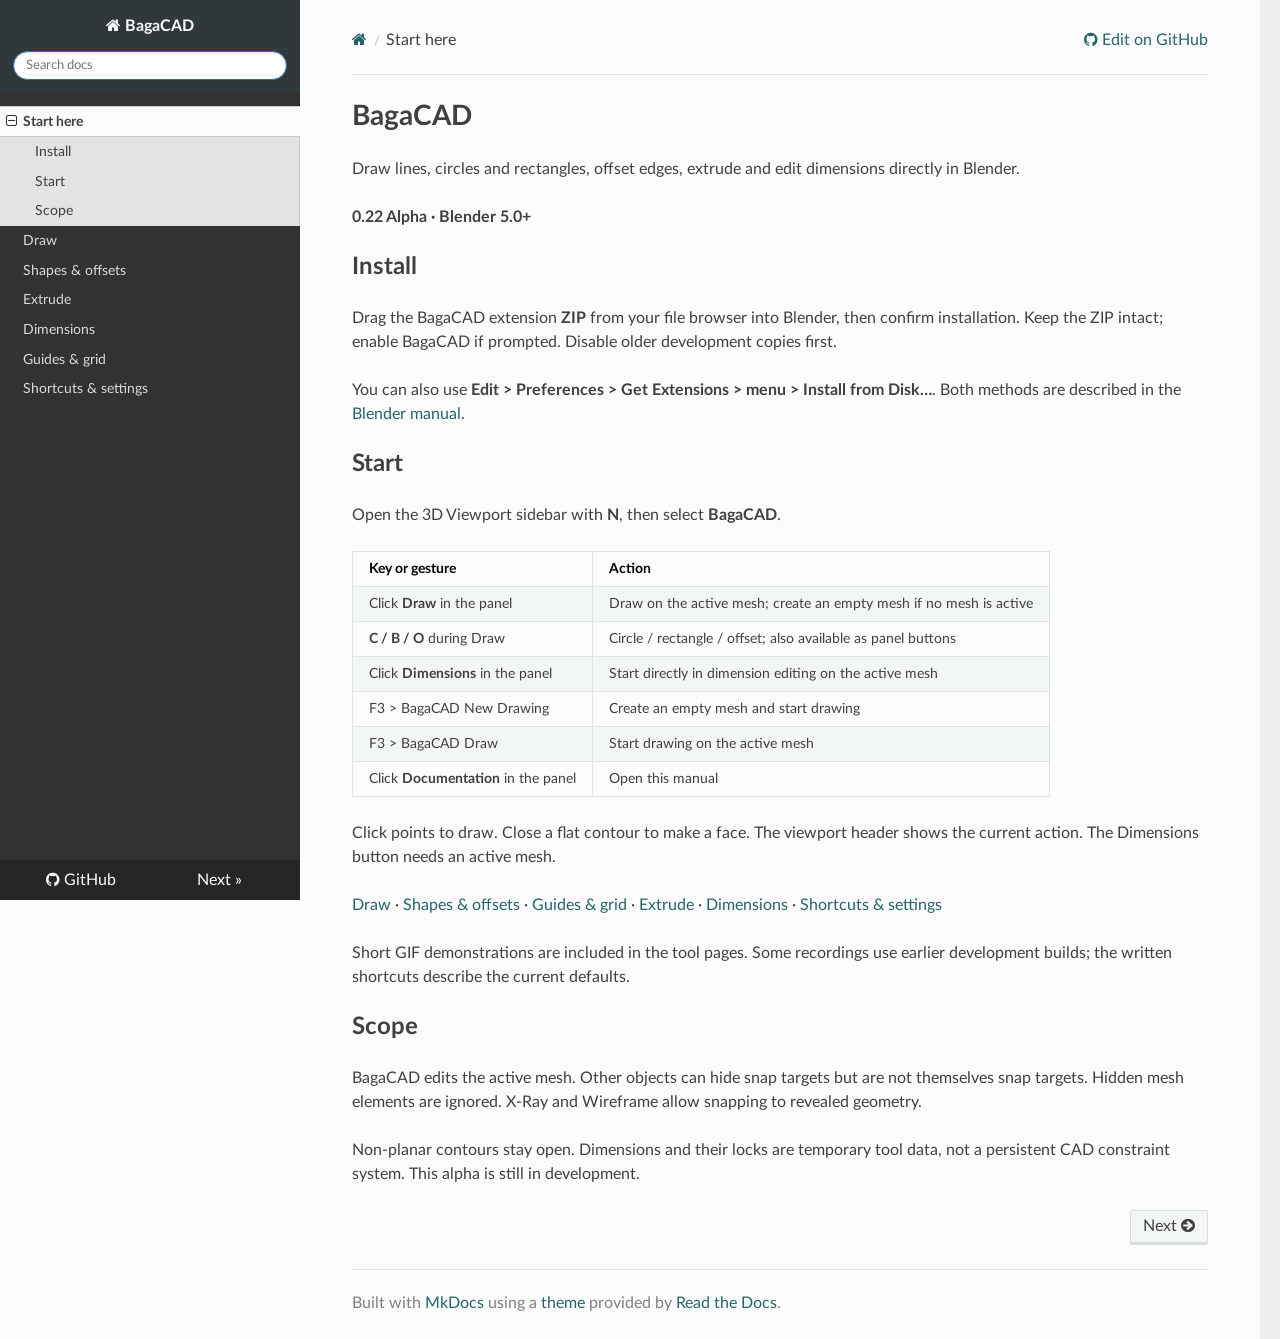
<file: index.html>
<!DOCTYPE html>
<html class="writer-html5" lang="en" >
<head>
    <meta charset="utf-8" />
    <meta http-equiv="X-UA-Compatible" content="IE=edge" />
    <meta name="viewport" content="width=device-width, initial-scale=1.0" /><meta name="description" content="Quick documentation for BagaCAD, a direct drawing tool for Blender." /><link rel="canonical" href="https://antbaga.github.io/BagaCAD_Documentation/" />
      <link rel="shortcut icon" href="img/favicon.ico" />
    <title>BagaCAD</title>
    <link rel="stylesheet" href="css/theme.css" />
    <link rel="stylesheet" href="css/theme_extra.css" />
        <link href="stylesheets/extra.css" rel="stylesheet" />
    
      <script>
        // Current page data
        var mkdocs_page_name = "Start here";
        var mkdocs_page_input_path = "index.md";
        var mkdocs_page_url = "/BagaCAD_Documentation/";
      </script>
    
    <!--[if lt IE 9]>
      <script src="js/html5shiv.min.js"></script>
    <![endif]--> 
</head>

<body class="wy-body-for-nav" role="document">

  <div class="wy-grid-for-nav">
    <nav data-toggle="wy-nav-shift" class="wy-nav-side stickynav">
    <div class="wy-side-scroll">
      <div class="wy-side-nav-search">
          <a href="." class="icon icon-home"> BagaCAD
        </a><div role="search">
  <form id ="rtd-search-form" class="wy-form" action="./search.html" method="get">
      <input type="text" name="q" placeholder="Search docs" aria-label="Search docs" title="Type search term here" />
  </form>
</div>
      </div>

      <div class="wy-menu wy-menu-vertical" data-spy="affix" role="navigation" aria-label="Navigation menu">
              <ul class="current">
                <li class="toctree-l1 current"><a class="reference internal current" href="#">Start here</a>
    <ul class="current">
    <li class="toctree-l2"><a class="reference internal" href="#install">Install</a>
    </li>
    <li class="toctree-l2"><a class="reference internal" href="#start">Start</a>
    </li>
    <li class="toctree-l2"><a class="reference internal" href="#scope">Scope</a>
    </li>
    </ul>
                </li>
              </ul>
              <ul>
                <li class="toctree-l1"><a class="reference internal" href="draw/">Draw</a>
                </li>
              </ul>
              <ul>
                <li class="toctree-l1"><a class="reference internal" href="shapes/">Shapes & offsets</a>
                </li>
              </ul>
              <ul>
                <li class="toctree-l1"><a class="reference internal" href="extrude/">Extrude</a>
                </li>
              </ul>
              <ul>
                <li class="toctree-l1"><a class="reference internal" href="dimensions/">Dimensions</a>
                </li>
              </ul>
              <ul>
                <li class="toctree-l1"><a class="reference internal" href="guides-grid/">Guides & grid</a>
                </li>
              </ul>
              <ul>
                <li class="toctree-l1"><a class="reference internal" href="shortcuts/">Shortcuts & settings</a>
                </li>
              </ul>
      </div>
    </div>
    </nav>

    <section data-toggle="wy-nav-shift" class="wy-nav-content-wrap">
      <nav class="wy-nav-top" role="navigation" aria-label="Mobile navigation menu">
          <i data-toggle="wy-nav-top" class="fa fa-bars"></i>
          <a href=".">BagaCAD</a>
        
      </nav>
      <div class="wy-nav-content">
        <div class="rst-content"><div role="navigation" aria-label="breadcrumbs navigation">
  <ul class="wy-breadcrumbs">
    <li><a href="." class="icon icon-home" aria-label="Docs"></a></li>
      <li class="breadcrumb-item active">Start here</li>
    <li class="wy-breadcrumbs-aside">
          <a href="https://github.com/antbaga/BagaCAD_Documentation/edit/main/docs/index.md" class="icon icon-github"> Edit on GitHub</a>
    </li>
  </ul>
  <hr/>
</div>
          <div role="main" class="document" itemscope="itemscope" itemtype="http://schema.org/Article">
            <div class="section" itemprop="articleBody">
              
                <h1 id="bagacad">BagaCAD</h1>
<p>Draw lines, circles and rectangles, offset edges, extrude and edit dimensions directly in Blender.</p>
<p><strong>0.22 Alpha · Blender 5.0+</strong></p>
<h2 id="install">Install</h2>
<p>Drag the BagaCAD extension <strong>ZIP</strong> from your file browser into Blender, then confirm installation. Keep the ZIP intact; enable BagaCAD if prompted. Disable older development copies first.</p>
<p>You can also use <strong>Edit &gt; Preferences &gt; Get Extensions &gt; menu &gt; Install from Disk…</strong>. Both methods are described in the <a href="https://docs.blender.org/manual/en/5.0/editors/preferences/extensions.html">Blender manual</a>.</p>
<h2 id="start">Start</h2>
<p>Open the 3D Viewport sidebar with <strong>N</strong>, then select <strong>BagaCAD</strong>.</p>
<table>
<thead>
<tr>
<th>Key or gesture</th>
<th>Action</th>
</tr>
</thead>
<tbody>
<tr>
<td>Click <strong>Draw</strong> in the panel</td>
<td>Draw on the active mesh; create an empty mesh if no mesh is active</td>
</tr>
<tr>
<td><strong>C / B / O</strong> during Draw</td>
<td>Circle / rectangle / offset; also available as panel buttons</td>
</tr>
<tr>
<td>Click <strong>Dimensions</strong> in the panel</td>
<td>Start directly in dimension editing on the active mesh</td>
</tr>
<tr>
<td>F3 &gt; BagaCAD New Drawing</td>
<td>Create an empty mesh and start drawing</td>
</tr>
<tr>
<td>F3 &gt; BagaCAD Draw</td>
<td>Start drawing on the active mesh</td>
</tr>
<tr>
<td>Click <strong>Documentation</strong> in the panel</td>
<td>Open this manual</td>
</tr>
</tbody>
</table>
<p>Click points to draw. Close a flat contour to make a face. The viewport header shows the current action. The Dimensions button needs an active mesh.</p>
<p><a href="draw/">Draw</a> · <a href="shapes/">Shapes &amp; offsets</a> · <a href="guides-grid/">Guides &amp; grid</a> · <a href="extrude/">Extrude</a> · <a href="dimensions/">Dimensions</a> · <a href="shortcuts/">Shortcuts &amp; settings</a></p>
<p>Short GIF demonstrations are included in the tool pages. Some recordings use earlier development builds; the written shortcuts describe the current defaults.</p>
<h2 id="scope">Scope</h2>
<p>BagaCAD edits the active mesh. Other objects can hide snap targets but are not themselves snap targets. Hidden mesh elements are ignored. X-Ray and Wireframe allow snapping to revealed geometry.</p>
<p>Non-planar contours stay open. Dimensions and their locks are temporary tool data, not a persistent CAD constraint system. This alpha is still in development.</p>
              
            </div>
          </div><footer>
    <div class="rst-footer-buttons" role="navigation" aria-label="Footer Navigation">
        <a href="draw/" class="btn btn-neutral float-right" title="Draw">Next <span class="icon icon-circle-arrow-right"></span></a>
    </div>

  <hr/>

  <div role="contentinfo">
    <!-- Copyright etc -->
  </div>

  Built with <a href="https://www.mkdocs.org/">MkDocs</a> using a <a href="https://github.com/readthedocs/sphinx_rtd_theme">theme</a> provided by <a href="https://readthedocs.org">Read the Docs</a>.
</footer>
          
        </div>
      </div>

    </section>

  </div>

  <div class="rst-versions" role="note" aria-label="Versions">
  <span class="rst-current-version" data-toggle="rst-current-version">
    
        <span>
          <a href="https://github.com/antbaga/BagaCAD_Documentation" class="fa fa-github" style="color: #fcfcfc"> GitHub</a>
        </span>
    
    
    
      <span><a href="draw/" style="color: #fcfcfc">Next &raquo;</a></span>
    
  </span>
</div>
    <script src="js/jquery-3.6.0.min.js"></script>
    <script>var base_url = ".";</script>
    <script src="js/theme_extra.js"></script>
    <script src="js/theme.js"></script>
      <script src="search/main.js"></script>
    <script>
        jQuery(function () {
            SphinxRtdTheme.Navigation.enable(true);
        });
    </script>

</body>
</html>

<!--
MkDocs version : 1.6.1
Build Date UTC : 2026-10-30 10:22:18.379302+00:00
-->
</file>
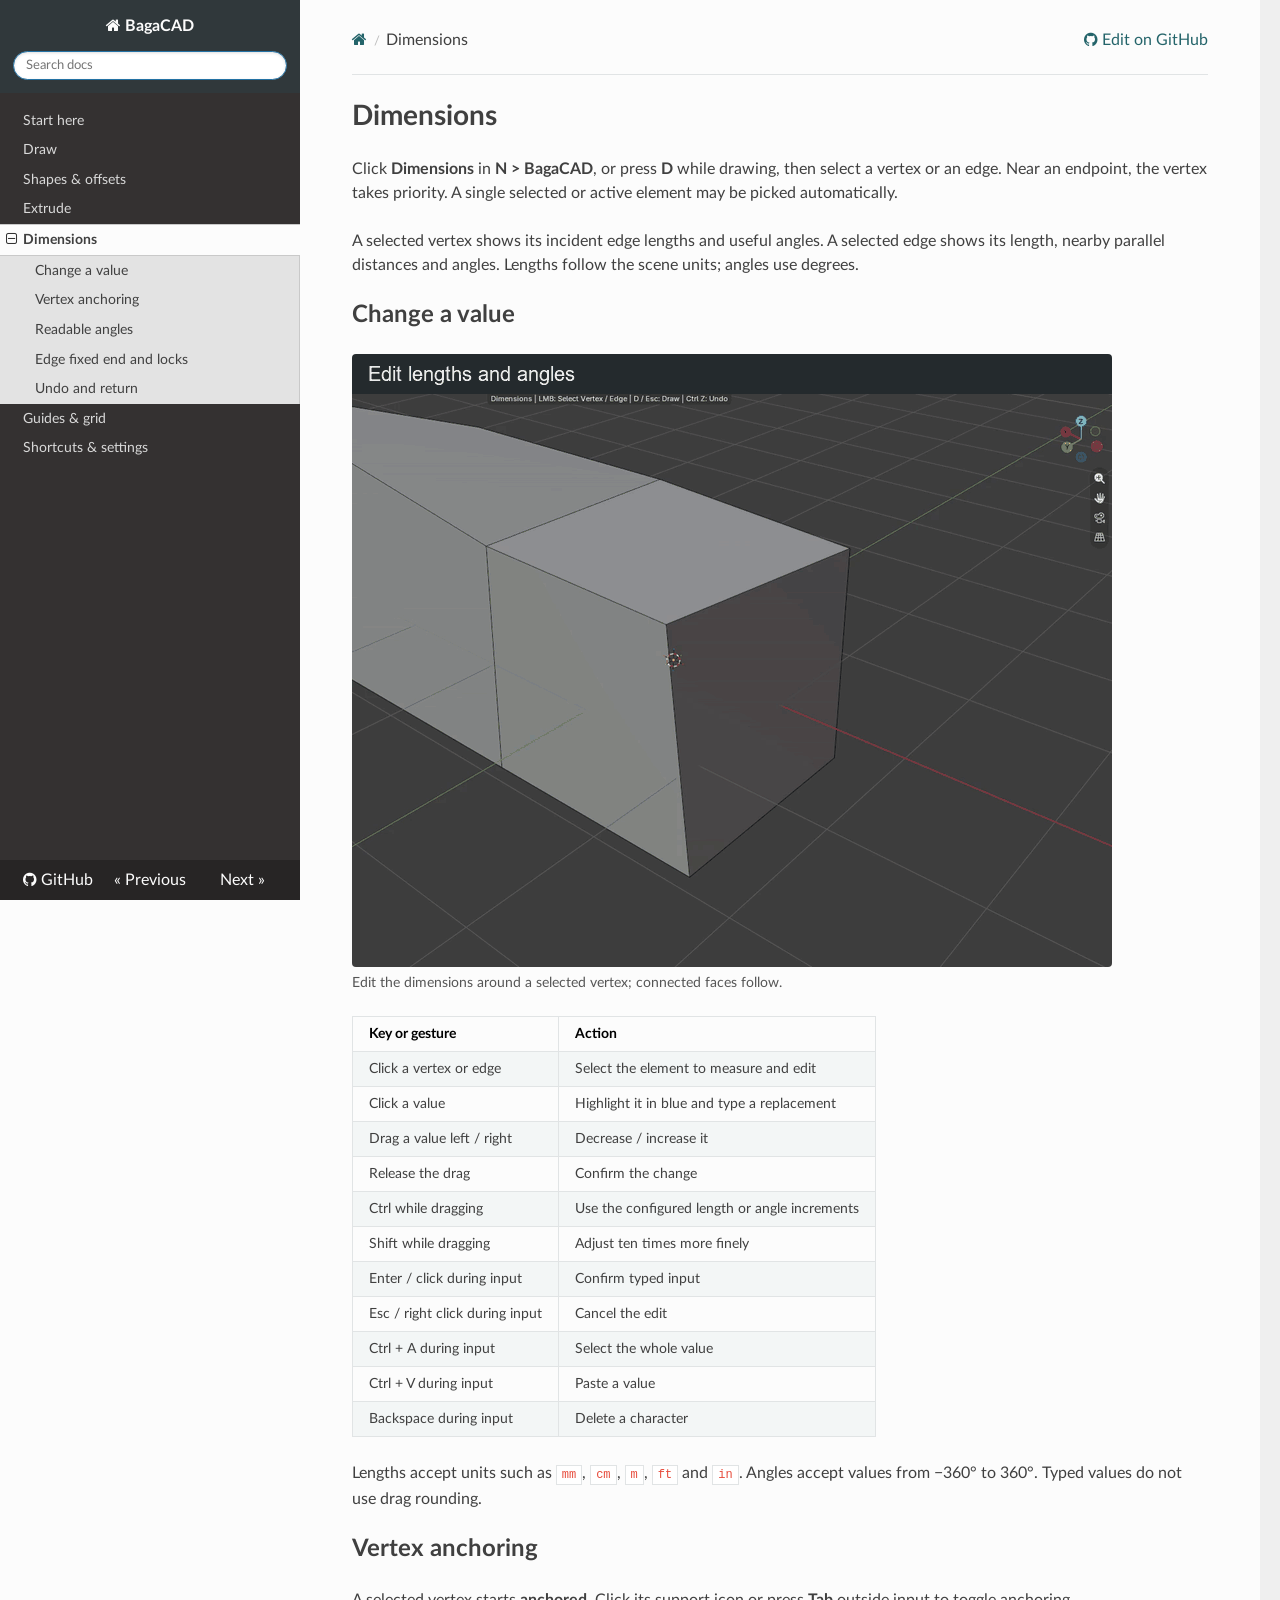
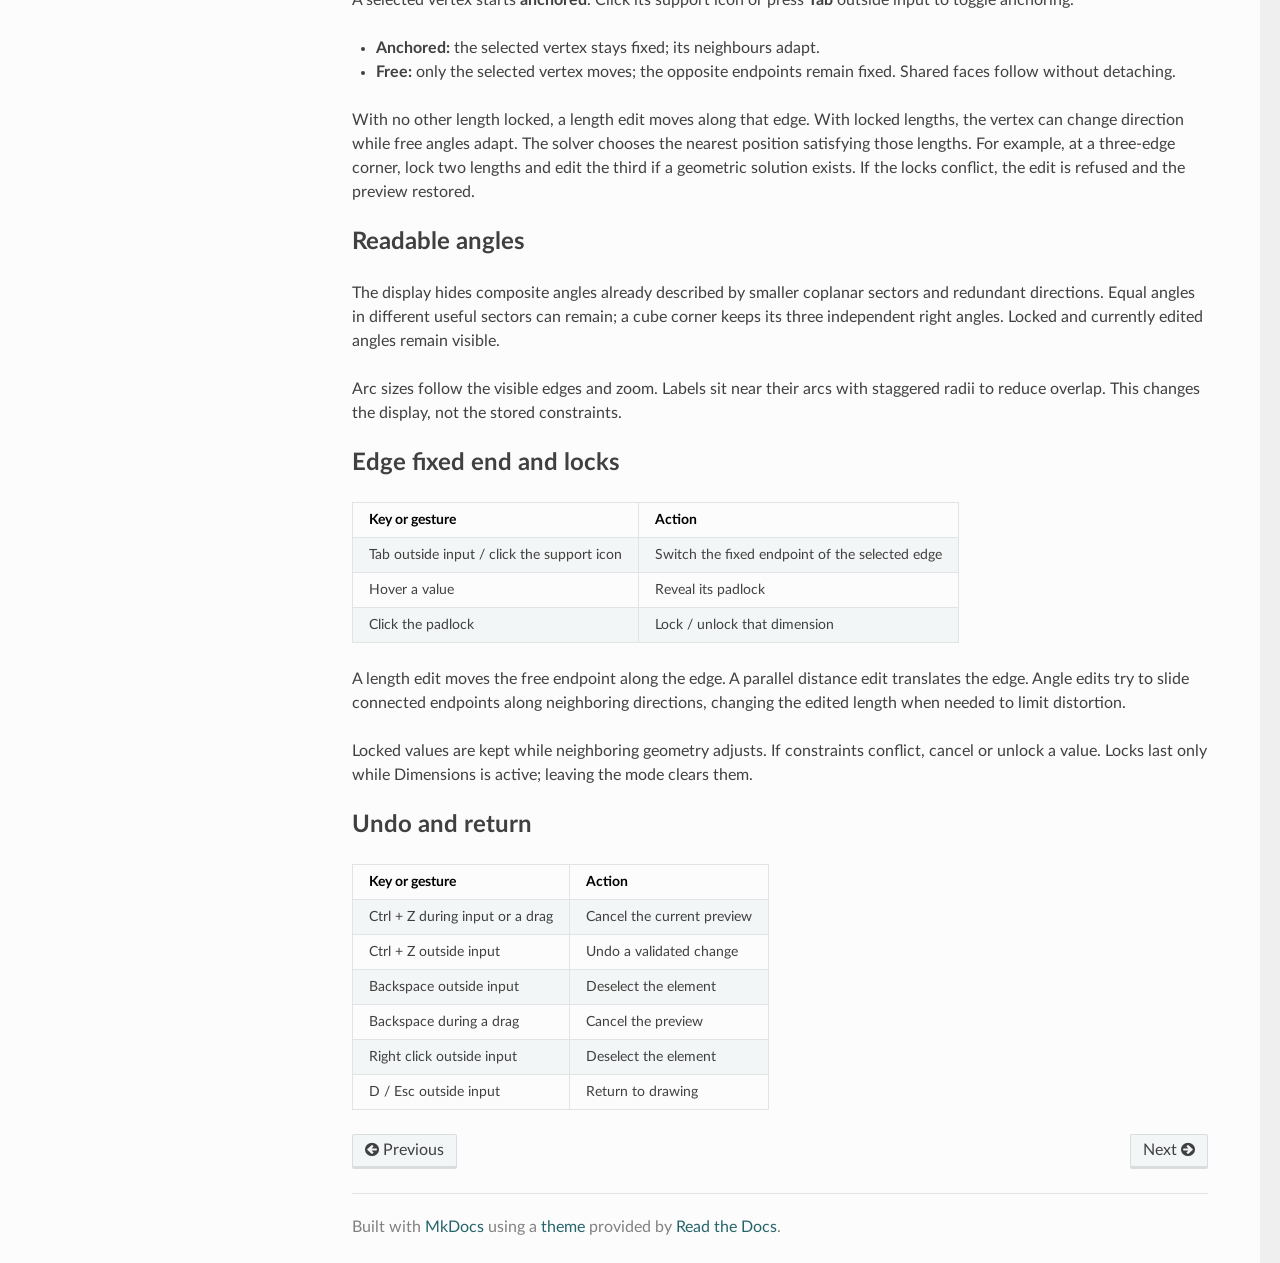
<file: dimensions/index.html>
<!DOCTYPE html>
<html class="writer-html5" lang="en" >
<head>
    <meta charset="utf-8" />
    <meta http-equiv="X-UA-Compatible" content="IE=edge" />
    <meta name="viewport" content="width=device-width, initial-scale=1.0" /><link rel="canonical" href="https://antbaga.github.io/BagaCAD_Documentation/dimensions/" />
      <link rel="shortcut icon" href="../img/favicon.ico" />
    <title>Dimensions - BagaCAD</title>
    <link rel="stylesheet" href="../css/theme.css" />
    <link rel="stylesheet" href="../css/theme_extra.css" />
        <link href="../stylesheets/extra.css" rel="stylesheet" />
    
      <script>
        // Current page data
        var mkdocs_page_name = "Dimensions";
        var mkdocs_page_input_path = "dimensions.md";
        var mkdocs_page_url = "/BagaCAD_Documentation/dimensions/";
      </script>
    
    <!--[if lt IE 9]>
      <script src="../js/html5shiv.min.js"></script>
    <![endif]--> 
</head>

<body class="wy-body-for-nav" role="document">

  <div class="wy-grid-for-nav">
    <nav data-toggle="wy-nav-shift" class="wy-nav-side stickynav">
    <div class="wy-side-scroll">
      <div class="wy-side-nav-search">
          <a href=".." class="icon icon-home"> BagaCAD
        </a><div role="search">
  <form id ="rtd-search-form" class="wy-form" action="../search.html" method="get">
      <input type="text" name="q" placeholder="Search docs" aria-label="Search docs" title="Type search term here" />
  </form>
</div>
      </div>

      <div class="wy-menu wy-menu-vertical" data-spy="affix" role="navigation" aria-label="Navigation menu">
              <ul>
                <li class="toctree-l1"><a class="reference internal" href="..">Start here</a>
                </li>
              </ul>
              <ul>
                <li class="toctree-l1"><a class="reference internal" href="../draw/">Draw</a>
                </li>
              </ul>
              <ul>
                <li class="toctree-l1"><a class="reference internal" href="../shapes/">Shapes & offsets</a>
                </li>
              </ul>
              <ul>
                <li class="toctree-l1"><a class="reference internal" href="../extrude/">Extrude</a>
                </li>
              </ul>
              <ul class="current">
                <li class="toctree-l1 current"><a class="reference internal current" href="#">Dimensions</a>
    <ul class="current">
    <li class="toctree-l2"><a class="reference internal" href="#change-a-value">Change a value</a>
    </li>
    <li class="toctree-l2"><a class="reference internal" href="#vertex-anchoring">Vertex anchoring</a>
    </li>
    <li class="toctree-l2"><a class="reference internal" href="#readable-angles">Readable angles</a>
    </li>
    <li class="toctree-l2"><a class="reference internal" href="#edge-fixed-end-and-locks">Edge fixed end and locks</a>
    </li>
    <li class="toctree-l2"><a class="reference internal" href="#undo-and-return">Undo and return</a>
    </li>
    </ul>
                </li>
              </ul>
              <ul>
                <li class="toctree-l1"><a class="reference internal" href="../guides-grid/">Guides & grid</a>
                </li>
              </ul>
              <ul>
                <li class="toctree-l1"><a class="reference internal" href="../shortcuts/">Shortcuts & settings</a>
                </li>
              </ul>
      </div>
    </div>
    </nav>

    <section data-toggle="wy-nav-shift" class="wy-nav-content-wrap">
      <nav class="wy-nav-top" role="navigation" aria-label="Mobile navigation menu">
          <i data-toggle="wy-nav-top" class="fa fa-bars"></i>
          <a href="..">BagaCAD</a>
        
      </nav>
      <div class="wy-nav-content">
        <div class="rst-content"><div role="navigation" aria-label="breadcrumbs navigation">
  <ul class="wy-breadcrumbs">
    <li><a href=".." class="icon icon-home" aria-label="Docs"></a></li>
      <li class="breadcrumb-item active">Dimensions</li>
    <li class="wy-breadcrumbs-aside">
          <a href="https://github.com/antbaga/BagaCAD_Documentation/edit/main/docs/dimensions.md" class="icon icon-github"> Edit on GitHub</a>
    </li>
  </ul>
  <hr/>
</div>
          <div role="main" class="document" itemscope="itemscope" itemtype="http://schema.org/Article">
            <div class="section" itemprop="articleBody">
              
                <h1 id="dimensions">Dimensions</h1>
<p>Click <strong>Dimensions</strong> in <strong>N &gt; BagaCAD</strong>, or press <strong>D</strong> while drawing, then select a vertex or an edge. Near an endpoint, the vertex takes priority. A single selected or active element may be picked automatically.</p>
<p>A selected vertex shows its incident edge lengths and useful angles. A selected edge shows its length, nearby parallel distances and angles. Lengths follow the scene units; angles use degrees.</p>
<h2 id="change-a-value">Change a value</h2>
<figure class="demo">
  <img src="../assets/gifs/edit-dimensions.gif" alt="Edit the dimensions around a selected vertex; connected faces follow." loading="lazy" width="760">
  <figcaption>Edit the dimensions around a selected vertex; connected faces follow.</figcaption>
</figure>

<table>
<thead>
<tr>
<th>Key or gesture</th>
<th>Action</th>
</tr>
</thead>
<tbody>
<tr>
<td>Click a vertex or edge</td>
<td>Select the element to measure and edit</td>
</tr>
<tr>
<td>Click a value</td>
<td>Highlight it in blue and type a replacement</td>
</tr>
<tr>
<td>Drag a value left / right</td>
<td>Decrease / increase it</td>
</tr>
<tr>
<td>Release the drag</td>
<td>Confirm the change</td>
</tr>
<tr>
<td>Ctrl while dragging</td>
<td>Use the configured length or angle increments</td>
</tr>
<tr>
<td>Shift while dragging</td>
<td>Adjust ten times more finely</td>
</tr>
<tr>
<td>Enter / click during input</td>
<td>Confirm typed input</td>
</tr>
<tr>
<td>Esc / right click during input</td>
<td>Cancel the edit</td>
</tr>
<tr>
<td>Ctrl + A during input</td>
<td>Select the whole value</td>
</tr>
<tr>
<td>Ctrl + V during input</td>
<td>Paste a value</td>
</tr>
<tr>
<td>Backspace during input</td>
<td>Delete a character</td>
</tr>
</tbody>
</table>
<p>Lengths accept units such as <code>mm</code>, <code>cm</code>, <code>m</code>, <code>ft</code> and <code>in</code>. Angles accept values from −360° to 360°. Typed values do not use drag rounding.</p>
<h2 id="vertex-anchoring">Vertex anchoring</h2>
<p>A selected vertex starts <strong>anchored</strong>. Click its support icon or press <strong>Tab</strong> outside input to toggle anchoring.</p>
<ul>
<li><strong>Anchored:</strong> the selected vertex stays fixed; its neighbours adapt.</li>
<li><strong>Free:</strong> only the selected vertex moves; the opposite endpoints remain fixed. Shared faces follow without detaching.</li>
</ul>
<p>With no other length locked, a length edit moves along that edge. With locked lengths, the vertex can change direction while free angles adapt. The solver chooses the nearest position satisfying those lengths. For example, at a three-edge corner, lock two lengths and edit the third if a geometric solution exists. If the locks conflict, the edit is refused and the preview restored.</p>
<h2 id="readable-angles">Readable angles</h2>
<p>The display hides composite angles already described by smaller coplanar sectors and redundant directions. Equal angles in different useful sectors can remain; a cube corner keeps its three independent right angles. Locked and currently edited angles remain visible.</p>
<p>Arc sizes follow the visible edges and zoom. Labels sit near their arcs with staggered radii to reduce overlap. This changes the display, not the stored constraints.</p>
<h2 id="edge-fixed-end-and-locks">Edge fixed end and locks</h2>
<table>
<thead>
<tr>
<th>Key or gesture</th>
<th>Action</th>
</tr>
</thead>
<tbody>
<tr>
<td>Tab outside input / click the support icon</td>
<td>Switch the fixed endpoint of the selected edge</td>
</tr>
<tr>
<td>Hover a value</td>
<td>Reveal its padlock</td>
</tr>
<tr>
<td>Click the padlock</td>
<td>Lock / unlock that dimension</td>
</tr>
</tbody>
</table>
<p>A length edit moves the free endpoint along the edge. A parallel distance edit translates the edge. Angle edits try to slide connected endpoints along neighboring directions, changing the edited length when needed to limit distortion.</p>
<p>Locked values are kept while neighboring geometry adjusts. If constraints conflict, cancel or unlock a value. Locks last only while Dimensions is active; leaving the mode clears them.</p>
<h2 id="undo-and-return">Undo and return</h2>
<table>
<thead>
<tr>
<th>Key or gesture</th>
<th>Action</th>
</tr>
</thead>
<tbody>
<tr>
<td>Ctrl + Z during input or a drag</td>
<td>Cancel the current preview</td>
</tr>
<tr>
<td>Ctrl + Z outside input</td>
<td>Undo a validated change</td>
</tr>
<tr>
<td>Backspace outside input</td>
<td>Deselect the element</td>
</tr>
<tr>
<td>Backspace during a drag</td>
<td>Cancel the preview</td>
</tr>
<tr>
<td>Right click outside input</td>
<td>Deselect the element</td>
</tr>
<tr>
<td>D / Esc outside input</td>
<td>Return to drawing</td>
</tr>
</tbody>
</table>
              
            </div>
          </div><footer>
    <div class="rst-footer-buttons" role="navigation" aria-label="Footer Navigation">
        <a href="../extrude/" class="btn btn-neutral float-left" title="Extrude"><span class="icon icon-circle-arrow-left"></span> Previous</a>
        <a href="../guides-grid/" class="btn btn-neutral float-right" title="Guides & grid">Next <span class="icon icon-circle-arrow-right"></span></a>
    </div>

  <hr/>

  <div role="contentinfo">
    <!-- Copyright etc -->
  </div>

  Built with <a href="https://www.mkdocs.org/">MkDocs</a> using a <a href="https://github.com/readthedocs/sphinx_rtd_theme">theme</a> provided by <a href="https://readthedocs.org">Read the Docs</a>.
</footer>
          
        </div>
      </div>

    </section>

  </div>

  <div class="rst-versions" role="note" aria-label="Versions">
  <span class="rst-current-version" data-toggle="rst-current-version">
    
        <span>
          <a href="https://github.com/antbaga/BagaCAD_Documentation" class="fa fa-github" style="color: #fcfcfc"> GitHub</a>
        </span>
    
    
      <span><a href="../extrude/" style="color: #fcfcfc">&laquo; Previous</a></span>
    
    
      <span><a href="../guides-grid/" style="color: #fcfcfc">Next &raquo;</a></span>
    
  </span>
</div>
    <script src="../js/jquery-3.6.0.min.js"></script>
    <script>var base_url = "..";</script>
    <script src="../js/theme_extra.js"></script>
    <script src="../js/theme.js"></script>
      <script src="../search/main.js"></script>
    <script>
        jQuery(function () {
            SphinxRtdTheme.Navigation.enable(true);
        });
    </script>

</body>
</html>
</file>
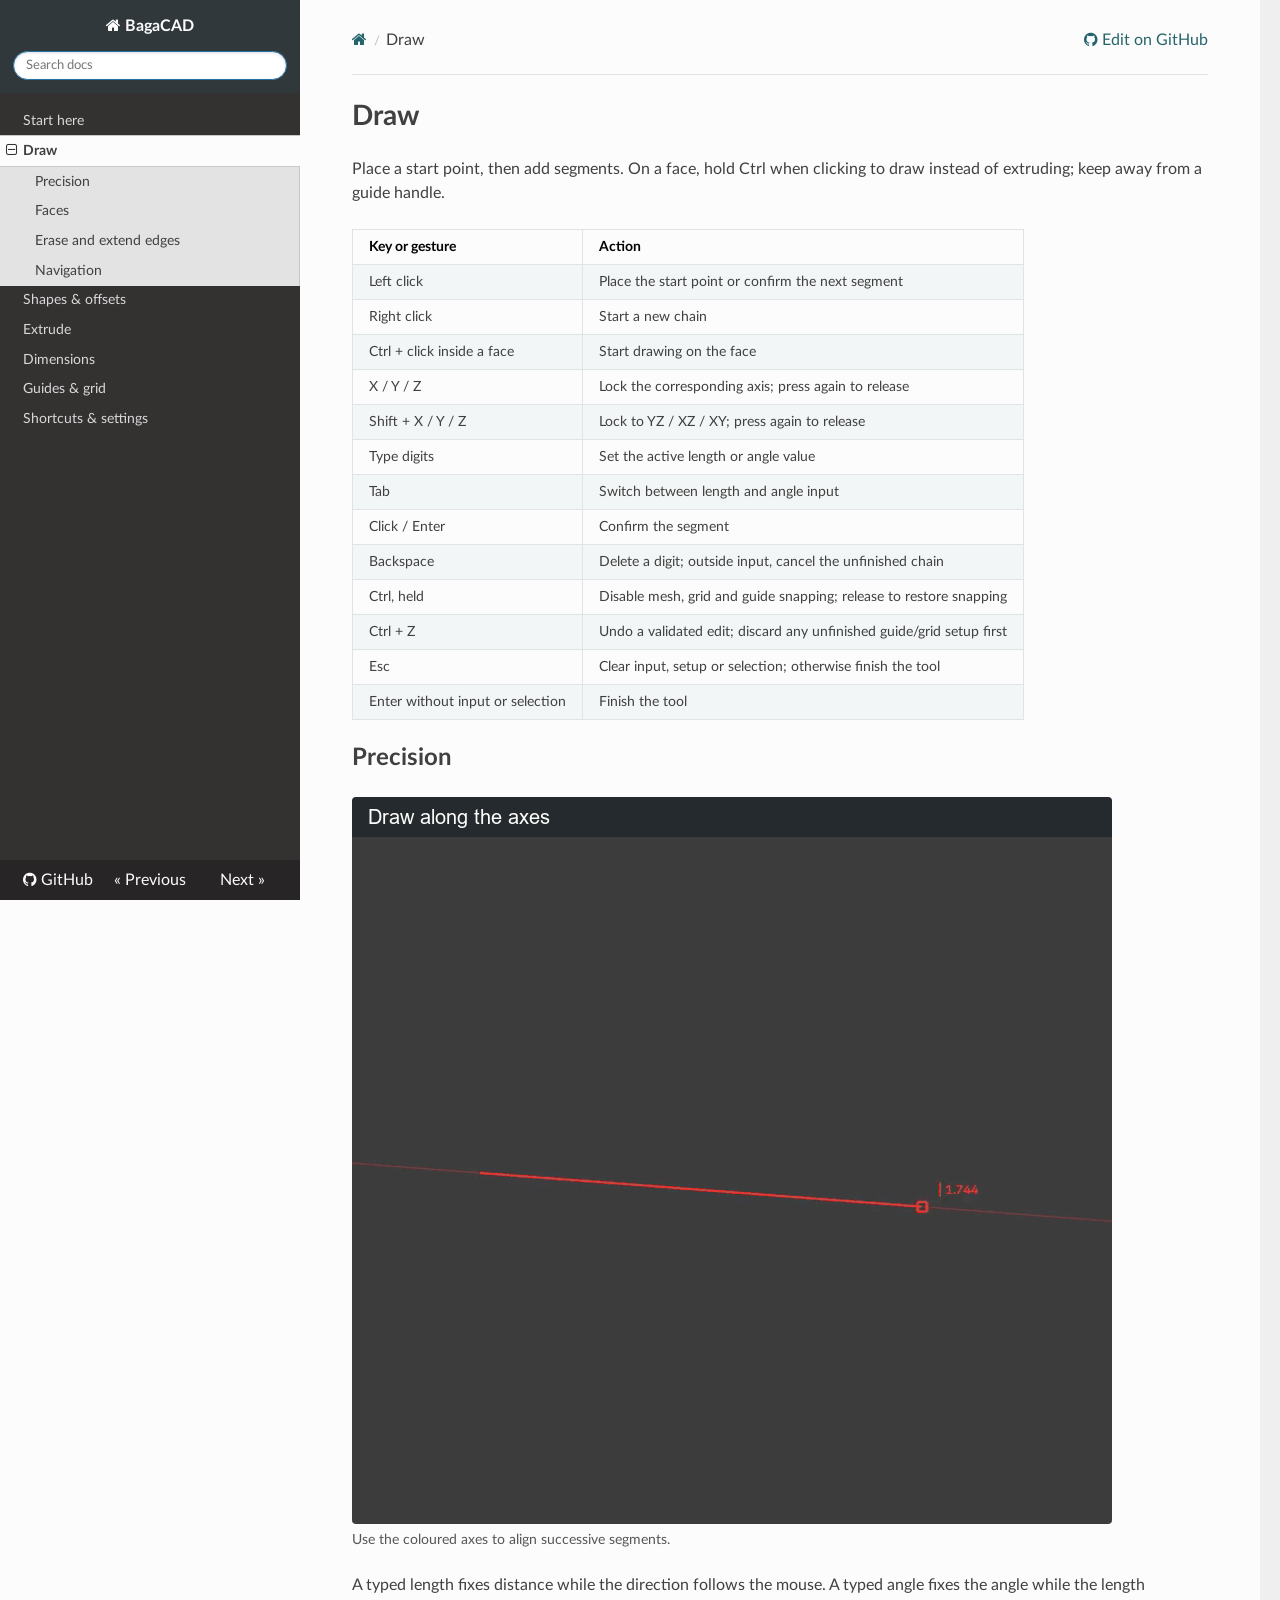
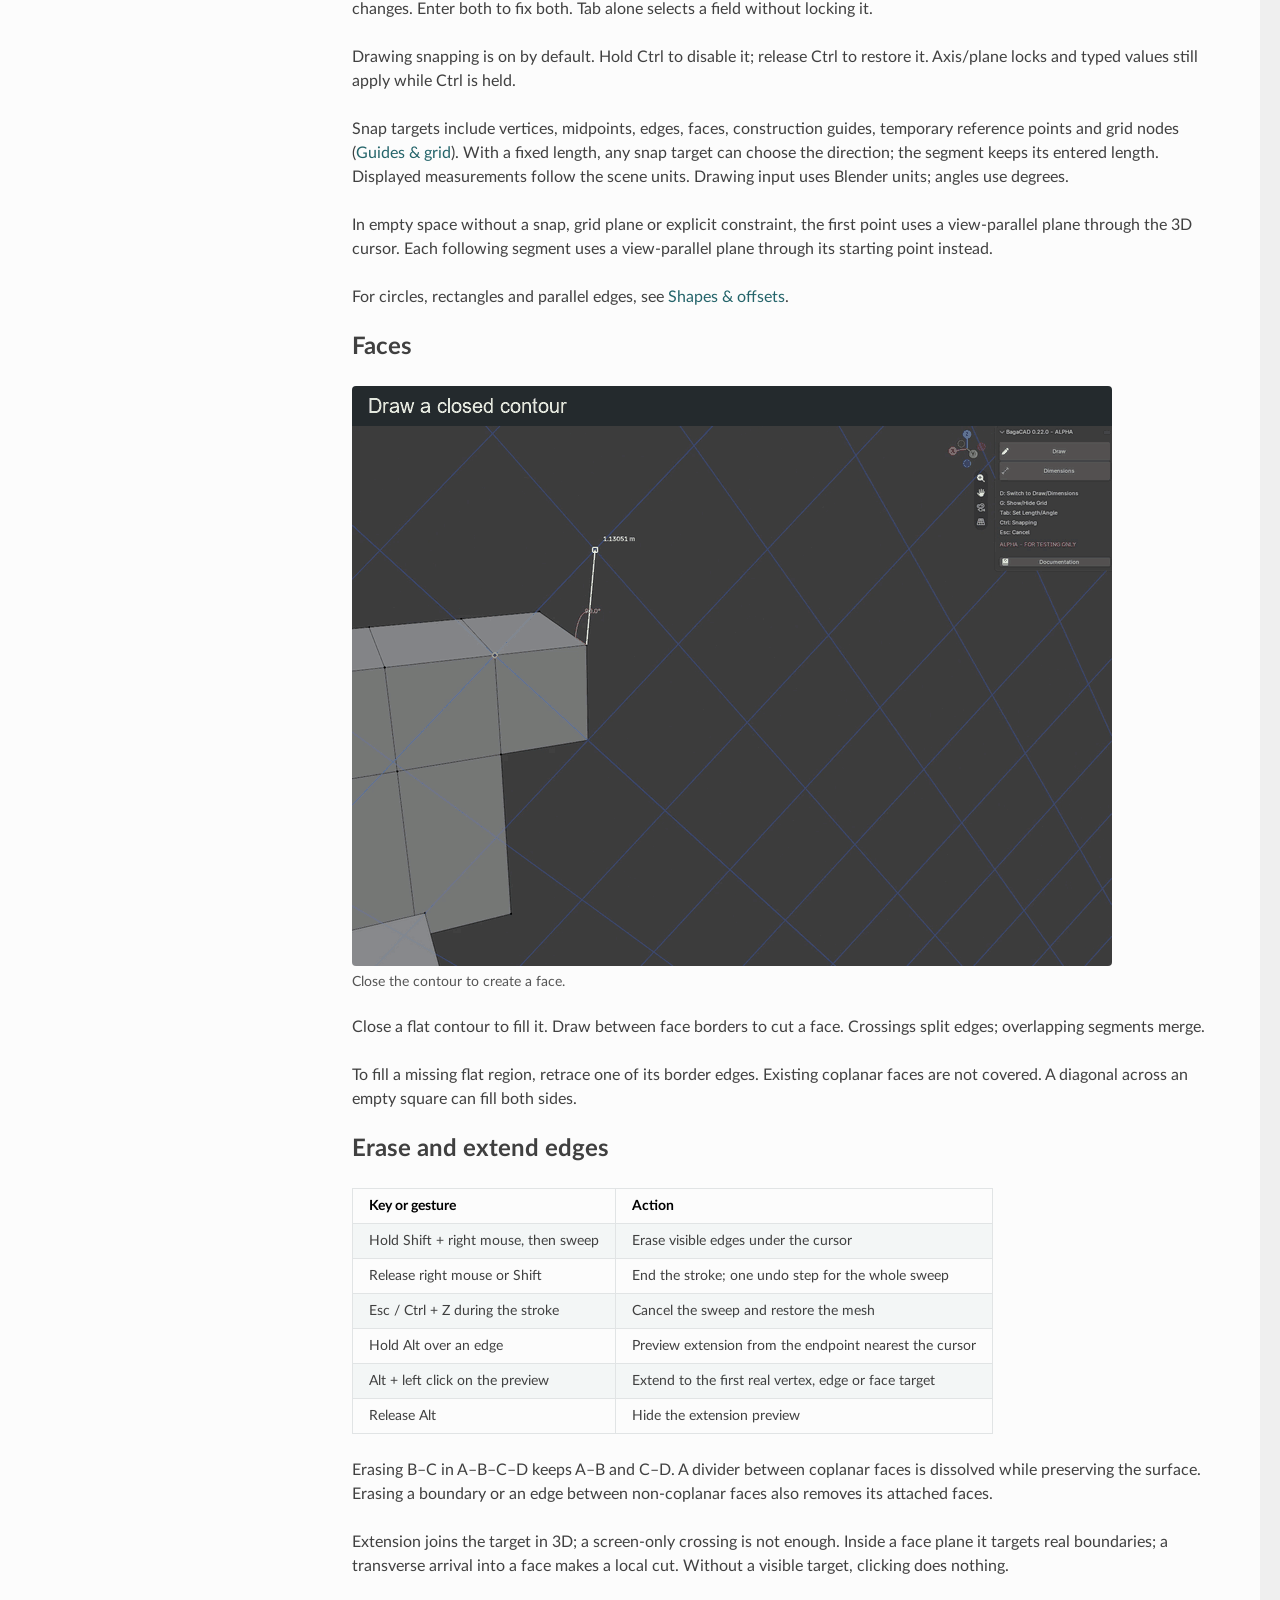
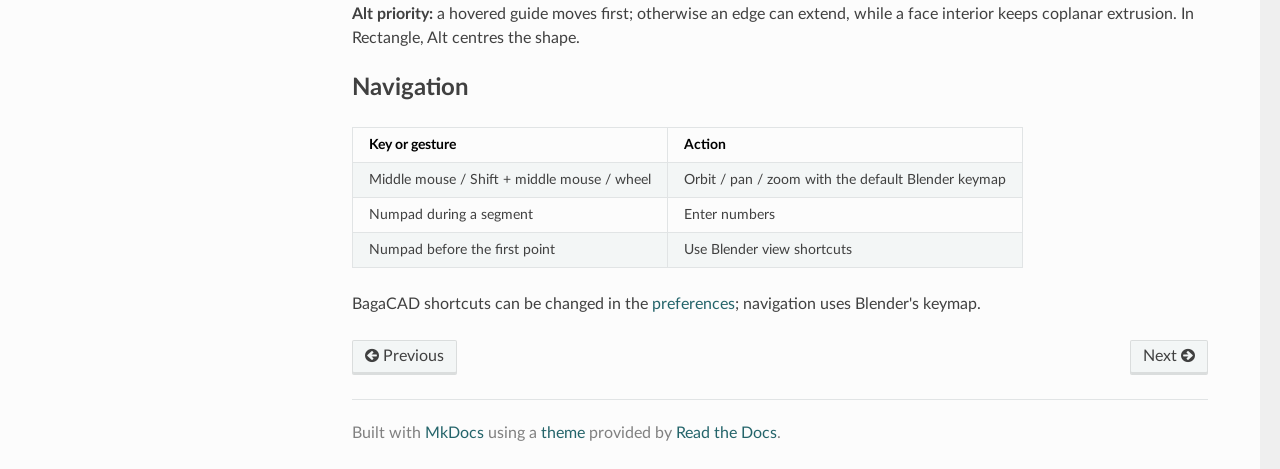
<file: draw/index.html>
<!DOCTYPE html>
<html class="writer-html5" lang="en" >
<head>
    <meta charset="utf-8" />
    <meta http-equiv="X-UA-Compatible" content="IE=edge" />
    <meta name="viewport" content="width=device-width, initial-scale=1.0" /><link rel="canonical" href="https://antbaga.github.io/BagaCAD_Documentation/draw/" />
      <link rel="shortcut icon" href="../img/favicon.ico" />
    <title>Draw - BagaCAD</title>
    <link rel="stylesheet" href="../css/theme.css" />
    <link rel="stylesheet" href="../css/theme_extra.css" />
        <link href="../stylesheets/extra.css" rel="stylesheet" />
    
      <script>
        // Current page data
        var mkdocs_page_name = "Draw";
        var mkdocs_page_input_path = "draw.md";
        var mkdocs_page_url = "/BagaCAD_Documentation/draw/";
      </script>
    
    <!--[if lt IE 9]>
      <script src="../js/html5shiv.min.js"></script>
    <![endif]--> 
</head>

<body class="wy-body-for-nav" role="document">

  <div class="wy-grid-for-nav">
    <nav data-toggle="wy-nav-shift" class="wy-nav-side stickynav">
    <div class="wy-side-scroll">
      <div class="wy-side-nav-search">
          <a href=".." class="icon icon-home"> BagaCAD
        </a><div role="search">
  <form id ="rtd-search-form" class="wy-form" action="../search.html" method="get">
      <input type="text" name="q" placeholder="Search docs" aria-label="Search docs" title="Type search term here" />
  </form>
</div>
      </div>

      <div class="wy-menu wy-menu-vertical" data-spy="affix" role="navigation" aria-label="Navigation menu">
              <ul>
                <li class="toctree-l1"><a class="reference internal" href="..">Start here</a>
                </li>
              </ul>
              <ul class="current">
                <li class="toctree-l1 current"><a class="reference internal current" href="#">Draw</a>
    <ul class="current">
    <li class="toctree-l2"><a class="reference internal" href="#precision">Precision</a>
    </li>
    <li class="toctree-l2"><a class="reference internal" href="#faces">Faces</a>
    </li>
    <li class="toctree-l2"><a class="reference internal" href="#erase-and-extend-edges">Erase and extend edges</a>
    </li>
    <li class="toctree-l2"><a class="reference internal" href="#navigation">Navigation</a>
    </li>
    </ul>
                </li>
              </ul>
              <ul>
                <li class="toctree-l1"><a class="reference internal" href="../shapes/">Shapes & offsets</a>
                </li>
              </ul>
              <ul>
                <li class="toctree-l1"><a class="reference internal" href="../extrude/">Extrude</a>
                </li>
              </ul>
              <ul>
                <li class="toctree-l1"><a class="reference internal" href="../dimensions/">Dimensions</a>
                </li>
              </ul>
              <ul>
                <li class="toctree-l1"><a class="reference internal" href="../guides-grid/">Guides & grid</a>
                </li>
              </ul>
              <ul>
                <li class="toctree-l1"><a class="reference internal" href="../shortcuts/">Shortcuts & settings</a>
                </li>
              </ul>
      </div>
    </div>
    </nav>

    <section data-toggle="wy-nav-shift" class="wy-nav-content-wrap">
      <nav class="wy-nav-top" role="navigation" aria-label="Mobile navigation menu">
          <i data-toggle="wy-nav-top" class="fa fa-bars"></i>
          <a href="..">BagaCAD</a>
        
      </nav>
      <div class="wy-nav-content">
        <div class="rst-content"><div role="navigation" aria-label="breadcrumbs navigation">
  <ul class="wy-breadcrumbs">
    <li><a href=".." class="icon icon-home" aria-label="Docs"></a></li>
      <li class="breadcrumb-item active">Draw</li>
    <li class="wy-breadcrumbs-aside">
          <a href="https://github.com/antbaga/BagaCAD_Documentation/edit/main/docs/draw.md" class="icon icon-github"> Edit on GitHub</a>
    </li>
  </ul>
  <hr/>
</div>
          <div role="main" class="document" itemscope="itemscope" itemtype="http://schema.org/Article">
            <div class="section" itemprop="articleBody">
              
                <h1 id="draw">Draw</h1>
<p>Place a start point, then add segments. On a face, hold Ctrl when clicking to draw instead of extruding; keep away from a guide handle.</p>
<table>
<thead>
<tr>
<th>Key or gesture</th>
<th>Action</th>
</tr>
</thead>
<tbody>
<tr>
<td>Left click</td>
<td>Place the start point or confirm the next segment</td>
</tr>
<tr>
<td>Right click</td>
<td>Start a new chain</td>
</tr>
<tr>
<td>Ctrl + click inside a face</td>
<td>Start drawing on the face</td>
</tr>
<tr>
<td>X / Y / Z</td>
<td>Lock the corresponding axis; press again to release</td>
</tr>
<tr>
<td>Shift + X / Y / Z</td>
<td>Lock to YZ / XZ / XY; press again to release</td>
</tr>
<tr>
<td>Type digits</td>
<td>Set the active length or angle value</td>
</tr>
<tr>
<td>Tab</td>
<td>Switch between length and angle input</td>
</tr>
<tr>
<td>Click / Enter</td>
<td>Confirm the segment</td>
</tr>
<tr>
<td>Backspace</td>
<td>Delete a digit; outside input, cancel the unfinished chain</td>
</tr>
<tr>
<td>Ctrl, held</td>
<td>Disable mesh, grid and guide snapping; release to restore snapping</td>
</tr>
<tr>
<td>Ctrl + Z</td>
<td>Undo a validated edit; discard any unfinished guide/grid setup first</td>
</tr>
<tr>
<td>Esc</td>
<td>Clear input, setup or selection; otherwise finish the tool</td>
</tr>
<tr>
<td>Enter without input or selection</td>
<td>Finish the tool</td>
</tr>
</tbody>
</table>
<h2 id="precision">Precision</h2>
<figure class="demo">
  <img src="../assets/gifs/axis-drawing.gif" alt="Use the coloured axes to align successive segments." loading="lazy" width="760">
  <figcaption>Use the coloured axes to align successive segments.</figcaption>
</figure>

<p>A typed length fixes distance while the direction follows the mouse. A typed angle fixes the angle while the length changes. Enter both to fix both. Tab alone selects a field without locking it.</p>
<p>Drawing snapping is on by default. Hold Ctrl to disable it; release Ctrl to restore it. Axis/plane locks and typed values still apply while Ctrl is held.</p>
<p>Snap targets include vertices, midpoints, edges, faces, construction guides, temporary reference points and grid nodes (<a href="../guides-grid/">Guides &amp; grid</a>). With a fixed length, any snap target can choose the direction; the segment keeps its entered length. Displayed measurements follow the scene units. Drawing input uses Blender units; angles use degrees.</p>
<p>In empty space without a snap, grid plane or explicit constraint, the first point uses a view-parallel plane through the 3D cursor. Each following segment uses a view-parallel plane through its starting point instead.</p>
<p>For circles, rectangles and parallel edges, see <a href="../shapes/">Shapes &amp; offsets</a>.</p>
<h2 id="faces">Faces</h2>
<figure class="demo">
  <img src="../assets/gifs/draw-close-face.gif" alt="Close the contour to create a face." loading="lazy" width="760">
  <figcaption>Close the contour to create a face.</figcaption>
</figure>

<p>Close a flat contour to fill it. Draw between face borders to cut a face. Crossings split edges; overlapping segments merge.</p>
<p>To fill a missing flat region, retrace one of its border edges. Existing coplanar faces are not covered. A diagonal across an empty square can fill both sides.</p>
<h2 id="erase-and-extend-edges">Erase and extend edges</h2>
<table>
<thead>
<tr>
<th>Key or gesture</th>
<th>Action</th>
</tr>
</thead>
<tbody>
<tr>
<td>Hold Shift + right mouse, then sweep</td>
<td>Erase visible edges under the cursor</td>
</tr>
<tr>
<td>Release right mouse or Shift</td>
<td>End the stroke; one undo step for the whole sweep</td>
</tr>
<tr>
<td>Esc / Ctrl + Z during the stroke</td>
<td>Cancel the sweep and restore the mesh</td>
</tr>
<tr>
<td>Hold Alt over an edge</td>
<td>Preview extension from the endpoint nearest the cursor</td>
</tr>
<tr>
<td>Alt + left click on the preview</td>
<td>Extend to the first real vertex, edge or face target</td>
</tr>
<tr>
<td>Release Alt</td>
<td>Hide the extension preview</td>
</tr>
</tbody>
</table>
<p>Erasing B–C in A–B–C–D keeps A–B and C–D. A divider between coplanar faces is dissolved while preserving the surface. Erasing a boundary or an edge between non-coplanar faces also removes its attached faces.</p>
<p>Extension joins the target in 3D; a screen-only crossing is not enough. Inside a face plane it targets real boundaries; a transverse arrival into a face makes a local cut. Without a visible target, clicking does nothing.</p>
<p><strong>Alt priority:</strong> a hovered guide moves first; otherwise an edge can extend, while a face interior keeps coplanar extrusion. In Rectangle, Alt centres the shape.</p>
<h2 id="navigation">Navigation</h2>
<table>
<thead>
<tr>
<th>Key or gesture</th>
<th>Action</th>
</tr>
</thead>
<tbody>
<tr>
<td>Middle mouse / Shift + middle mouse / wheel</td>
<td>Orbit / pan / zoom with the default Blender keymap</td>
</tr>
<tr>
<td>Numpad during a segment</td>
<td>Enter numbers</td>
</tr>
<tr>
<td>Numpad before the first point</td>
<td>Use Blender view shortcuts</td>
</tr>
</tbody>
</table>
<p>BagaCAD shortcuts can be changed in the <a href="../shortcuts/">preferences</a>; navigation uses Blender's keymap.</p>
              
            </div>
          </div><footer>
    <div class="rst-footer-buttons" role="navigation" aria-label="Footer Navigation">
        <a href=".." class="btn btn-neutral float-left" title="Start here"><span class="icon icon-circle-arrow-left"></span> Previous</a>
        <a href="../shapes/" class="btn btn-neutral float-right" title="Shapes & offsets">Next <span class="icon icon-circle-arrow-right"></span></a>
    </div>

  <hr/>

  <div role="contentinfo">
    <!-- Copyright etc -->
  </div>

  Built with <a href="https://www.mkdocs.org/">MkDocs</a> using a <a href="https://github.com/readthedocs/sphinx_rtd_theme">theme</a> provided by <a href="https://readthedocs.org">Read the Docs</a>.
</footer>
          
        </div>
      </div>

    </section>

  </div>

  <div class="rst-versions" role="note" aria-label="Versions">
  <span class="rst-current-version" data-toggle="rst-current-version">
    
        <span>
          <a href="https://github.com/antbaga/BagaCAD_Documentation" class="fa fa-github" style="color: #fcfcfc"> GitHub</a>
        </span>
    
    
      <span><a href=".." style="color: #fcfcfc">&laquo; Previous</a></span>
    
    
      <span><a href="../shapes/" style="color: #fcfcfc">Next &raquo;</a></span>
    
  </span>
</div>
    <script src="../js/jquery-3.6.0.min.js"></script>
    <script>var base_url = "..";</script>
    <script src="../js/theme_extra.js"></script>
    <script src="../js/theme.js"></script>
      <script src="../search/main.js"></script>
    <script>
        jQuery(function () {
            SphinxRtdTheme.Navigation.enable(true);
        });
    </script>

</body>
</html>
</file>
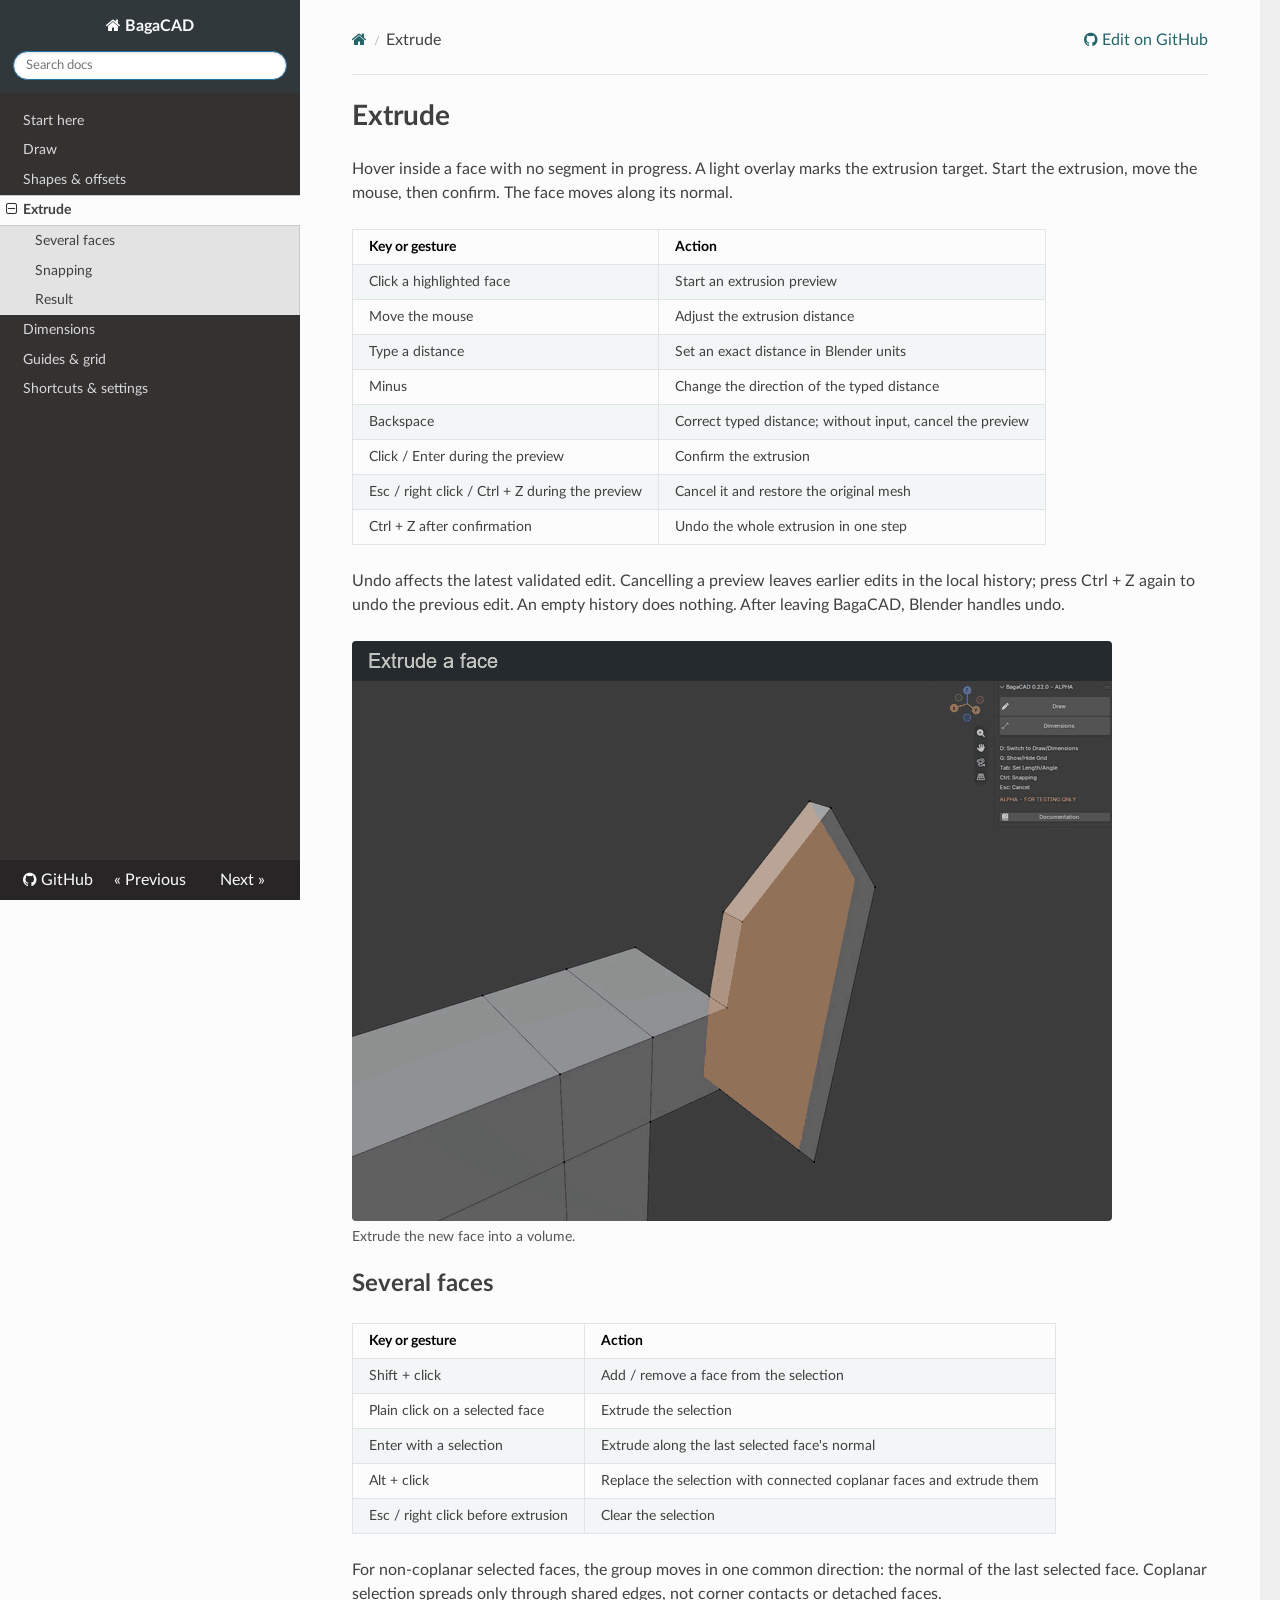
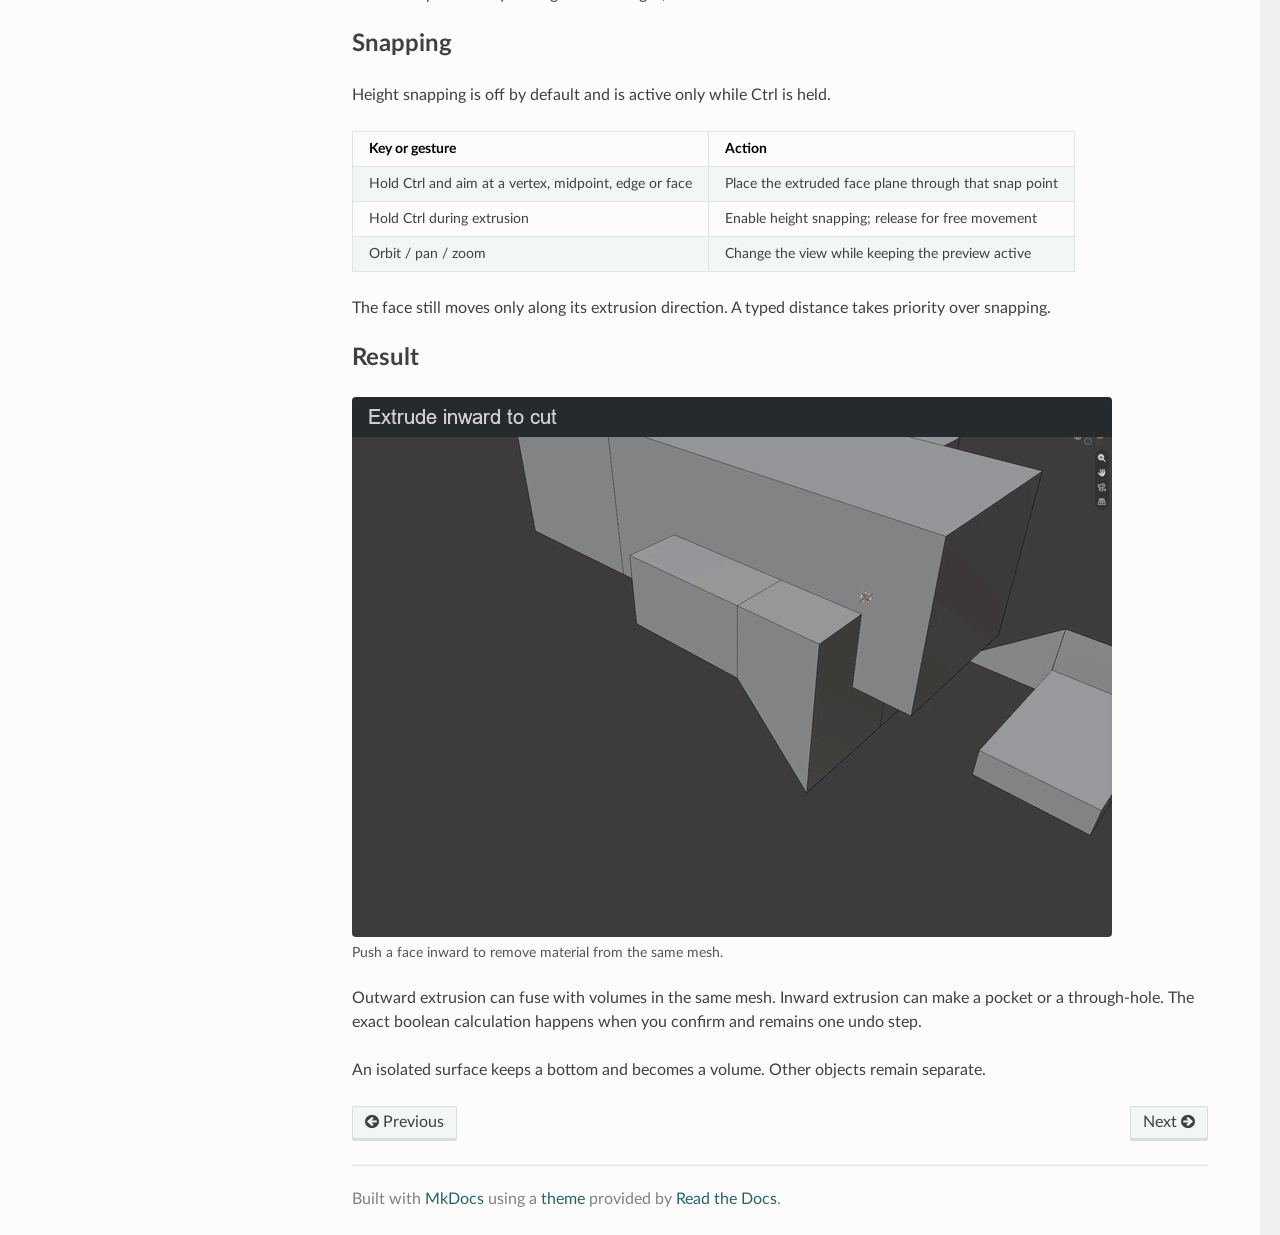
<file: extrude/index.html>
<!DOCTYPE html>
<html class="writer-html5" lang="en" >
<head>
    <meta charset="utf-8" />
    <meta http-equiv="X-UA-Compatible" content="IE=edge" />
    <meta name="viewport" content="width=device-width, initial-scale=1.0" /><link rel="canonical" href="https://antbaga.github.io/BagaCAD_Documentation/extrude/" />
      <link rel="shortcut icon" href="../img/favicon.ico" />
    <title>Extrude - BagaCAD</title>
    <link rel="stylesheet" href="../css/theme.css" />
    <link rel="stylesheet" href="../css/theme_extra.css" />
        <link href="../stylesheets/extra.css" rel="stylesheet" />
    
      <script>
        // Current page data
        var mkdocs_page_name = "Extrude";
        var mkdocs_page_input_path = "extrude.md";
        var mkdocs_page_url = "/BagaCAD_Documentation/extrude/";
      </script>
    
    <!--[if lt IE 9]>
      <script src="../js/html5shiv.min.js"></script>
    <![endif]--> 
</head>

<body class="wy-body-for-nav" role="document">

  <div class="wy-grid-for-nav">
    <nav data-toggle="wy-nav-shift" class="wy-nav-side stickynav">
    <div class="wy-side-scroll">
      <div class="wy-side-nav-search">
          <a href=".." class="icon icon-home"> BagaCAD
        </a><div role="search">
  <form id ="rtd-search-form" class="wy-form" action="../search.html" method="get">
      <input type="text" name="q" placeholder="Search docs" aria-label="Search docs" title="Type search term here" />
  </form>
</div>
      </div>

      <div class="wy-menu wy-menu-vertical" data-spy="affix" role="navigation" aria-label="Navigation menu">
              <ul>
                <li class="toctree-l1"><a class="reference internal" href="..">Start here</a>
                </li>
              </ul>
              <ul>
                <li class="toctree-l1"><a class="reference internal" href="../draw/">Draw</a>
                </li>
              </ul>
              <ul>
                <li class="toctree-l1"><a class="reference internal" href="../shapes/">Shapes & offsets</a>
                </li>
              </ul>
              <ul class="current">
                <li class="toctree-l1 current"><a class="reference internal current" href="#">Extrude</a>
    <ul class="current">
    <li class="toctree-l2"><a class="reference internal" href="#several-faces">Several faces</a>
    </li>
    <li class="toctree-l2"><a class="reference internal" href="#snapping">Snapping</a>
    </li>
    <li class="toctree-l2"><a class="reference internal" href="#result">Result</a>
    </li>
    </ul>
                </li>
              </ul>
              <ul>
                <li class="toctree-l1"><a class="reference internal" href="../dimensions/">Dimensions</a>
                </li>
              </ul>
              <ul>
                <li class="toctree-l1"><a class="reference internal" href="../guides-grid/">Guides & grid</a>
                </li>
              </ul>
              <ul>
                <li class="toctree-l1"><a class="reference internal" href="../shortcuts/">Shortcuts & settings</a>
                </li>
              </ul>
      </div>
    </div>
    </nav>

    <section data-toggle="wy-nav-shift" class="wy-nav-content-wrap">
      <nav class="wy-nav-top" role="navigation" aria-label="Mobile navigation menu">
          <i data-toggle="wy-nav-top" class="fa fa-bars"></i>
          <a href="..">BagaCAD</a>
        
      </nav>
      <div class="wy-nav-content">
        <div class="rst-content"><div role="navigation" aria-label="breadcrumbs navigation">
  <ul class="wy-breadcrumbs">
    <li><a href=".." class="icon icon-home" aria-label="Docs"></a></li>
      <li class="breadcrumb-item active">Extrude</li>
    <li class="wy-breadcrumbs-aside">
          <a href="https://github.com/antbaga/BagaCAD_Documentation/edit/main/docs/extrude.md" class="icon icon-github"> Edit on GitHub</a>
    </li>
  </ul>
  <hr/>
</div>
          <div role="main" class="document" itemscope="itemscope" itemtype="http://schema.org/Article">
            <div class="section" itemprop="articleBody">
              
                <h1 id="extrude">Extrude</h1>
<p>Hover inside a face with no segment in progress. A light overlay marks the extrusion target. Start the extrusion, move the mouse, then confirm. The face moves along its normal.</p>
<table>
<thead>
<tr>
<th>Key or gesture</th>
<th>Action</th>
</tr>
</thead>
<tbody>
<tr>
<td>Click a highlighted face</td>
<td>Start an extrusion preview</td>
</tr>
<tr>
<td>Move the mouse</td>
<td>Adjust the extrusion distance</td>
</tr>
<tr>
<td>Type a distance</td>
<td>Set an exact distance in Blender units</td>
</tr>
<tr>
<td>Minus</td>
<td>Change the direction of the typed distance</td>
</tr>
<tr>
<td>Backspace</td>
<td>Correct typed distance; without input, cancel the preview</td>
</tr>
<tr>
<td>Click / Enter during the preview</td>
<td>Confirm the extrusion</td>
</tr>
<tr>
<td>Esc / right click / Ctrl + Z during the preview</td>
<td>Cancel it and restore the original mesh</td>
</tr>
<tr>
<td>Ctrl + Z after confirmation</td>
<td>Undo the whole extrusion in one step</td>
</tr>
</tbody>
</table>
<p>Undo affects the latest validated edit. Cancelling a preview leaves earlier edits in the local history; press Ctrl + Z again to undo the previous edit. An empty history does nothing. After leaving BagaCAD, Blender handles undo.</p>
<figure class="demo">
  <img src="../assets/gifs/extrude-face.gif" alt="Extrude the new face into a volume." loading="lazy" width="760">
  <figcaption>Extrude the new face into a volume.</figcaption>
</figure>

<h2 id="several-faces">Several faces</h2>
<table>
<thead>
<tr>
<th>Key or gesture</th>
<th>Action</th>
</tr>
</thead>
<tbody>
<tr>
<td>Shift + click</td>
<td>Add / remove a face from the selection</td>
</tr>
<tr>
<td>Plain click on a selected face</td>
<td>Extrude the selection</td>
</tr>
<tr>
<td>Enter with a selection</td>
<td>Extrude along the last selected face's normal</td>
</tr>
<tr>
<td>Alt + click</td>
<td>Replace the selection with connected coplanar faces and extrude them</td>
</tr>
<tr>
<td>Esc / right click before extrusion</td>
<td>Clear the selection</td>
</tr>
</tbody>
</table>
<p>For non-coplanar selected faces, the group moves in one common direction: the normal of the last selected face. Coplanar selection spreads only through shared edges, not corner contacts or detached faces.</p>
<h2 id="snapping">Snapping</h2>
<p>Height snapping is off by default and is active only while Ctrl is held.</p>
<table>
<thead>
<tr>
<th>Key or gesture</th>
<th>Action</th>
</tr>
</thead>
<tbody>
<tr>
<td>Hold Ctrl and aim at a vertex, midpoint, edge or face</td>
<td>Place the extruded face plane through that snap point</td>
</tr>
<tr>
<td>Hold Ctrl during extrusion</td>
<td>Enable height snapping; release for free movement</td>
</tr>
<tr>
<td>Orbit / pan / zoom</td>
<td>Change the view while keeping the preview active</td>
</tr>
</tbody>
</table>
<p>The face still moves only along its extrusion direction. A typed distance takes priority over snapping.</p>
<h2 id="result">Result</h2>
<figure class="demo">
  <img src="../assets/gifs/extrude-cut.gif" alt="Push a face inward to remove material from the same mesh." loading="lazy" width="760">
  <figcaption>Push a face inward to remove material from the same mesh.</figcaption>
</figure>

<p>Outward extrusion can fuse with volumes in the same mesh. Inward extrusion can make a pocket or a through-hole. The exact boolean calculation happens when you confirm and remains one undo step.</p>
<p>An isolated surface keeps a bottom and becomes a volume. Other objects remain separate.</p>
              
            </div>
          </div><footer>
    <div class="rst-footer-buttons" role="navigation" aria-label="Footer Navigation">
        <a href="../shapes/" class="btn btn-neutral float-left" title="Shapes & offsets"><span class="icon icon-circle-arrow-left"></span> Previous</a>
        <a href="../dimensions/" class="btn btn-neutral float-right" title="Dimensions">Next <span class="icon icon-circle-arrow-right"></span></a>
    </div>

  <hr/>

  <div role="contentinfo">
    <!-- Copyright etc -->
  </div>

  Built with <a href="https://www.mkdocs.org/">MkDocs</a> using a <a href="https://github.com/readthedocs/sphinx_rtd_theme">theme</a> provided by <a href="https://readthedocs.org">Read the Docs</a>.
</footer>
          
        </div>
      </div>

    </section>

  </div>

  <div class="rst-versions" role="note" aria-label="Versions">
  <span class="rst-current-version" data-toggle="rst-current-version">
    
        <span>
          <a href="https://github.com/antbaga/BagaCAD_Documentation" class="fa fa-github" style="color: #fcfcfc"> GitHub</a>
        </span>
    
    
      <span><a href="../shapes/" style="color: #fcfcfc">&laquo; Previous</a></span>
    
    
      <span><a href="../dimensions/" style="color: #fcfcfc">Next &raquo;</a></span>
    
  </span>
</div>
    <script src="../js/jquery-3.6.0.min.js"></script>
    <script>var base_url = "..";</script>
    <script src="../js/theme_extra.js"></script>
    <script src="../js/theme.js"></script>
      <script src="../search/main.js"></script>
    <script>
        jQuery(function () {
            SphinxRtdTheme.Navigation.enable(true);
        });
    </script>

</body>
</html>
</file>
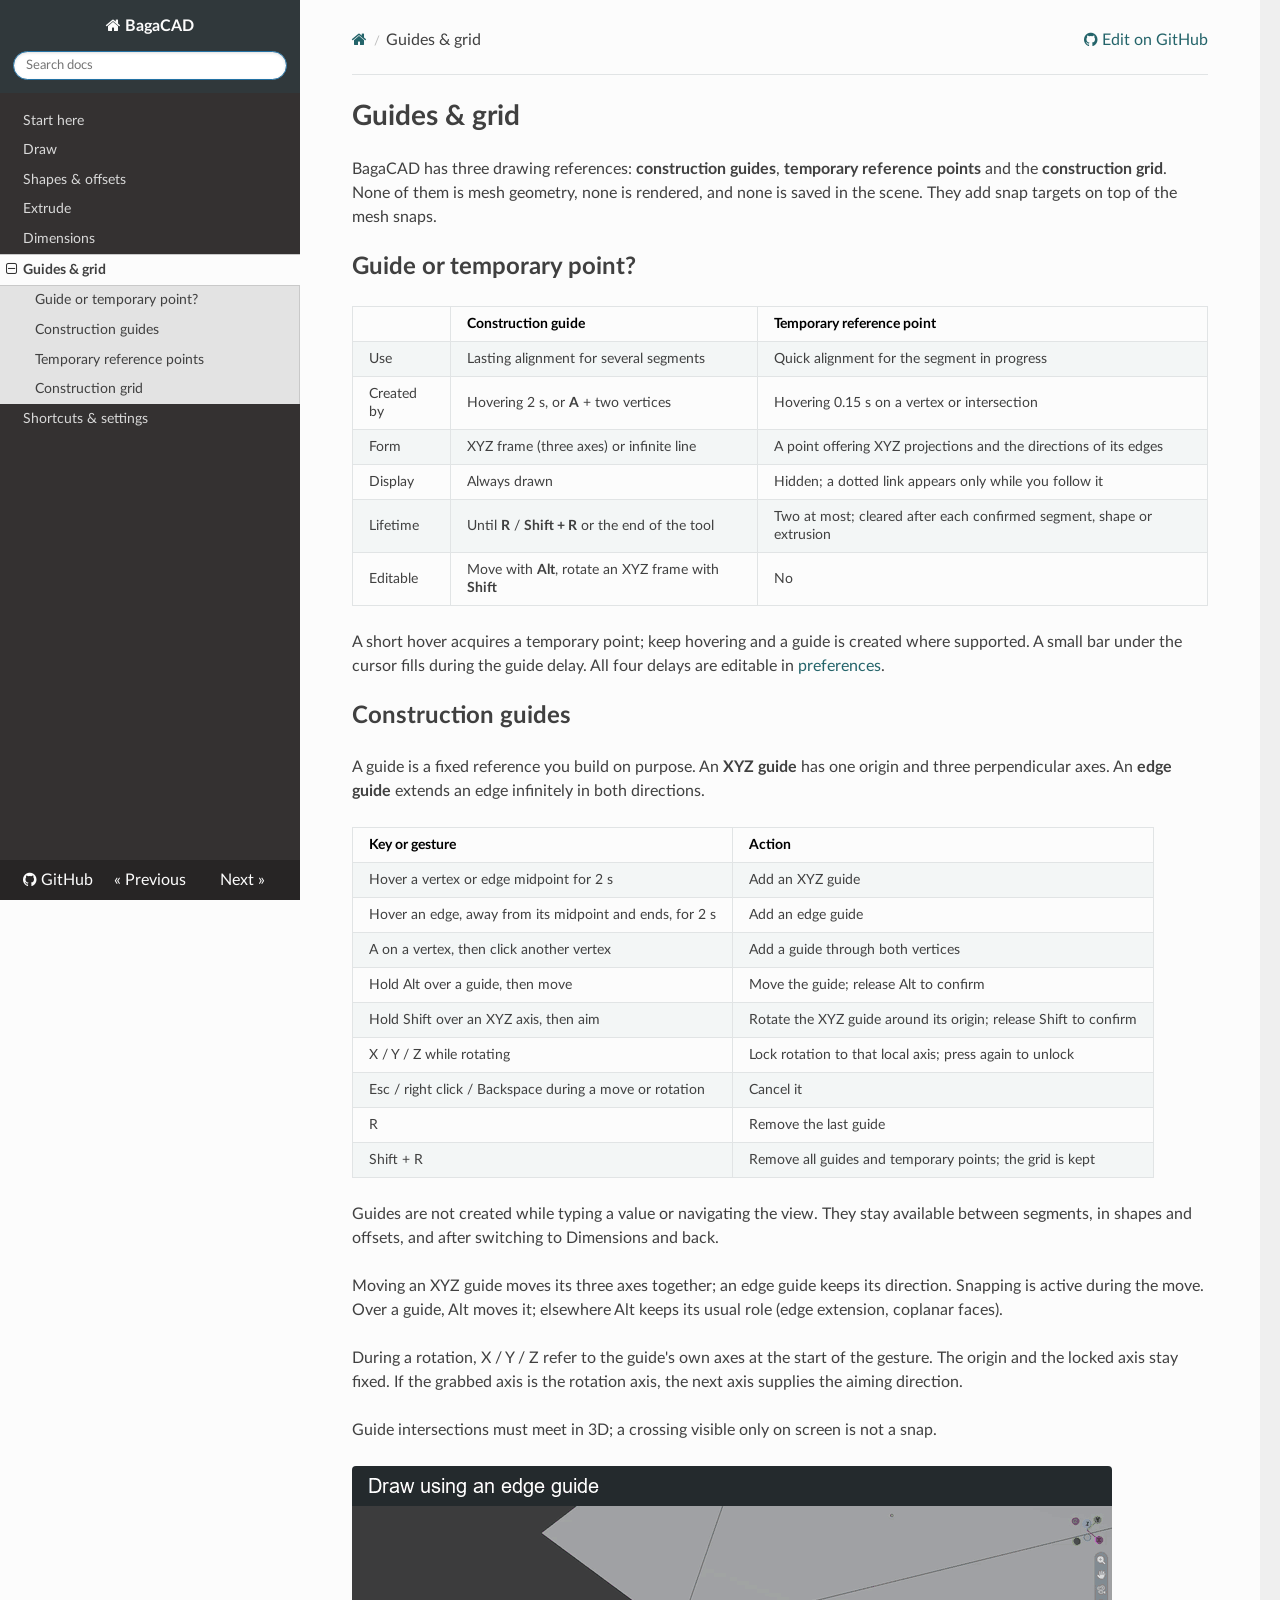
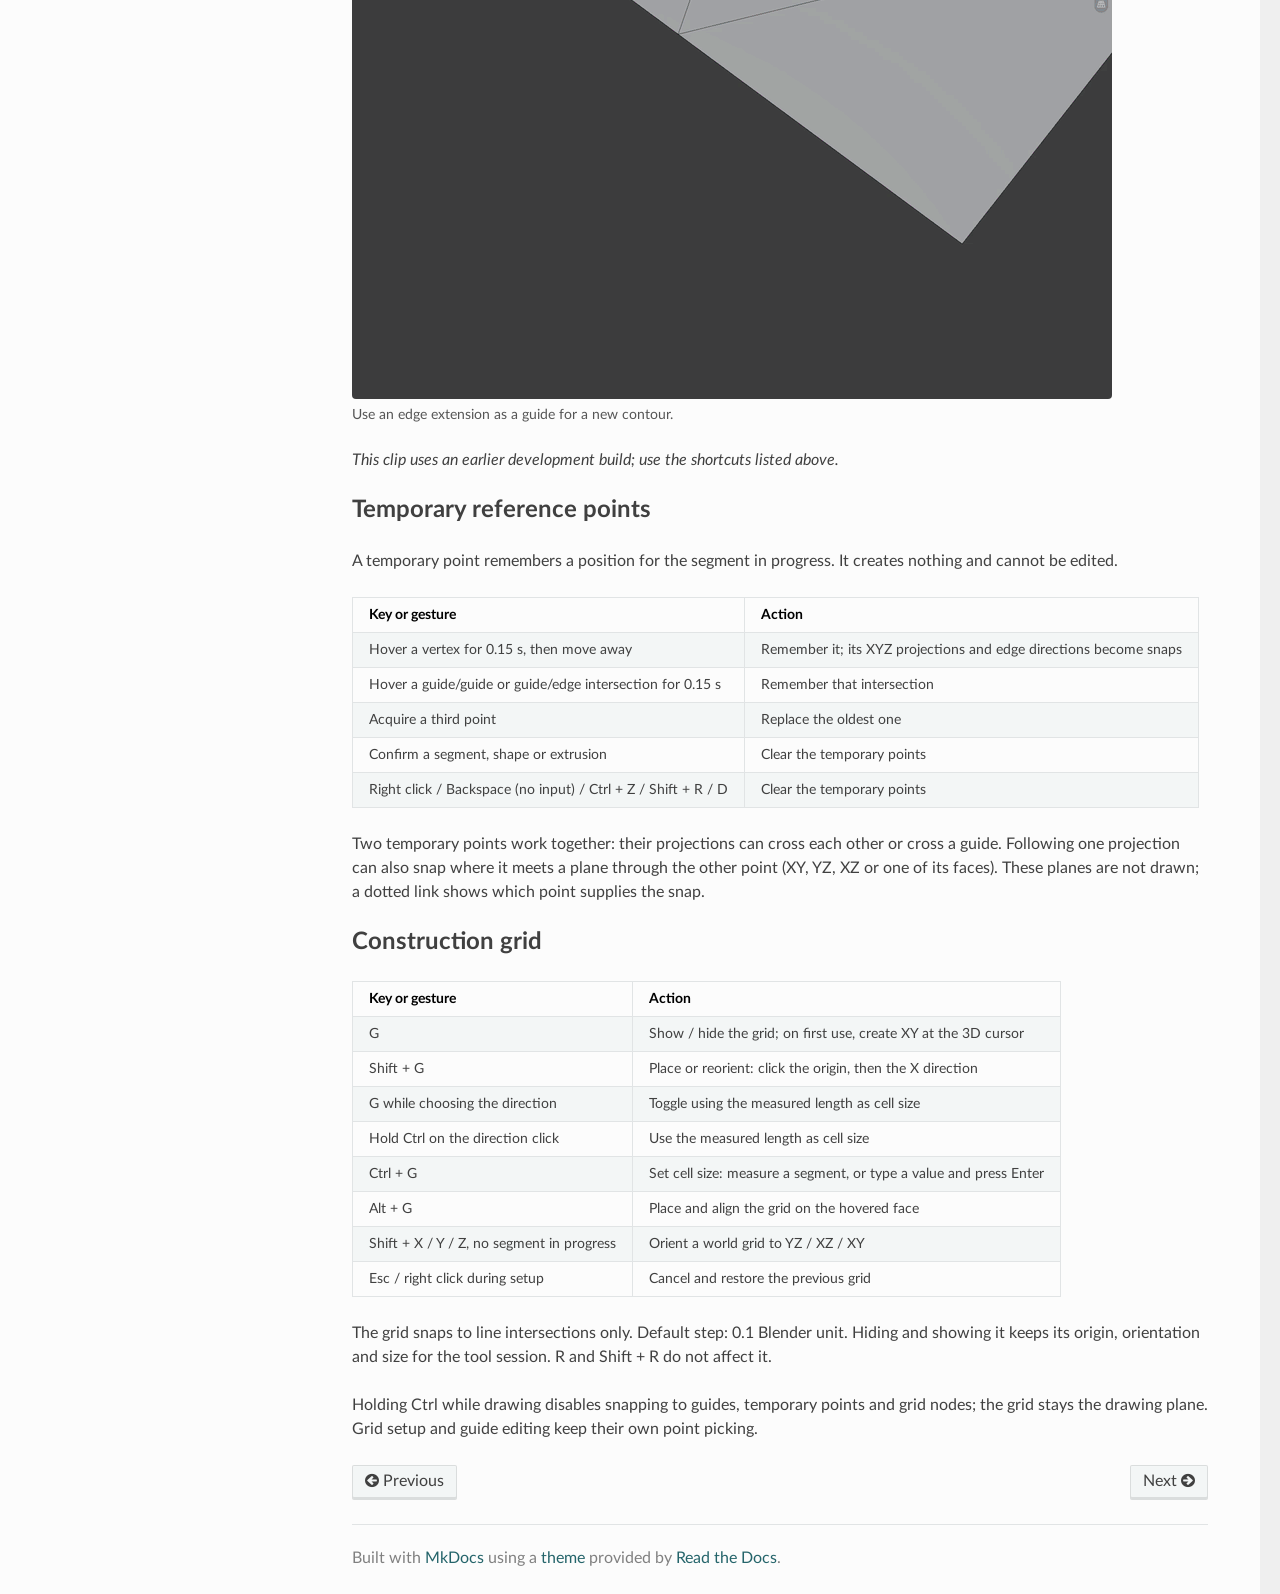
<file: guides-grid/index.html>
<!DOCTYPE html>
<html class="writer-html5" lang="en" >
<head>
    <meta charset="utf-8" />
    <meta http-equiv="X-UA-Compatible" content="IE=edge" />
    <meta name="viewport" content="width=device-width, initial-scale=1.0" /><link rel="canonical" href="https://antbaga.github.io/BagaCAD_Documentation/guides-grid/" />
      <link rel="shortcut icon" href="../img/favicon.ico" />
    <title>Guides & grid - BagaCAD</title>
    <link rel="stylesheet" href="../css/theme.css" />
    <link rel="stylesheet" href="../css/theme_extra.css" />
        <link href="../stylesheets/extra.css" rel="stylesheet" />
    
      <script>
        // Current page data
        var mkdocs_page_name = "Guides \u0026 grid";
        var mkdocs_page_input_path = "guides-grid.md";
        var mkdocs_page_url = "/BagaCAD_Documentation/guides-grid/";
      </script>
    
    <!--[if lt IE 9]>
      <script src="../js/html5shiv.min.js"></script>
    <![endif]--> 
</head>

<body class="wy-body-for-nav" role="document">

  <div class="wy-grid-for-nav">
    <nav data-toggle="wy-nav-shift" class="wy-nav-side stickynav">
    <div class="wy-side-scroll">
      <div class="wy-side-nav-search">
          <a href=".." class="icon icon-home"> BagaCAD
        </a><div role="search">
  <form id ="rtd-search-form" class="wy-form" action="../search.html" method="get">
      <input type="text" name="q" placeholder="Search docs" aria-label="Search docs" title="Type search term here" />
  </form>
</div>
      </div>

      <div class="wy-menu wy-menu-vertical" data-spy="affix" role="navigation" aria-label="Navigation menu">
              <ul>
                <li class="toctree-l1"><a class="reference internal" href="..">Start here</a>
                </li>
              </ul>
              <ul>
                <li class="toctree-l1"><a class="reference internal" href="../draw/">Draw</a>
                </li>
              </ul>
              <ul>
                <li class="toctree-l1"><a class="reference internal" href="../shapes/">Shapes & offsets</a>
                </li>
              </ul>
              <ul>
                <li class="toctree-l1"><a class="reference internal" href="../extrude/">Extrude</a>
                </li>
              </ul>
              <ul>
                <li class="toctree-l1"><a class="reference internal" href="../dimensions/">Dimensions</a>
                </li>
              </ul>
              <ul class="current">
                <li class="toctree-l1 current"><a class="reference internal current" href="#">Guides & grid</a>
    <ul class="current">
    <li class="toctree-l2"><a class="reference internal" href="#guide-or-temporary-point">Guide or temporary point?</a>
    </li>
    <li class="toctree-l2"><a class="reference internal" href="#construction-guides">Construction guides</a>
    </li>
    <li class="toctree-l2"><a class="reference internal" href="#temporary-reference-points">Temporary reference points</a>
    </li>
    <li class="toctree-l2"><a class="reference internal" href="#construction-grid">Construction grid</a>
    </li>
    </ul>
                </li>
              </ul>
              <ul>
                <li class="toctree-l1"><a class="reference internal" href="../shortcuts/">Shortcuts & settings</a>
                </li>
              </ul>
      </div>
    </div>
    </nav>

    <section data-toggle="wy-nav-shift" class="wy-nav-content-wrap">
      <nav class="wy-nav-top" role="navigation" aria-label="Mobile navigation menu">
          <i data-toggle="wy-nav-top" class="fa fa-bars"></i>
          <a href="..">BagaCAD</a>
        
      </nav>
      <div class="wy-nav-content">
        <div class="rst-content"><div role="navigation" aria-label="breadcrumbs navigation">
  <ul class="wy-breadcrumbs">
    <li><a href=".." class="icon icon-home" aria-label="Docs"></a></li>
      <li class="breadcrumb-item active">Guides & grid</li>
    <li class="wy-breadcrumbs-aside">
          <a href="https://github.com/antbaga/BagaCAD_Documentation/edit/main/docs/guides-grid.md" class="icon icon-github"> Edit on GitHub</a>
    </li>
  </ul>
  <hr/>
</div>
          <div role="main" class="document" itemscope="itemscope" itemtype="http://schema.org/Article">
            <div class="section" itemprop="articleBody">
              
                <h1 id="guides-grid">Guides &amp; grid</h1>
<p>BagaCAD has three drawing references: <strong>construction guides</strong>, <strong>temporary reference points</strong> and the <strong>construction grid</strong>. None of them is mesh geometry, none is rendered, and none is saved in the scene. They add snap targets on top of the mesh snaps.</p>
<h2 id="guide-or-temporary-point">Guide or temporary point?</h2>
<table>
<thead>
<tr>
<th></th>
<th>Construction guide</th>
<th>Temporary reference point</th>
</tr>
</thead>
<tbody>
<tr>
<td>Use</td>
<td>Lasting alignment for several segments</td>
<td>Quick alignment for the segment in progress</td>
</tr>
<tr>
<td>Created by</td>
<td>Hovering 2 s, or <strong>A</strong> + two vertices</td>
<td>Hovering 0.15 s on a vertex or intersection</td>
</tr>
<tr>
<td>Form</td>
<td>XYZ frame (three axes) or infinite line</td>
<td>A point offering XYZ projections and the directions of its edges</td>
</tr>
<tr>
<td>Display</td>
<td>Always drawn</td>
<td>Hidden; a dotted link appears only while you follow it</td>
</tr>
<tr>
<td>Lifetime</td>
<td>Until <strong>R</strong> / <strong>Shift + R</strong> or the end of the tool</td>
<td>Two at most; cleared after each confirmed segment, shape or extrusion</td>
</tr>
<tr>
<td>Editable</td>
<td>Move with <strong>Alt</strong>, rotate an XYZ frame with <strong>Shift</strong></td>
<td>No</td>
</tr>
</tbody>
</table>
<p>A short hover acquires a temporary point; keep hovering and a guide is created where supported. A small bar under the cursor fills during the guide delay. All four delays are editable in <a href="../shortcuts/#preferences">preferences</a>.</p>
<h2 id="construction-guides">Construction guides</h2>
<p>A guide is a fixed reference you build on purpose. An <strong>XYZ guide</strong> has one origin and three perpendicular axes. An <strong>edge guide</strong> extends an edge infinitely in both directions.</p>
<table>
<thead>
<tr>
<th>Key or gesture</th>
<th>Action</th>
</tr>
</thead>
<tbody>
<tr>
<td>Hover a vertex or edge midpoint for 2 s</td>
<td>Add an XYZ guide</td>
</tr>
<tr>
<td>Hover an edge, away from its midpoint and ends, for 2 s</td>
<td>Add an edge guide</td>
</tr>
<tr>
<td>A on a vertex, then click another vertex</td>
<td>Add a guide through both vertices</td>
</tr>
<tr>
<td>Hold Alt over a guide, then move</td>
<td>Move the guide; release Alt to confirm</td>
</tr>
<tr>
<td>Hold Shift over an XYZ axis, then aim</td>
<td>Rotate the XYZ guide around its origin; release Shift to confirm</td>
</tr>
<tr>
<td>X / Y / Z while rotating</td>
<td>Lock rotation to that local axis; press again to unlock</td>
</tr>
<tr>
<td>Esc / right click / Backspace during a move or rotation</td>
<td>Cancel it</td>
</tr>
<tr>
<td>R</td>
<td>Remove the last guide</td>
</tr>
<tr>
<td>Shift + R</td>
<td>Remove all guides and temporary points; the grid is kept</td>
</tr>
</tbody>
</table>
<p>Guides are not created while typing a value or navigating the view. They stay available between segments, in shapes and offsets, and after switching to Dimensions and back.</p>
<p>Moving an XYZ guide moves its three axes together; an edge guide keeps its direction. Snapping is active during the move. Over a guide, Alt moves it; elsewhere Alt keeps its usual role (edge extension, coplanar faces).</p>
<p>During a rotation, X / Y / Z refer to the guide's own axes at the start of the gesture. The origin and the locked axis stay fixed. If the grabbed axis is the rotation axis, the next axis supplies the aiming direction.</p>
<p>Guide intersections must meet in 3D; a crossing visible only on screen is not a snap.</p>
<figure class="demo">
  <img src="../assets/gifs/edge-guide.gif" alt="Use an edge extension as a guide for a new contour." loading="lazy" width="760">
  <figcaption>Use an edge extension as a guide for a new contour.</figcaption>
</figure>

<p><em>This clip uses an earlier development build; use the shortcuts listed above.</em></p>
<h2 id="temporary-reference-points">Temporary reference points</h2>
<p>A temporary point remembers a position for the segment in progress. It creates nothing and cannot be edited.</p>
<table>
<thead>
<tr>
<th>Key or gesture</th>
<th>Action</th>
</tr>
</thead>
<tbody>
<tr>
<td>Hover a vertex for 0.15 s, then move away</td>
<td>Remember it; its XYZ projections and edge directions become snaps</td>
</tr>
<tr>
<td>Hover a guide/guide or guide/edge intersection for 0.15 s</td>
<td>Remember that intersection</td>
</tr>
<tr>
<td>Acquire a third point</td>
<td>Replace the oldest one</td>
</tr>
<tr>
<td>Confirm a segment, shape or extrusion</td>
<td>Clear the temporary points</td>
</tr>
<tr>
<td>Right click / Backspace (no input) / Ctrl + Z / Shift + R / D</td>
<td>Clear the temporary points</td>
</tr>
</tbody>
</table>
<p>Two temporary points work together: their projections can cross each other or cross a guide. Following one projection can also snap where it meets a plane through the other point (XY, YZ, XZ or one of its faces). These planes are not drawn; a dotted link shows which point supplies the snap.</p>
<h2 id="construction-grid">Construction grid</h2>
<table>
<thead>
<tr>
<th>Key or gesture</th>
<th>Action</th>
</tr>
</thead>
<tbody>
<tr>
<td>G</td>
<td>Show / hide the grid; on first use, create XY at the 3D cursor</td>
</tr>
<tr>
<td>Shift + G</td>
<td>Place or reorient: click the origin, then the X direction</td>
</tr>
<tr>
<td>G while choosing the direction</td>
<td>Toggle using the measured length as cell size</td>
</tr>
<tr>
<td>Hold Ctrl on the direction click</td>
<td>Use the measured length as cell size</td>
</tr>
<tr>
<td>Ctrl + G</td>
<td>Set cell size: measure a segment, or type a value and press Enter</td>
</tr>
<tr>
<td>Alt + G</td>
<td>Place and align the grid on the hovered face</td>
</tr>
<tr>
<td>Shift + X / Y / Z, no segment in progress</td>
<td>Orient a world grid to YZ / XZ / XY</td>
</tr>
<tr>
<td>Esc / right click during setup</td>
<td>Cancel and restore the previous grid</td>
</tr>
</tbody>
</table>
<p>The grid snaps to line intersections only. Default step: 0.1 Blender unit. Hiding and showing it keeps its origin, orientation and size for the tool session. R and Shift + R do not affect it.</p>
<p>Holding Ctrl while drawing disables snapping to guides, temporary points and grid nodes; the grid stays the drawing plane. Grid setup and guide editing keep their own point picking.</p>
              
            </div>
          </div><footer>
    <div class="rst-footer-buttons" role="navigation" aria-label="Footer Navigation">
        <a href="../dimensions/" class="btn btn-neutral float-left" title="Dimensions"><span class="icon icon-circle-arrow-left"></span> Previous</a>
        <a href="../shortcuts/" class="btn btn-neutral float-right" title="Shortcuts & settings">Next <span class="icon icon-circle-arrow-right"></span></a>
    </div>

  <hr/>

  <div role="contentinfo">
    <!-- Copyright etc -->
  </div>

  Built with <a href="https://www.mkdocs.org/">MkDocs</a> using a <a href="https://github.com/readthedocs/sphinx_rtd_theme">theme</a> provided by <a href="https://readthedocs.org">Read the Docs</a>.
</footer>
          
        </div>
      </div>

    </section>

  </div>

  <div class="rst-versions" role="note" aria-label="Versions">
  <span class="rst-current-version" data-toggle="rst-current-version">
    
        <span>
          <a href="https://github.com/antbaga/BagaCAD_Documentation" class="fa fa-github" style="color: #fcfcfc"> GitHub</a>
        </span>
    
    
      <span><a href="../dimensions/" style="color: #fcfcfc">&laquo; Previous</a></span>
    
    
      <span><a href="../shortcuts/" style="color: #fcfcfc">Next &raquo;</a></span>
    
  </span>
</div>
    <script src="../js/jquery-3.6.0.min.js"></script>
    <script>var base_url = "..";</script>
    <script src="../js/theme_extra.js"></script>
    <script src="../js/theme.js"></script>
      <script src="../search/main.js"></script>
    <script>
        jQuery(function () {
            SphinxRtdTheme.Navigation.enable(true);
        });
    </script>

</body>
</html>
</file>
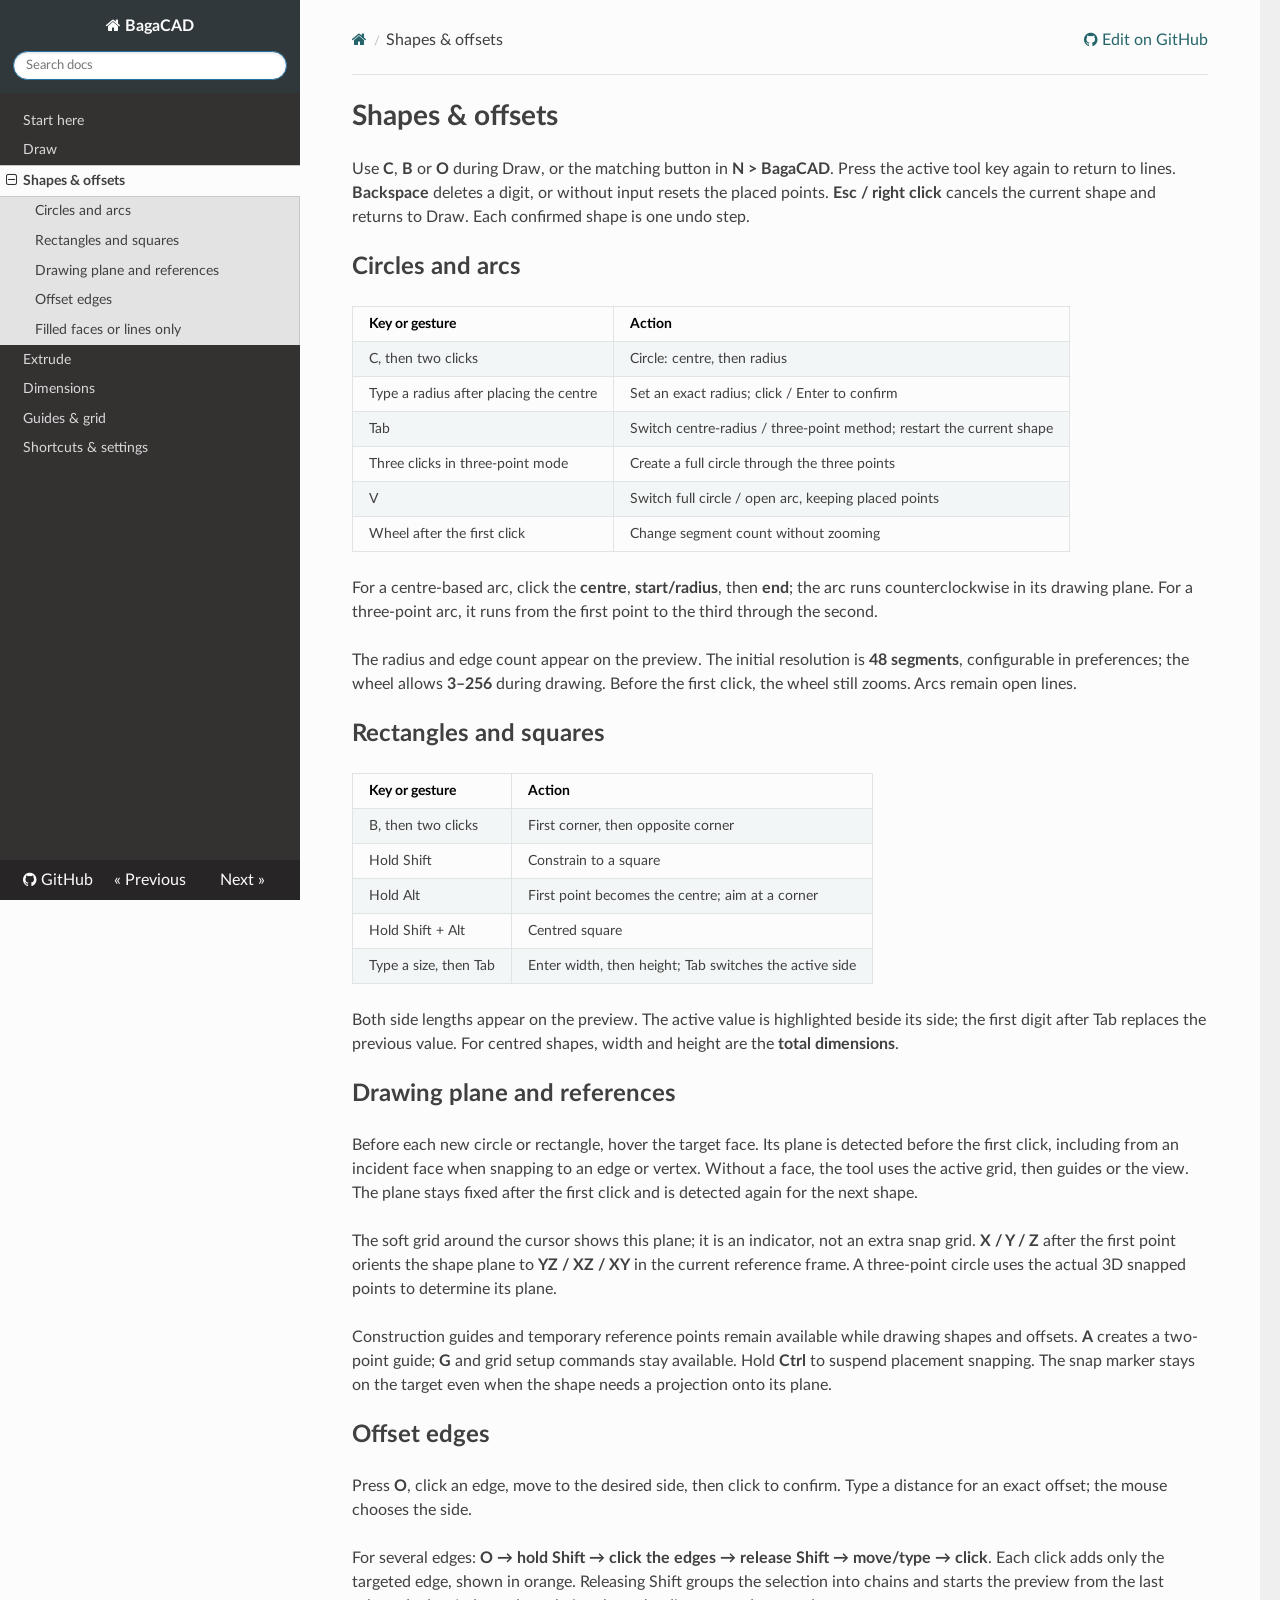
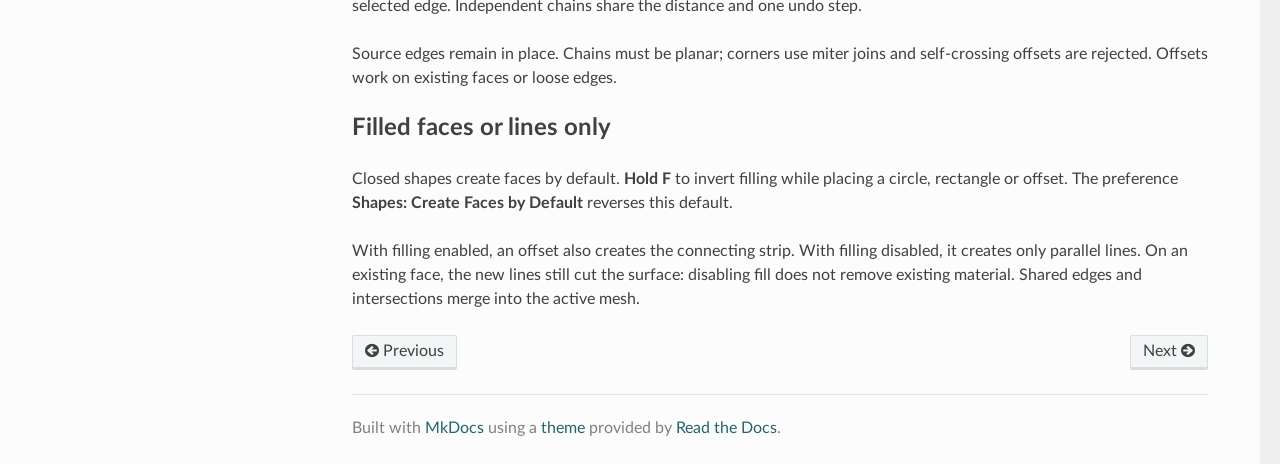
<file: shapes/index.html>
<!DOCTYPE html>
<html class="writer-html5" lang="en" >
<head>
    <meta charset="utf-8" />
    <meta http-equiv="X-UA-Compatible" content="IE=edge" />
    <meta name="viewport" content="width=device-width, initial-scale=1.0" /><link rel="canonical" href="https://antbaga.github.io/BagaCAD_Documentation/shapes/" />
      <link rel="shortcut icon" href="../img/favicon.ico" />
    <title>Shapes & offsets - BagaCAD</title>
    <link rel="stylesheet" href="../css/theme.css" />
    <link rel="stylesheet" href="../css/theme_extra.css" />
        <link href="../stylesheets/extra.css" rel="stylesheet" />
    
      <script>
        // Current page data
        var mkdocs_page_name = "Shapes \u0026 offsets";
        var mkdocs_page_input_path = "shapes.md";
        var mkdocs_page_url = "/BagaCAD_Documentation/shapes/";
      </script>
    
    <!--[if lt IE 9]>
      <script src="../js/html5shiv.min.js"></script>
    <![endif]--> 
</head>

<body class="wy-body-for-nav" role="document">

  <div class="wy-grid-for-nav">
    <nav data-toggle="wy-nav-shift" class="wy-nav-side stickynav">
    <div class="wy-side-scroll">
      <div class="wy-side-nav-search">
          <a href=".." class="icon icon-home"> BagaCAD
        </a><div role="search">
  <form id ="rtd-search-form" class="wy-form" action="../search.html" method="get">
      <input type="text" name="q" placeholder="Search docs" aria-label="Search docs" title="Type search term here" />
  </form>
</div>
      </div>

      <div class="wy-menu wy-menu-vertical" data-spy="affix" role="navigation" aria-label="Navigation menu">
              <ul>
                <li class="toctree-l1"><a class="reference internal" href="..">Start here</a>
                </li>
              </ul>
              <ul>
                <li class="toctree-l1"><a class="reference internal" href="../draw/">Draw</a>
                </li>
              </ul>
              <ul class="current">
                <li class="toctree-l1 current"><a class="reference internal current" href="#">Shapes & offsets</a>
    <ul class="current">
    <li class="toctree-l2"><a class="reference internal" href="#circles-and-arcs">Circles and arcs</a>
    </li>
    <li class="toctree-l2"><a class="reference internal" href="#rectangles-and-squares">Rectangles and squares</a>
    </li>
    <li class="toctree-l2"><a class="reference internal" href="#drawing-plane-and-references">Drawing plane and references</a>
    </li>
    <li class="toctree-l2"><a class="reference internal" href="#offset-edges">Offset edges</a>
    </li>
    <li class="toctree-l2"><a class="reference internal" href="#filled-faces-or-lines-only">Filled faces or lines only</a>
    </li>
    </ul>
                </li>
              </ul>
              <ul>
                <li class="toctree-l1"><a class="reference internal" href="../extrude/">Extrude</a>
                </li>
              </ul>
              <ul>
                <li class="toctree-l1"><a class="reference internal" href="../dimensions/">Dimensions</a>
                </li>
              </ul>
              <ul>
                <li class="toctree-l1"><a class="reference internal" href="../guides-grid/">Guides & grid</a>
                </li>
              </ul>
              <ul>
                <li class="toctree-l1"><a class="reference internal" href="../shortcuts/">Shortcuts & settings</a>
                </li>
              </ul>
      </div>
    </div>
    </nav>

    <section data-toggle="wy-nav-shift" class="wy-nav-content-wrap">
      <nav class="wy-nav-top" role="navigation" aria-label="Mobile navigation menu">
          <i data-toggle="wy-nav-top" class="fa fa-bars"></i>
          <a href="..">BagaCAD</a>
        
      </nav>
      <div class="wy-nav-content">
        <div class="rst-content"><div role="navigation" aria-label="breadcrumbs navigation">
  <ul class="wy-breadcrumbs">
    <li><a href=".." class="icon icon-home" aria-label="Docs"></a></li>
      <li class="breadcrumb-item active">Shapes & offsets</li>
    <li class="wy-breadcrumbs-aside">
          <a href="https://github.com/antbaga/BagaCAD_Documentation/edit/main/docs/shapes.md" class="icon icon-github"> Edit on GitHub</a>
    </li>
  </ul>
  <hr/>
</div>
          <div role="main" class="document" itemscope="itemscope" itemtype="http://schema.org/Article">
            <div class="section" itemprop="articleBody">
              
                <h1 id="shapes-offsets">Shapes &amp; offsets</h1>
<p>Use <strong>C</strong>, <strong>B</strong> or <strong>O</strong> during Draw, or the matching button in <strong>N &gt; BagaCAD</strong>. Press the active tool key again to return to lines. <strong>Backspace</strong> deletes a digit, or without input resets the placed points. <strong>Esc / right click</strong> cancels the current shape and returns to Draw. Each confirmed shape is one undo step.</p>
<h2 id="circles-and-arcs">Circles and arcs</h2>
<table>
<thead>
<tr>
<th>Key or gesture</th>
<th>Action</th>
</tr>
</thead>
<tbody>
<tr>
<td>C, then two clicks</td>
<td>Circle: centre, then radius</td>
</tr>
<tr>
<td>Type a radius after placing the centre</td>
<td>Set an exact radius; click / Enter to confirm</td>
</tr>
<tr>
<td>Tab</td>
<td>Switch centre-radius / three-point method; restart the current shape</td>
</tr>
<tr>
<td>Three clicks in three-point mode</td>
<td>Create a full circle through the three points</td>
</tr>
<tr>
<td>V</td>
<td>Switch full circle / open arc, keeping placed points</td>
</tr>
<tr>
<td>Wheel after the first click</td>
<td>Change segment count without zooming</td>
</tr>
</tbody>
</table>
<p>For a centre-based arc, click the <strong>centre</strong>, <strong>start/radius</strong>, then <strong>end</strong>; the arc runs counterclockwise in its drawing plane. For a three-point arc, it runs from the first point to the third through the second.</p>
<p>The radius and edge count appear on the preview. The initial resolution is <strong>48 segments</strong>, configurable in preferences; the wheel allows <strong>3–256</strong> during drawing. Before the first click, the wheel still zooms. Arcs remain open lines.</p>
<h2 id="rectangles-and-squares">Rectangles and squares</h2>
<table>
<thead>
<tr>
<th>Key or gesture</th>
<th>Action</th>
</tr>
</thead>
<tbody>
<tr>
<td>B, then two clicks</td>
<td>First corner, then opposite corner</td>
</tr>
<tr>
<td>Hold Shift</td>
<td>Constrain to a square</td>
</tr>
<tr>
<td>Hold Alt</td>
<td>First point becomes the centre; aim at a corner</td>
</tr>
<tr>
<td>Hold Shift + Alt</td>
<td>Centred square</td>
</tr>
<tr>
<td>Type a size, then Tab</td>
<td>Enter width, then height; Tab switches the active side</td>
</tr>
</tbody>
</table>
<p>Both side lengths appear on the preview. The active value is highlighted beside its side; the first digit after Tab replaces the previous value. For centred shapes, width and height are the <strong>total dimensions</strong>.</p>
<h2 id="drawing-plane-and-references">Drawing plane and references</h2>
<p>Before each new circle or rectangle, hover the target face. Its plane is detected before the first click, including from an incident face when snapping to an edge or vertex. Without a face, the tool uses the active grid, then guides or the view. The plane stays fixed after the first click and is detected again for the next shape.</p>
<p>The soft grid around the cursor shows this plane; it is an indicator, not an extra snap grid. <strong>X / Y / Z</strong> after the first point orients the shape plane to <strong>YZ / XZ / XY</strong> in the current reference frame. A three-point circle uses the actual 3D snapped points to determine its plane.</p>
<p>Construction guides and temporary reference points remain available while drawing shapes and offsets. <strong>A</strong> creates a two-point guide; <strong>G</strong> and grid setup commands stay available. Hold <strong>Ctrl</strong> to suspend placement snapping. The snap marker stays on the target even when the shape needs a projection onto its plane.</p>
<h2 id="offset-edges">Offset edges</h2>
<p>Press <strong>O</strong>, click an edge, move to the desired side, then click to confirm. Type a distance for an exact offset; the mouse chooses the side.</p>
<p>For several edges: <strong>O → hold Shift → click the edges → release Shift → move/type → click</strong>. Each click adds only the targeted edge, shown in orange. Releasing Shift groups the selection into chains and starts the preview from the last selected edge. Independent chains share the distance and one undo step.</p>
<p>Source edges remain in place. Chains must be planar; corners use miter joins and self-crossing offsets are rejected. Offsets work on existing faces or loose edges.</p>
<h2 id="filled-faces-or-lines-only">Filled faces or lines only</h2>
<p>Closed shapes create faces by default. <strong>Hold F</strong> to invert filling while placing a circle, rectangle or offset. The preference <strong>Shapes: Create Faces by Default</strong> reverses this default.</p>
<p>With filling enabled, an offset also creates the connecting strip. With filling disabled, it creates only parallel lines. On an existing face, the new lines still cut the surface: disabling fill does not remove existing material. Shared edges and intersections merge into the active mesh.</p>
              
            </div>
          </div><footer>
    <div class="rst-footer-buttons" role="navigation" aria-label="Footer Navigation">
        <a href="../draw/" class="btn btn-neutral float-left" title="Draw"><span class="icon icon-circle-arrow-left"></span> Previous</a>
        <a href="../extrude/" class="btn btn-neutral float-right" title="Extrude">Next <span class="icon icon-circle-arrow-right"></span></a>
    </div>

  <hr/>

  <div role="contentinfo">
    <!-- Copyright etc -->
  </div>

  Built with <a href="https://www.mkdocs.org/">MkDocs</a> using a <a href="https://github.com/readthedocs/sphinx_rtd_theme">theme</a> provided by <a href="https://readthedocs.org">Read the Docs</a>.
</footer>
          
        </div>
      </div>

    </section>

  </div>

  <div class="rst-versions" role="note" aria-label="Versions">
  <span class="rst-current-version" data-toggle="rst-current-version">
    
        <span>
          <a href="https://github.com/antbaga/BagaCAD_Documentation" class="fa fa-github" style="color: #fcfcfc"> GitHub</a>
        </span>
    
    
      <span><a href="../draw/" style="color: #fcfcfc">&laquo; Previous</a></span>
    
    
      <span><a href="../extrude/" style="color: #fcfcfc">Next &raquo;</a></span>
    
  </span>
</div>
    <script src="../js/jquery-3.6.0.min.js"></script>
    <script>var base_url = "..";</script>
    <script src="../js/theme_extra.js"></script>
    <script src="../js/theme.js"></script>
      <script src="../search/main.js"></script>
    <script>
        jQuery(function () {
            SphinxRtdTheme.Navigation.enable(true);
        });
    </script>

</body>
</html>
</file>
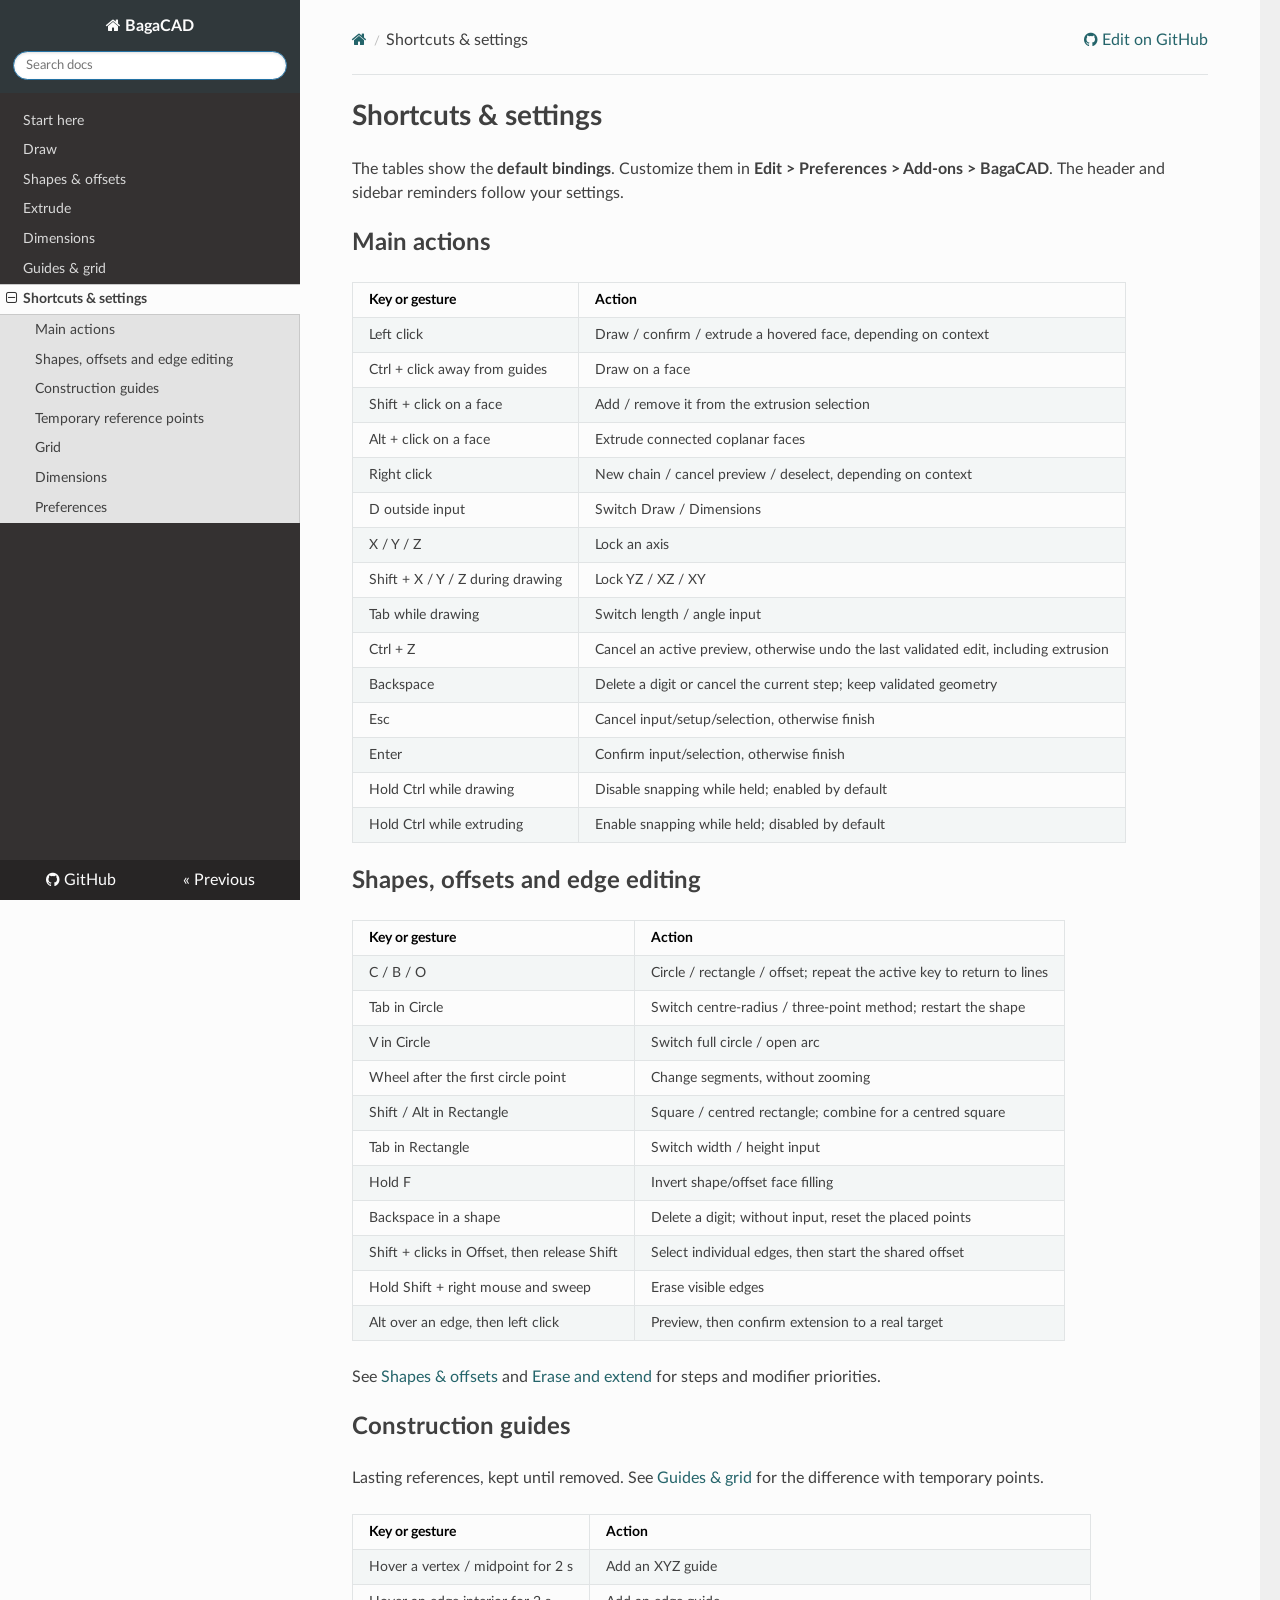
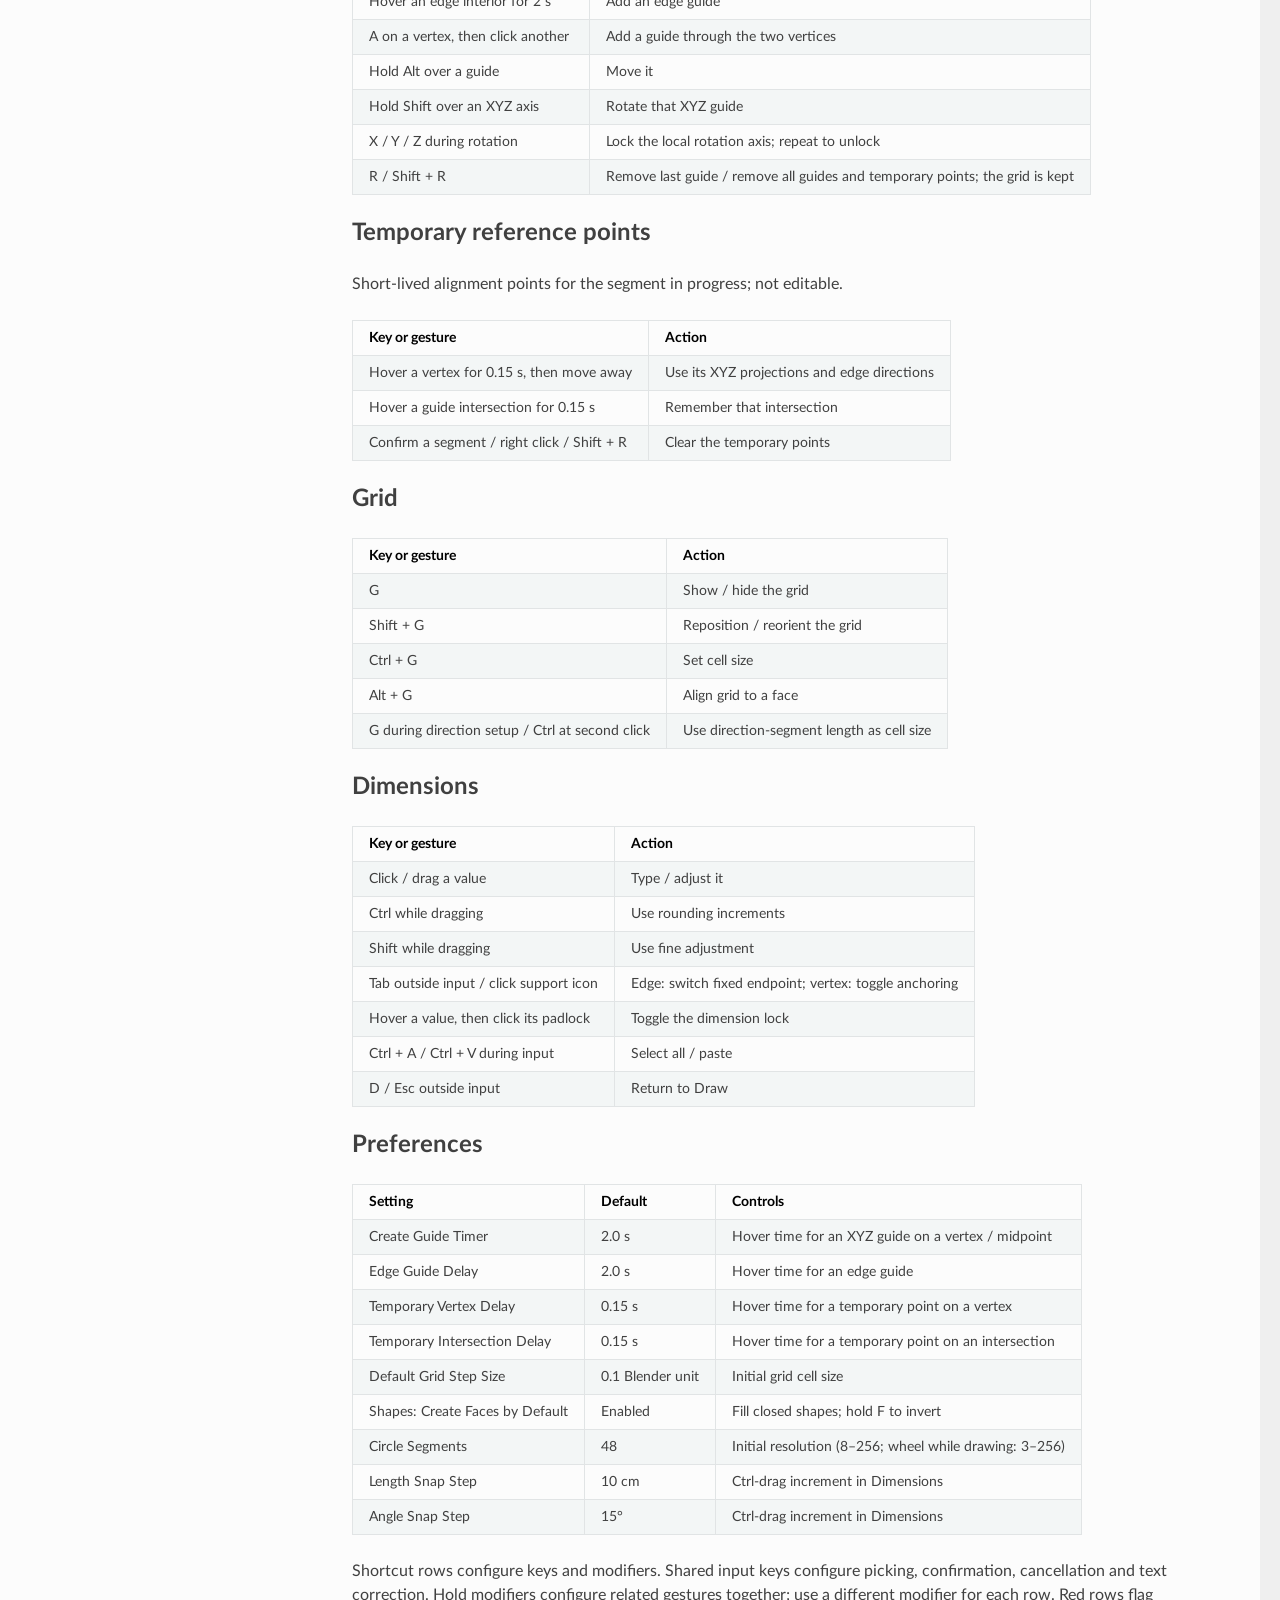
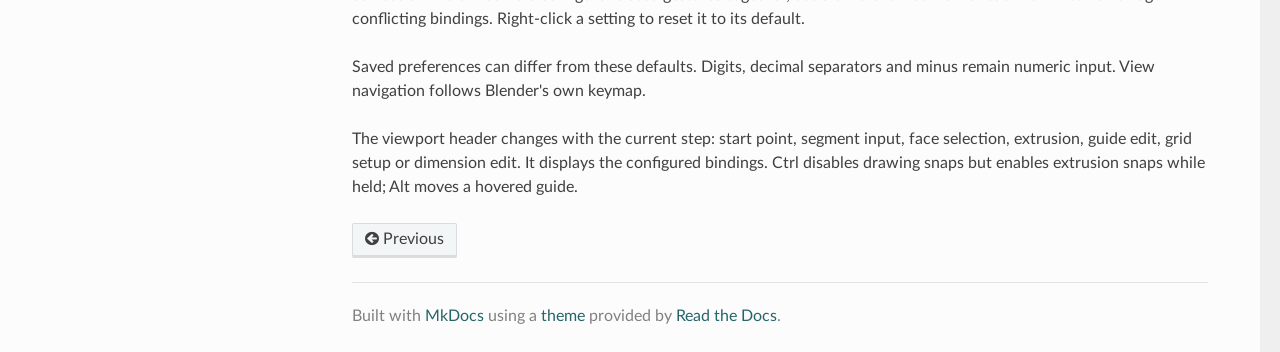
<file: shortcuts/index.html>
<!DOCTYPE html>
<html class="writer-html5" lang="en" >
<head>
    <meta charset="utf-8" />
    <meta http-equiv="X-UA-Compatible" content="IE=edge" />
    <meta name="viewport" content="width=device-width, initial-scale=1.0" /><link rel="canonical" href="https://antbaga.github.io/BagaCAD_Documentation/shortcuts/" />
      <link rel="shortcut icon" href="../img/favicon.ico" />
    <title>Shortcuts & settings - BagaCAD</title>
    <link rel="stylesheet" href="../css/theme.css" />
    <link rel="stylesheet" href="../css/theme_extra.css" />
        <link href="../stylesheets/extra.css" rel="stylesheet" />
    
      <script>
        // Current page data
        var mkdocs_page_name = "Shortcuts \u0026 settings";
        var mkdocs_page_input_path = "shortcuts.md";
        var mkdocs_page_url = "/BagaCAD_Documentation/shortcuts/";
      </script>
    
    <!--[if lt IE 9]>
      <script src="../js/html5shiv.min.js"></script>
    <![endif]--> 
</head>

<body class="wy-body-for-nav" role="document">

  <div class="wy-grid-for-nav">
    <nav data-toggle="wy-nav-shift" class="wy-nav-side stickynav">
    <div class="wy-side-scroll">
      <div class="wy-side-nav-search">
          <a href=".." class="icon icon-home"> BagaCAD
        </a><div role="search">
  <form id ="rtd-search-form" class="wy-form" action="../search.html" method="get">
      <input type="text" name="q" placeholder="Search docs" aria-label="Search docs" title="Type search term here" />
  </form>
</div>
      </div>

      <div class="wy-menu wy-menu-vertical" data-spy="affix" role="navigation" aria-label="Navigation menu">
              <ul>
                <li class="toctree-l1"><a class="reference internal" href="..">Start here</a>
                </li>
              </ul>
              <ul>
                <li class="toctree-l1"><a class="reference internal" href="../draw/">Draw</a>
                </li>
              </ul>
              <ul>
                <li class="toctree-l1"><a class="reference internal" href="../shapes/">Shapes & offsets</a>
                </li>
              </ul>
              <ul>
                <li class="toctree-l1"><a class="reference internal" href="../extrude/">Extrude</a>
                </li>
              </ul>
              <ul>
                <li class="toctree-l1"><a class="reference internal" href="../dimensions/">Dimensions</a>
                </li>
              </ul>
              <ul>
                <li class="toctree-l1"><a class="reference internal" href="../guides-grid/">Guides & grid</a>
                </li>
              </ul>
              <ul class="current">
                <li class="toctree-l1 current"><a class="reference internal current" href="#">Shortcuts & settings</a>
    <ul class="current">
    <li class="toctree-l2"><a class="reference internal" href="#main-actions">Main actions</a>
    </li>
    <li class="toctree-l2"><a class="reference internal" href="#shapes-offsets-and-edge-editing">Shapes, offsets and edge editing</a>
    </li>
    <li class="toctree-l2"><a class="reference internal" href="#construction-guides">Construction guides</a>
    </li>
    <li class="toctree-l2"><a class="reference internal" href="#temporary-reference-points">Temporary reference points</a>
    </li>
    <li class="toctree-l2"><a class="reference internal" href="#grid">Grid</a>
    </li>
    <li class="toctree-l2"><a class="reference internal" href="#dimensions">Dimensions</a>
    </li>
    <li class="toctree-l2"><a class="reference internal" href="#preferences">Preferences</a>
    </li>
    </ul>
                </li>
              </ul>
      </div>
    </div>
    </nav>

    <section data-toggle="wy-nav-shift" class="wy-nav-content-wrap">
      <nav class="wy-nav-top" role="navigation" aria-label="Mobile navigation menu">
          <i data-toggle="wy-nav-top" class="fa fa-bars"></i>
          <a href="..">BagaCAD</a>
        
      </nav>
      <div class="wy-nav-content">
        <div class="rst-content"><div role="navigation" aria-label="breadcrumbs navigation">
  <ul class="wy-breadcrumbs">
    <li><a href=".." class="icon icon-home" aria-label="Docs"></a></li>
      <li class="breadcrumb-item active">Shortcuts & settings</li>
    <li class="wy-breadcrumbs-aside">
          <a href="https://github.com/antbaga/BagaCAD_Documentation/edit/main/docs/shortcuts.md" class="icon icon-github"> Edit on GitHub</a>
    </li>
  </ul>
  <hr/>
</div>
          <div role="main" class="document" itemscope="itemscope" itemtype="http://schema.org/Article">
            <div class="section" itemprop="articleBody">
              
                <h1 id="shortcuts-settings">Shortcuts &amp; settings</h1>
<p>The tables show the <strong>default bindings</strong>. Customize them in <strong>Edit &gt; Preferences &gt; Add-ons &gt; BagaCAD</strong>. The header and sidebar reminders follow your settings.</p>
<h2 id="main-actions">Main actions</h2>
<table>
<thead>
<tr>
<th>Key or gesture</th>
<th>Action</th>
</tr>
</thead>
<tbody>
<tr>
<td>Left click</td>
<td>Draw / confirm / extrude a hovered face, depending on context</td>
</tr>
<tr>
<td>Ctrl + click away from guides</td>
<td>Draw on a face</td>
</tr>
<tr>
<td>Shift + click on a face</td>
<td>Add / remove it from the extrusion selection</td>
</tr>
<tr>
<td>Alt + click on a face</td>
<td>Extrude connected coplanar faces</td>
</tr>
<tr>
<td>Right click</td>
<td>New chain / cancel preview / deselect, depending on context</td>
</tr>
<tr>
<td>D outside input</td>
<td>Switch Draw / Dimensions</td>
</tr>
<tr>
<td>X / Y / Z</td>
<td>Lock an axis</td>
</tr>
<tr>
<td>Shift + X / Y / Z during drawing</td>
<td>Lock YZ / XZ / XY</td>
</tr>
<tr>
<td>Tab while drawing</td>
<td>Switch length / angle input</td>
</tr>
<tr>
<td>Ctrl + Z</td>
<td>Cancel an active preview, otherwise undo the last validated edit, including extrusion</td>
</tr>
<tr>
<td>Backspace</td>
<td>Delete a digit or cancel the current step; keep validated geometry</td>
</tr>
<tr>
<td>Esc</td>
<td>Cancel input/setup/selection, otherwise finish</td>
</tr>
<tr>
<td>Enter</td>
<td>Confirm input/selection, otherwise finish</td>
</tr>
<tr>
<td>Hold Ctrl while drawing</td>
<td>Disable snapping while held; enabled by default</td>
</tr>
<tr>
<td>Hold Ctrl while extruding</td>
<td>Enable snapping while held; disabled by default</td>
</tr>
</tbody>
</table>
<h2 id="shapes-offsets-and-edge-editing">Shapes, offsets and edge editing</h2>
<table>
<thead>
<tr>
<th>Key or gesture</th>
<th>Action</th>
</tr>
</thead>
<tbody>
<tr>
<td>C / B / O</td>
<td>Circle / rectangle / offset; repeat the active key to return to lines</td>
</tr>
<tr>
<td>Tab in Circle</td>
<td>Switch centre-radius / three-point method; restart the shape</td>
</tr>
<tr>
<td>V in Circle</td>
<td>Switch full circle / open arc</td>
</tr>
<tr>
<td>Wheel after the first circle point</td>
<td>Change segments, without zooming</td>
</tr>
<tr>
<td>Shift / Alt in Rectangle</td>
<td>Square / centred rectangle; combine for a centred square</td>
</tr>
<tr>
<td>Tab in Rectangle</td>
<td>Switch width / height input</td>
</tr>
<tr>
<td>Hold F</td>
<td>Invert shape/offset face filling</td>
</tr>
<tr>
<td>Backspace in a shape</td>
<td>Delete a digit; without input, reset the placed points</td>
</tr>
<tr>
<td>Shift + clicks in Offset, then release Shift</td>
<td>Select individual edges, then start the shared offset</td>
</tr>
<tr>
<td>Hold Shift + right mouse and sweep</td>
<td>Erase visible edges</td>
</tr>
<tr>
<td>Alt over an edge, then left click</td>
<td>Preview, then confirm extension to a real target</td>
</tr>
</tbody>
</table>
<p>See <a href="../shapes/">Shapes &amp; offsets</a> and <a href="../draw/#erase-and-extend-edges">Erase and extend</a> for steps and modifier priorities.</p>
<h2 id="construction-guides">Construction guides</h2>
<p>Lasting references, kept until removed. See <a href="../guides-grid/#guide-or-temporary-point">Guides &amp; grid</a> for the difference with temporary points.</p>
<table>
<thead>
<tr>
<th>Key or gesture</th>
<th>Action</th>
</tr>
</thead>
<tbody>
<tr>
<td>Hover a vertex / midpoint for 2 s</td>
<td>Add an XYZ guide</td>
</tr>
<tr>
<td>Hover an edge interior for 2 s</td>
<td>Add an edge guide</td>
</tr>
<tr>
<td>A on a vertex, then click another</td>
<td>Add a guide through the two vertices</td>
</tr>
<tr>
<td>Hold Alt over a guide</td>
<td>Move it</td>
</tr>
<tr>
<td>Hold Shift over an XYZ axis</td>
<td>Rotate that XYZ guide</td>
</tr>
<tr>
<td>X / Y / Z during rotation</td>
<td>Lock the local rotation axis; repeat to unlock</td>
</tr>
<tr>
<td>R / Shift + R</td>
<td>Remove last guide / remove all guides and temporary points; the grid is kept</td>
</tr>
</tbody>
</table>
<h2 id="temporary-reference-points">Temporary reference points</h2>
<p>Short-lived alignment points for the segment in progress; not editable.</p>
<table>
<thead>
<tr>
<th>Key or gesture</th>
<th>Action</th>
</tr>
</thead>
<tbody>
<tr>
<td>Hover a vertex for 0.15 s, then move away</td>
<td>Use its XYZ projections and edge directions</td>
</tr>
<tr>
<td>Hover a guide intersection for 0.15 s</td>
<td>Remember that intersection</td>
</tr>
<tr>
<td>Confirm a segment / right click / Shift + R</td>
<td>Clear the temporary points</td>
</tr>
</tbody>
</table>
<h2 id="grid">Grid</h2>
<table>
<thead>
<tr>
<th>Key or gesture</th>
<th>Action</th>
</tr>
</thead>
<tbody>
<tr>
<td>G</td>
<td>Show / hide the grid</td>
</tr>
<tr>
<td>Shift + G</td>
<td>Reposition / reorient the grid</td>
</tr>
<tr>
<td>Ctrl + G</td>
<td>Set cell size</td>
</tr>
<tr>
<td>Alt + G</td>
<td>Align grid to a face</td>
</tr>
<tr>
<td>G during direction setup / Ctrl at second click</td>
<td>Use direction-segment length as cell size</td>
</tr>
</tbody>
</table>
<h2 id="dimensions">Dimensions</h2>
<table>
<thead>
<tr>
<th>Key or gesture</th>
<th>Action</th>
</tr>
</thead>
<tbody>
<tr>
<td>Click / drag a value</td>
<td>Type / adjust it</td>
</tr>
<tr>
<td>Ctrl while dragging</td>
<td>Use rounding increments</td>
</tr>
<tr>
<td>Shift while dragging</td>
<td>Use fine adjustment</td>
</tr>
<tr>
<td>Tab outside input / click support icon</td>
<td>Edge: switch fixed endpoint; vertex: toggle anchoring</td>
</tr>
<tr>
<td>Hover a value, then click its padlock</td>
<td>Toggle the dimension lock</td>
</tr>
<tr>
<td>Ctrl + A / Ctrl + V during input</td>
<td>Select all / paste</td>
</tr>
<tr>
<td>D / Esc outside input</td>
<td>Return to Draw</td>
</tr>
</tbody>
</table>
<h2 id="preferences">Preferences</h2>
<table>
<thead>
<tr>
<th>Setting</th>
<th>Default</th>
<th>Controls</th>
</tr>
</thead>
<tbody>
<tr>
<td>Create Guide Timer</td>
<td>2.0 s</td>
<td>Hover time for an XYZ guide on a vertex / midpoint</td>
</tr>
<tr>
<td>Edge Guide Delay</td>
<td>2.0 s</td>
<td>Hover time for an edge guide</td>
</tr>
<tr>
<td>Temporary Vertex Delay</td>
<td>0.15 s</td>
<td>Hover time for a temporary point on a vertex</td>
</tr>
<tr>
<td>Temporary Intersection Delay</td>
<td>0.15 s</td>
<td>Hover time for a temporary point on an intersection</td>
</tr>
<tr>
<td>Default Grid Step Size</td>
<td>0.1 Blender unit</td>
<td>Initial grid cell size</td>
</tr>
<tr>
<td>Shapes: Create Faces by Default</td>
<td>Enabled</td>
<td>Fill closed shapes; hold F to invert</td>
</tr>
<tr>
<td>Circle Segments</td>
<td>48</td>
<td>Initial resolution (8–256; wheel while drawing: 3–256)</td>
</tr>
<tr>
<td>Length Snap Step</td>
<td>10 cm</td>
<td>Ctrl-drag increment in Dimensions</td>
</tr>
<tr>
<td>Angle Snap Step</td>
<td>15°</td>
<td>Ctrl-drag increment in Dimensions</td>
</tr>
</tbody>
</table>
<p>Shortcut rows configure keys and modifiers. Shared input keys configure picking, confirmation, cancellation and text correction. Hold modifiers configure related gestures together; use a different modifier for each row. Red rows flag conflicting bindings. Right-click a setting to reset it to its default.</p>
<p>Saved preferences can differ from these defaults. Digits, decimal separators and minus remain numeric input. View navigation follows Blender's own keymap.</p>
<p>The viewport header changes with the current step: start point, segment input, face selection, extrusion, guide edit, grid setup or dimension edit. It displays the configured bindings. Ctrl disables drawing snaps but enables extrusion snaps while held; Alt moves a hovered guide.</p>
              
            </div>
          </div><footer>
    <div class="rst-footer-buttons" role="navigation" aria-label="Footer Navigation">
        <a href="../guides-grid/" class="btn btn-neutral float-left" title="Guides & grid"><span class="icon icon-circle-arrow-left"></span> Previous</a>
    </div>

  <hr/>

  <div role="contentinfo">
    <!-- Copyright etc -->
  </div>

  Built with <a href="https://www.mkdocs.org/">MkDocs</a> using a <a href="https://github.com/readthedocs/sphinx_rtd_theme">theme</a> provided by <a href="https://readthedocs.org">Read the Docs</a>.
</footer>
          
        </div>
      </div>

    </section>

  </div>

  <div class="rst-versions" role="note" aria-label="Versions">
  <span class="rst-current-version" data-toggle="rst-current-version">
    
        <span>
          <a href="https://github.com/antbaga/BagaCAD_Documentation" class="fa fa-github" style="color: #fcfcfc"> GitHub</a>
        </span>
    
    
      <span><a href="../guides-grid/" style="color: #fcfcfc">&laquo; Previous</a></span>
    
    
  </span>
</div>
    <script src="../js/jquery-3.6.0.min.js"></script>
    <script>var base_url = "..";</script>
    <script src="../js/theme_extra.js"></script>
    <script src="../js/theme.js"></script>
      <script src="../search/main.js"></script>
    <script>
        jQuery(function () {
            SphinxRtdTheme.Navigation.enable(true);
        });
    </script>

</body>
</html>
</file>
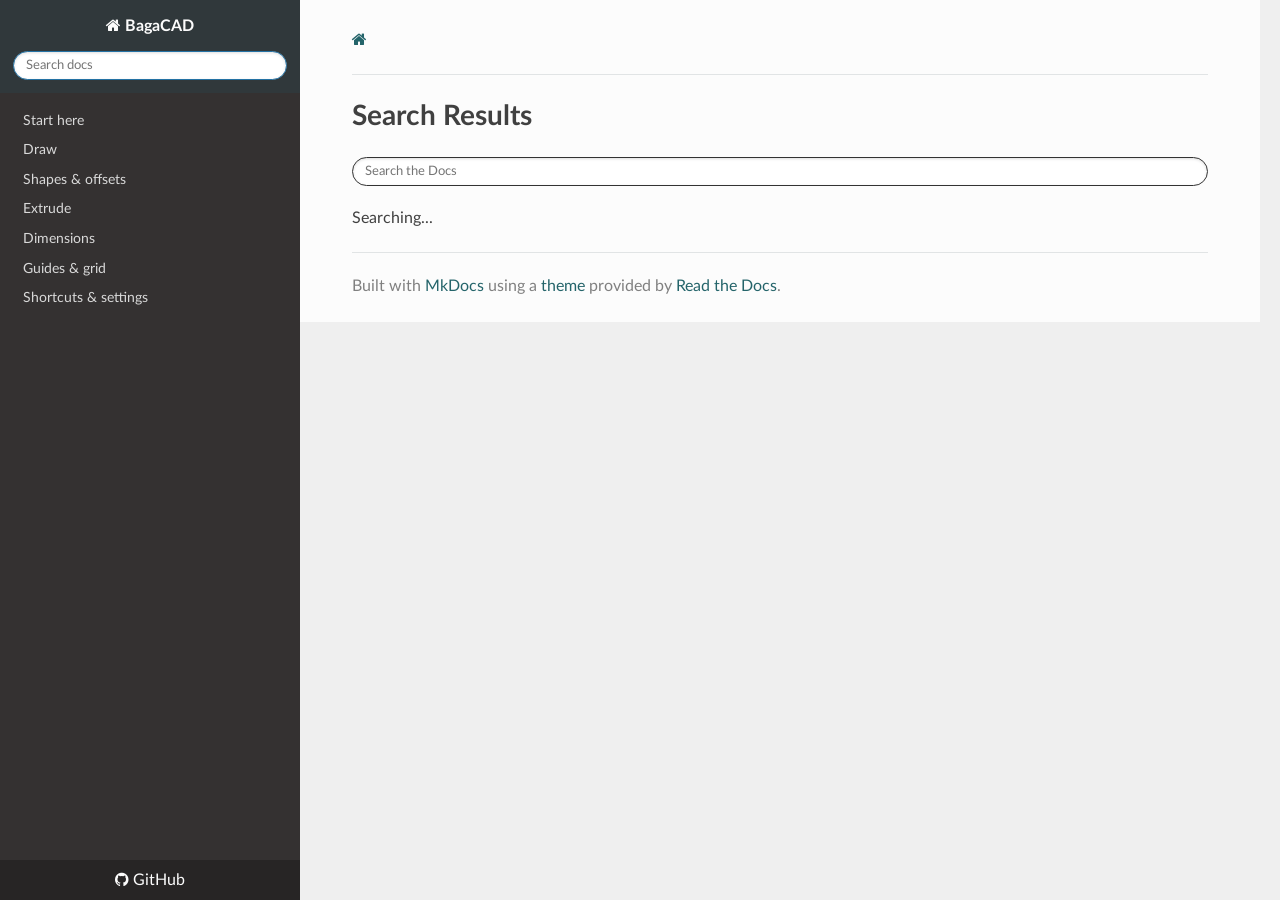
<file: search.html>
<!DOCTYPE html>
<html class="writer-html5" lang="en" >
<head>
    <meta charset="utf-8" />
    <meta http-equiv="X-UA-Compatible" content="IE=edge" />
    <meta name="viewport" content="width=device-width, initial-scale=1.0" />
      <link rel="shortcut icon" href="./img/favicon.ico" />
    <title>BagaCAD</title>
    <link rel="stylesheet" href="./css/theme.css" />
    <link rel="stylesheet" href="./css/theme_extra.css" />
        <link href="./stylesheets/extra.css" rel="stylesheet" />
    
    <!--[if lt IE 9]>
      <script src="./js/html5shiv.min.js"></script>
    <![endif]--> 
</head>

<body class="wy-body-for-nav" role="document">

  <div class="wy-grid-for-nav">
    <nav data-toggle="wy-nav-shift" class="wy-nav-side stickynav">
    <div class="wy-side-scroll">
      <div class="wy-side-nav-search">
          <a href="./." class="icon icon-home"> BagaCAD
        </a><div role="search">
  <form id ="rtd-search-form" class="wy-form" action="./search.html" method="get">
      <input type="text" name="q" placeholder="Search docs" aria-label="Search docs" title="Type search term here" />
  </form>
</div>
      </div>

      <div class="wy-menu wy-menu-vertical" data-spy="affix" role="navigation" aria-label="Navigation menu">
              <ul>
                <li class="toctree-l1"><a class="reference internal" href="./.">Start here</a>
                </li>
              </ul>
              <ul>
                <li class="toctree-l1"><a class="reference internal" href="./draw/">Draw</a>
                </li>
              </ul>
              <ul>
                <li class="toctree-l1"><a class="reference internal" href="./shapes/">Shapes & offsets</a>
                </li>
              </ul>
              <ul>
                <li class="toctree-l1"><a class="reference internal" href="./extrude/">Extrude</a>
                </li>
              </ul>
              <ul>
                <li class="toctree-l1"><a class="reference internal" href="./dimensions/">Dimensions</a>
                </li>
              </ul>
              <ul>
                <li class="toctree-l1"><a class="reference internal" href="./guides-grid/">Guides & grid</a>
                </li>
              </ul>
              <ul>
                <li class="toctree-l1"><a class="reference internal" href="./shortcuts/">Shortcuts & settings</a>
                </li>
              </ul>
      </div>
    </div>
    </nav>

    <section data-toggle="wy-nav-shift" class="wy-nav-content-wrap">
      <nav class="wy-nav-top" role="navigation" aria-label="Mobile navigation menu">
          <i data-toggle="wy-nav-top" class="fa fa-bars"></i>
          <a href="./.">BagaCAD</a>
        
      </nav>
      <div class="wy-nav-content">
        <div class="rst-content"><div role="navigation" aria-label="breadcrumbs navigation">
  <ul class="wy-breadcrumbs">
    <li><a href="./." class="icon icon-home" aria-label="Docs"></a></li>
    <li class="wy-breadcrumbs-aside">
    </li>
  </ul>
  <hr/>
</div>
          <div role="main" class="document" itemscope="itemscope" itemtype="http://schema.org/Article">
            <div class="section" itemprop="articleBody">
              

  <h1 id="search">Search Results</h1>

  <form id="content_search" action="search.html">
    <span role="status" aria-live="polite" class="ui-helper-hidden-accessible"></span>
    <input name="q" id="mkdocs-search-query" type="text" class="search_input search-query ui-autocomplete-input" placeholder="Search the Docs" aria-label="Search the Docs" autocomplete="off" autofocus title="Type search term here">
  </form>

  <div id="mkdocs-search-results" class="search-results" data-no-results-text="No results found">
    Searching...
  </div>


            </div>
          </div><footer>

  <hr/>

  <div role="contentinfo">
    <!-- Copyright etc -->
  </div>

  Built with <a href="https://www.mkdocs.org/">MkDocs</a> using a <a href="https://github.com/readthedocs/sphinx_rtd_theme">theme</a> provided by <a href="https://readthedocs.org">Read the Docs</a>.
</footer>
          
        </div>
      </div>

    </section>

  </div>

  <div class="rst-versions" role="note" aria-label="Versions">
  <span class="rst-current-version" data-toggle="rst-current-version">
    
        <span>
          <a href="https://github.com/antbaga/BagaCAD_Documentation" class="fa fa-github" style="color: #fcfcfc"> GitHub</a>
        </span>
    
    
    
  </span>
</div>
    <script src="./js/jquery-3.6.0.min.js"></script>
    <script>var base_url = ".";</script>
    <script src="./js/theme_extra.js"></script>
    <script src="./js/theme.js"></script>
      <script src="./search/main.js"></script>
    <script>
        jQuery(function () {
            SphinxRtdTheme.Navigation.enable(true);
        });
    </script>

</body>
</html>
</file>
<file: css/theme.css>
/*
 * This file is copied from the upstream ReadTheDocs Sphinx
 * theme. To aid upgradability this file should *not* be edited.
 * modifications we need should be included in theme_extra.css.
 *
 * https://github.com/readthedocs/sphinx_rtd_theme
 */

 /* sphinx_rtd_theme version 1.2.0 | MIT license */
html{box-sizing:border-box}*,:after,:before{box-sizing:inherit}article,aside,details,figcaption,figure,footer,header,hgroup,nav,section{display:block}audio,canvas,video{display:inline-block;*display:inline;*zoom:1}[hidden],audio:not([controls]){display:none}*{-webkit-box-sizing:border-box;-moz-box-sizing:border-box;box-sizing:border-box}html{font-size:100%;-webkit-text-size-adjust:100%;-ms-text-size-adjust:100%}body{margin:0}a:active,a:hover{outline:0}abbr[title]{border-bottom:1px dotted}b,strong{font-weight:700}blockquote{margin:0}dfn{font-style:italic}ins{background:#ff9;text-decoration:none}ins,mark{color:#000}mark{background:#ff0;font-style:italic;font-weight:700}.rst-content code,.rst-content tt,code,kbd,pre,samp{font-family:monospace,serif;_font-family:courier new,monospace;font-size:1em}pre{white-space:pre}q{quotes:none}q:after,q:before{content:"";content:none}small{font-size:85%}sub,sup{font-size:75%;line-height:0;position:relative;vertical-align:baseline}sup{top:-.5em}sub{bottom:-.25em}dl,ol,ul{margin:0;padding:0;list-style:none;list-style-image:none}li{list-style:none}dd{margin:0}img{border:0;-ms-interpolation-mode:bicubic;vertical-align:middle;max-width:100%}svg:not(:root){overflow:hidden}figure,form{margin:0}label{cursor:pointer}button,input,select,textarea{font-size:100%;margin:0;vertical-align:baseline;*vertical-align:middle}button,input{line-height:normal}button,input[type=button],input[type=reset],input[type=submit]{cursor:pointer;-webkit-appearance:button;*overflow:visible}button[disabled],input[disabled]{cursor:default}input[type=search]{-webkit-appearance:textfield;-moz-box-sizing:content-box;-webkit-box-sizing:content-box;box-sizing:content-box}textarea{resize:vertical}table{border-collapse:collapse;border-spacing:0}td{vertical-align:top}.chromeframe{margin:.2em 0;background:#ccc;color:#000;padding:.2em 0}.ir{display:block;border:0;text-indent:-999em;overflow:hidden;background-color:transparent;background-repeat:no-repeat;text-align:left;direction:ltr;*line-height:0}.ir br{display:none}.hidden{display:none!important;visibility:hidden}.visuallyhidden{border:0;clip:rect(0 0 0 0);height:1px;margin:-1px;overflow:hidden;padding:0;position:absolute;width:1px}.visuallyhidden.focusable:active,.visuallyhidden.focusable:focus{clip:auto;height:auto;margin:0;overflow:visible;position:static;width:auto}.invisible{visibility:hidden}.relative{position:relative}big,small{font-size:100%}@media print{body,html,section{background:none!important}*{box-shadow:none!important;text-shadow:none!important;filter:none!important;-ms-filter:none!important}a,a:visited{text-decoration:underline}.ir a:after,a[href^="#"]:after,a[href^="javascript:"]:after{content:""}blockquote,pre{page-break-inside:avoid}thead{display:table-header-group}img,tr{page-break-inside:avoid}img{max-width:100%!important}@page{margin:.5cm}.rst-content .toctree-wrapper>p.caption,h2,h3,p{orphans:3;widows:3}.rst-content .toctree-wrapper>p.caption,h2,h3{page-break-after:avoid}}.btn,.fa:before,.icon:before,.rst-content .admonition,.rst-content .admonition-title:before,.rst-content .admonition-todo,.rst-content .attention,.rst-content .caution,.rst-content .code-block-caption .headerlink:before,.rst-content .danger,.rst-content .eqno .headerlink:before,.rst-content .error,.rst-content .hint,.rst-content .important,.rst-content .note,.rst-content .seealso,.rst-content .tip,.rst-content .warning,.rst-content code.download span:first-child:before,.rst-content dl dt .headerlink:before,.rst-content h1 .headerlink:before,.rst-content h2 .headerlink:before,.rst-content h3 .headerlink:before,.rst-content h4 .headerlink:before,.rst-content h5 .headerlink:before,.rst-content h6 .headerlink:before,.rst-content p.caption .headerlink:before,.rst-content p .headerlink:before,.rst-content table>caption .headerlink:before,.rst-content tt.download span:first-child:before,.wy-alert,.wy-dropdown .caret:before,.wy-inline-validate.wy-inline-validate-danger .wy-input-context:before,.wy-inline-validate.wy-inline-validate-info .wy-input-context:before,.wy-inline-validate.wy-inline-validate-success .wy-input-context:before,.wy-inline-validate.wy-inline-validate-warning .wy-input-context:before,.wy-menu-vertical li.current>a button.toctree-expand:before,.wy-menu-vertical li.on a button.toctree-expand:before,.wy-menu-vertical li button.toctree-expand:before,input[type=color],input[type=date],input[type=datetime-local],input[type=datetime],input[type=email],input[type=month],input[type=number],input[type=password],input[type=search],input[type=tel],input[type=text],input[type=time],input[type=url],input[type=week],select,textarea{-webkit-font-smoothing:antialiased}.clearfix{*zoom:1}.clearfix:after,.clearfix:before{display:table;content:""}.clearfix:after{clear:both}/*!
 *  Font Awesome 4.7.0 by @davegandy - http://fontawesome.io - @fontawesome
 *  License - http://fontawesome.io/license (Font: SIL OFL 1.1, CSS: MIT License)
 */@font-face{font-family:FontAwesome;src:url(fonts/fontawesome-webfont.eot?674f50d287a8c48dc19ba404d20fe713);src:url(fonts/fontawesome-webfont.eot?674f50d287a8c48dc19ba404d20fe713?#iefix&v=4.7.0) format("embedded-opentype"),url(fonts/fontawesome-webfont.woff2?af7ae505a9eed503f8b8e6982036873e) format("woff2"),url(fonts/fontawesome-webfont.woff?fee66e712a8a08eef5805a46892932ad) format("woff"),url(fonts/fontawesome-webfont.ttf?b06871f281fee6b241d60582ae9369b9) format("truetype"),url(fonts/fontawesome-webfont.svg?912ec66d7572ff821749319396470bde#fontawesomeregular) format("svg");font-weight:400;font-style:normal}.fa,.icon,.rst-content .admonition-title,.rst-content .code-block-caption .headerlink,.rst-content .eqno .headerlink,.rst-content code.download span:first-child,.rst-content dl dt .headerlink,.rst-content h1 .headerlink,.rst-content h2 .headerlink,.rst-content h3 .headerlink,.rst-content h4 .headerlink,.rst-content h5 .headerlink,.rst-content h6 .headerlink,.rst-content p.caption .headerlink,.rst-content p .headerlink,.rst-content table>caption .headerlink,.rst-content tt.download span:first-child,.wy-menu-vertical li.current>a button.toctree-expand,.wy-menu-vertical li.on a button.toctree-expand,.wy-menu-vertical li button.toctree-expand{display:inline-block;font:normal normal normal 14px/1 FontAwesome;font-size:inherit;text-rendering:auto;-webkit-font-smoothing:antialiased;-moz-osx-font-smoothing:grayscale}.fa-lg{font-size:1.33333em;line-height:.75em;vertical-align:-15%}.fa-2x{font-size:2em}.fa-3x{font-size:3em}.fa-4x{font-size:4em}.fa-5x{font-size:5em}.fa-fw{width:1.28571em;text-align:center}.fa-ul{padding-left:0;margin-left:2.14286em;list-style-type:none}.fa-ul>li{position:relative}.fa-li{position:absolute;left:-2.14286em;width:2.14286em;top:.14286em;text-align:center}.fa-li.fa-lg{left:-1.85714em}.fa-border{padding:.2em .25em .15em;border:.08em solid #eee;border-radius:.1em}.fa-pull-left{float:left}.fa-pull-right{float:right}.fa-pull-left.icon,.fa.fa-pull-left,.rst-content .code-block-caption .fa-pull-left.headerlink,.rst-content .eqno .fa-pull-left.headerlink,.rst-content .fa-pull-left.admonition-title,.rst-content code.download span.fa-pull-left:first-child,.rst-content dl dt .fa-pull-left.headerlink,.rst-content h1 .fa-pull-left.headerlink,.rst-content h2 .fa-pull-left.headerlink,.rst-content h3 .fa-pull-left.headerlink,.rst-content h4 .fa-pull-left.headerlink,.rst-content h5 .fa-pull-left.headerlink,.rst-content h6 .fa-pull-left.headerlink,.rst-content p .fa-pull-left.headerlink,.rst-content table>caption .fa-pull-left.headerlink,.rst-content tt.download span.fa-pull-left:first-child,.wy-menu-vertical li.current>a button.fa-pull-left.toctree-expand,.wy-menu-vertical li.on a button.fa-pull-left.toctree-expand,.wy-menu-vertical li button.fa-pull-left.toctree-expand{margin-right:.3em}.fa-pull-right.icon,.fa.fa-pull-right,.rst-content .code-block-caption .fa-pull-right.headerlink,.rst-content .eqno .fa-pull-right.headerlink,.rst-content .fa-pull-right.admonition-title,.rst-content code.download span.fa-pull-right:first-child,.rst-content dl dt .fa-pull-right.headerlink,.rst-content h1 .fa-pull-right.headerlink,.rst-content h2 .fa-pull-right.headerlink,.rst-content h3 .fa-pull-right.headerlink,.rst-content h4 .fa-pull-right.headerlink,.rst-content h5 .fa-pull-right.headerlink,.rst-content h6 .fa-pull-right.headerlink,.rst-content p .fa-pull-right.headerlink,.rst-content table>caption .fa-pull-right.headerlink,.rst-content tt.download span.fa-pull-right:first-child,.wy-menu-vertical li.current>a button.fa-pull-right.toctree-expand,.wy-menu-vertical li.on a button.fa-pull-right.toctree-expand,.wy-menu-vertical li button.fa-pull-right.toctree-expand{margin-left:.3em}.pull-right{float:right}.pull-left{float:left}.fa.pull-left,.pull-left.icon,.rst-content .code-block-caption .pull-left.headerlink,.rst-content .eqno .pull-left.headerlink,.rst-content .pull-left.admonition-title,.rst-content code.download span.pull-left:first-child,.rst-content dl dt .pull-left.headerlink,.rst-content h1 .pull-left.headerlink,.rst-content h2 .pull-left.headerlink,.rst-content h3 .pull-left.headerlink,.rst-content h4 .pull-left.headerlink,.rst-content h5 .pull-left.headerlink,.rst-content h6 .pull-left.headerlink,.rst-content p .pull-left.headerlink,.rst-content table>caption .pull-left.headerlink,.rst-content tt.download span.pull-left:first-child,.wy-menu-vertical li.current>a button.pull-left.toctree-expand,.wy-menu-vertical li.on a button.pull-left.toctree-expand,.wy-menu-vertical li button.pull-left.toctree-expand{margin-right:.3em}.fa.pull-right,.pull-right.icon,.rst-content .code-block-caption .pull-right.headerlink,.rst-content .eqno .pull-right.headerlink,.rst-content .pull-right.admonition-title,.rst-content code.download span.pull-right:first-child,.rst-content dl dt .pull-right.headerlink,.rst-content h1 .pull-right.headerlink,.rst-content h2 .pull-right.headerlink,.rst-content h3 .pull-right.headerlink,.rst-content h4 .pull-right.headerlink,.rst-content h5 .pull-right.headerlink,.rst-content h6 .pull-right.headerlink,.rst-content p .pull-right.headerlink,.rst-content table>caption .pull-right.headerlink,.rst-content tt.download span.pull-right:first-child,.wy-menu-vertical li.current>a button.pull-right.toctree-expand,.wy-menu-vertical li.on a button.pull-right.toctree-expand,.wy-menu-vertical li button.pull-right.toctree-expand{margin-left:.3em}.fa-spin{-webkit-animation:fa-spin 2s linear infinite;animation:fa-spin 2s linear infinite}.fa-pulse{-webkit-animation:fa-spin 1s steps(8) infinite;animation:fa-spin 1s steps(8) infinite}@-webkit-keyframes fa-spin{0%{-webkit-transform:rotate(0deg);transform:rotate(0deg)}to{-webkit-transform:rotate(359deg);transform:rotate(359deg)}}@keyframes fa-spin{0%{-webkit-transform:rotate(0deg);transform:rotate(0deg)}to{-webkit-transform:rotate(359deg);transform:rotate(359deg)}}.fa-rotate-90{-ms-filter:"progid:DXImageTransform.Microsoft.BasicImage(rotation=1)";-webkit-transform:rotate(90deg);-ms-transform:rotate(90deg);transform:rotate(90deg)}.fa-rotate-180{-ms-filter:"progid:DXImageTransform.Microsoft.BasicImage(rotation=2)";-webkit-transform:rotate(180deg);-ms-transform:rotate(180deg);transform:rotate(180deg)}.fa-rotate-270{-ms-filter:"progid:DXImageTransform.Microsoft.BasicImage(rotation=3)";-webkit-transform:rotate(270deg);-ms-transform:rotate(270deg);transform:rotate(270deg)}.fa-flip-horizontal{-ms-filter:"progid:DXImageTransform.Microsoft.BasicImage(rotation=0, mirror=1)";-webkit-transform:scaleX(-1);-ms-transform:scaleX(-1);transform:scaleX(-1)}.fa-flip-vertical{-ms-filter:"progid:DXImageTransform.Microsoft.BasicImage(rotation=2, mirror=1)";-webkit-transform:scaleY(-1);-ms-transform:scaleY(-1);transform:scaleY(-1)}:root .fa-flip-horizontal,:root .fa-flip-vertical,:root .fa-rotate-90,:root .fa-rotate-180,:root .fa-rotate-270{filter:none}.fa-stack{position:relative;display:inline-block;width:2em;height:2em;line-height:2em;vertical-align:middle}.fa-stack-1x,.fa-stack-2x{position:absolute;left:0;width:100%;text-align:center}.fa-stack-1x{line-height:inherit}.fa-stack-2x{font-size:2em}.fa-inverse{color:#fff}.fa-glass:before{content:""}.fa-music:before{content:""}.fa-search:before,.icon-search:before{content:""}.fa-envelope-o:before{content:""}.fa-heart:before{content:""}.fa-star:before{content:""}.fa-star-o:before{content:""}.fa-user:before{content:""}.fa-film:before{content:""}.fa-th-large:before{content:""}.fa-th:before{content:""}.fa-th-list:before{content:""}.fa-check:before{content:""}.fa-close:before,.fa-remove:before,.fa-times:before{content:""}.fa-search-plus:before{content:""}.fa-search-minus:before{content:""}.fa-power-off:before{content:""}.fa-signal:before{content:""}.fa-cog:before,.fa-gear:before{content:""}.fa-trash-o:before{content:""}.fa-home:before,.icon-home:before{content:""}.fa-file-o:before{content:""}.fa-clock-o:before{content:""}.fa-road:before{content:""}.fa-download:before,.rst-content code.download span:first-child:before,.rst-content tt.download span:first-child:before{content:""}.fa-arrow-circle-o-down:before{content:""}.fa-arrow-circle-o-up:before{content:""}.fa-inbox:before{content:""}.fa-play-circle-o:before{content:""}.fa-repeat:before,.fa-rotate-right:before{content:""}.fa-refresh:before{content:""}.fa-list-alt:before{content:""}.fa-lock:before{content:""}.fa-flag:before{content:""}.fa-headphones:before{content:""}.fa-volume-off:before{content:""}.fa-volume-down:before{content:""}.fa-volume-up:before{content:""}.fa-qrcode:before{content:""}.fa-barcode:before{content:""}.fa-tag:before{content:""}.fa-tags:before{content:""}.fa-book:before,.icon-book:before{content:""}.fa-bookmark:before{content:""}.fa-print:before{content:""}.fa-camera:before{content:""}.fa-font:before{content:""}.fa-bold:before{content:""}.fa-italic:before{content:""}.fa-text-height:before{content:""}.fa-text-width:before{content:""}.fa-align-left:before{content:""}.fa-align-center:before{content:""}.fa-align-right:before{content:""}.fa-align-justify:before{content:""}.fa-list:before{content:""}.fa-dedent:before,.fa-outdent:before{content:""}.fa-indent:before{content:""}.fa-video-camera:before{content:""}.fa-image:before,.fa-photo:before,.fa-picture-o:before{content:""}.fa-pencil:before{content:""}.fa-map-marker:before{content:""}.fa-adjust:before{content:""}.fa-tint:before{content:""}.fa-edit:before,.fa-pencil-square-o:before{content:""}.fa-share-square-o:before{content:""}.fa-check-square-o:before{content:""}.fa-arrows:before{content:""}.fa-step-backward:before{content:""}.fa-fast-backward:before{content:""}.fa-backward:before{content:""}.fa-play:before{content:""}.fa-pause:before{content:""}.fa-stop:before{content:""}.fa-forward:before{content:""}.fa-fast-forward:before{content:""}.fa-step-forward:before{content:""}.fa-eject:before{content:""}.fa-chevron-left:before{content:""}.fa-chevron-right:before{content:""}.fa-plus-circle:before{content:""}.fa-minus-circle:before{content:""}.fa-times-circle:before,.wy-inline-validate.wy-inline-validate-danger .wy-input-context:before{content:""}.fa-check-circle:before,.wy-inline-validate.wy-inline-validate-success .wy-input-context:before{content:""}.fa-question-circle:before{content:""}.fa-info-circle:before{content:""}.fa-crosshairs:before{content:""}.fa-times-circle-o:before{content:""}.fa-check-circle-o:before{content:""}.fa-ban:before{content:""}.fa-arrow-left:before{content:""}.fa-arrow-right:before{content:""}.fa-arrow-up:before{content:""}.fa-arrow-down:before{content:""}.fa-mail-forward:before,.fa-share:before{content:""}.fa-expand:before{content:""}.fa-compress:before{content:""}.fa-plus:before{content:""}.fa-minus:before{content:""}.fa-asterisk:before{content:""}.fa-exclamation-circle:before,.rst-content .admonition-title:before,.wy-inline-validate.wy-inline-validate-info .wy-input-context:before,.wy-inline-validate.wy-inline-validate-warning .wy-input-context:before{content:""}.fa-gift:before{content:""}.fa-leaf:before{content:""}.fa-fire:before,.icon-fire:before{content:""}.fa-eye:before{content:""}.fa-eye-slash:before{content:""}.fa-exclamation-triangle:before,.fa-warning:before{content:""}.fa-plane:before{content:""}.fa-calendar:before{content:""}.fa-random:before{content:""}.fa-comment:before{content:""}.fa-magnet:before{content:""}.fa-chevron-up:before{content:""}.fa-chevron-down:before{content:""}.fa-retweet:before{content:""}.fa-shopping-cart:before{content:""}.fa-folder:before{content:""}.fa-folder-open:before{content:""}.fa-arrows-v:before{content:""}.fa-arrows-h:before{content:""}.fa-bar-chart-o:before,.fa-bar-chart:before{content:""}.fa-twitter-square:before{content:""}.fa-facebook-square:before{content:""}.fa-camera-retro:before{content:""}.fa-key:before{content:""}.fa-cogs:before,.fa-gears:before{content:""}.fa-comments:before{content:""}.fa-thumbs-o-up:before{content:""}.fa-thumbs-o-down:before{content:""}.fa-star-half:before{content:""}.fa-heart-o:before{content:""}.fa-sign-out:before{content:""}.fa-linkedin-square:before{content:""}.fa-thumb-tack:before{content:""}.fa-external-link:before{content:""}.fa-sign-in:before{content:""}.fa-trophy:before{content:""}.fa-github-square:before{content:""}.fa-upload:before{content:""}.fa-lemon-o:before{content:""}.fa-phone:before{content:""}.fa-square-o:before{content:""}.fa-bookmark-o:before{content:""}.fa-phone-square:before{content:""}.fa-twitter:before{content:""}.fa-facebook-f:before,.fa-facebook:before{content:""}.fa-github:before,.icon-github:before{content:""}.fa-unlock:before{content:""}.fa-credit-card:before{content:""}.fa-feed:before,.fa-rss:before{content:""}.fa-hdd-o:before{content:""}.fa-bullhorn:before{content:""}.fa-bell:before{content:""}.fa-certificate:before{content:""}.fa-hand-o-right:before{content:""}.fa-hand-o-left:before{content:""}.fa-hand-o-up:before{content:""}.fa-hand-o-down:before{content:""}.fa-arrow-circle-left:before,.icon-circle-arrow-left:before{content:""}.fa-arrow-circle-right:before,.icon-circle-arrow-right:before{content:""}.fa-arrow-circle-up:before{content:""}.fa-arrow-circle-down:before{content:""}.fa-globe:before{content:""}.fa-wrench:before{content:""}.fa-tasks:before{content:""}.fa-filter:before{content:""}.fa-briefcase:before{content:""}.fa-arrows-alt:before{content:""}.fa-group:before,.fa-users:before{content:""}.fa-chain:before,.fa-link:before,.icon-link:before{content:""}.fa-cloud:before{content:""}.fa-flask:before{content:""}.fa-cut:before,.fa-scissors:before{content:""}.fa-copy:before,.fa-files-o:before{content:""}.fa-paperclip:before{content:""}.fa-floppy-o:before,.fa-save:before{content:""}.fa-square:before{content:""}.fa-bars:before,.fa-navicon:before,.fa-reorder:before{content:""}.fa-list-ul:before{content:""}.fa-list-ol:before{content:""}.fa-strikethrough:before{content:""}.fa-underline:before{content:""}.fa-table:before{content:""}.fa-magic:before{content:""}.fa-truck:before{content:""}.fa-pinterest:before{content:""}.fa-pinterest-square:before{content:""}.fa-google-plus-square:before{content:""}.fa-google-plus:before{content:""}.fa-money:before{content:""}.fa-caret-down:before,.icon-caret-down:before,.wy-dropdown .caret:before{content:""}.fa-caret-up:before{content:""}.fa-caret-left:before{content:""}.fa-caret-right:before{content:""}.fa-columns:before{content:""}.fa-sort:before,.fa-unsorted:before{content:""}.fa-sort-desc:before,.fa-sort-down:before{content:""}.fa-sort-asc:before,.fa-sort-up:before{content:""}.fa-envelope:before{content:""}.fa-linkedin:before{content:""}.fa-rotate-left:before,.fa-undo:before{content:""}.fa-gavel:before,.fa-legal:before{content:""}.fa-dashboard:before,.fa-tachometer:before{content:""}.fa-comment-o:before{content:""}.fa-comments-o:before{content:""}.fa-bolt:before,.fa-flash:before{content:""}.fa-sitemap:before{content:""}.fa-umbrella:before{content:""}.fa-clipboard:before,.fa-paste:before{content:""}.fa-lightbulb-o:before{content:""}.fa-exchange:before{content:""}.fa-cloud-download:before{content:""}.fa-cloud-upload:before{content:""}.fa-user-md:before{content:""}.fa-stethoscope:before{content:""}.fa-suitcase:before{content:""}.fa-bell-o:before{content:""}.fa-coffee:before{content:""}.fa-cutlery:before{content:""}.fa-file-text-o:before{content:""}.fa-building-o:before{content:""}.fa-hospital-o:before{content:""}.fa-ambulance:before{content:""}.fa-medkit:before{content:""}.fa-fighter-jet:before{content:""}.fa-beer:before{content:""}.fa-h-square:before{content:""}.fa-plus-square:before{content:""}.fa-angle-double-left:before{content:""}.fa-angle-double-right:before{content:""}.fa-angle-double-up:before{content:""}.fa-angle-double-down:before{content:""}.fa-angle-left:before{content:""}.fa-angle-right:before{content:""}.fa-angle-up:before{content:""}.fa-angle-down:before{content:""}.fa-desktop:before{content:""}.fa-laptop:before{content:""}.fa-tablet:before{content:""}.fa-mobile-phone:before,.fa-mobile:before{content:""}.fa-circle-o:before{content:""}.fa-quote-left:before{content:""}.fa-quote-right:before{content:""}.fa-spinner:before{content:""}.fa-circle:before{content:""}.fa-mail-reply:before,.fa-reply:before{content:""}.fa-github-alt:before{content:""}.fa-folder-o:before{content:""}.fa-folder-open-o:before{content:""}.fa-smile-o:before{content:""}.fa-frown-o:before{content:""}.fa-meh-o:before{content:""}.fa-gamepad:before{content:""}.fa-keyboard-o:before{content:""}.fa-flag-o:before{content:""}.fa-flag-checkered:before{content:""}.fa-terminal:before{content:""}.fa-code:before{content:""}.fa-mail-reply-all:before,.fa-reply-all:before{content:""}.fa-star-half-empty:before,.fa-star-half-full:before,.fa-star-half-o:before{content:""}.fa-location-arrow:before{content:""}.fa-crop:before{content:""}.fa-code-fork:before{content:""}.fa-chain-broken:before,.fa-unlink:before{content:""}.fa-question:before{content:""}.fa-info:before{content:""}.fa-exclamation:before{content:""}.fa-superscript:before{content:""}.fa-subscript:before{content:""}.fa-eraser:before{content:""}.fa-puzzle-piece:before{content:""}.fa-microphone:before{content:""}.fa-microphone-slash:before{content:""}.fa-shield:before{content:""}.fa-calendar-o:before{content:""}.fa-fire-extinguisher:before{content:""}.fa-rocket:before{content:""}.fa-maxcdn:before{content:""}.fa-chevron-circle-left:before{content:""}.fa-chevron-circle-right:before{content:""}.fa-chevron-circle-up:before{content:""}.fa-chevron-circle-down:before{content:""}.fa-html5:before{content:""}.fa-css3:before{content:""}.fa-anchor:before{content:""}.fa-unlock-alt:before{content:""}.fa-bullseye:before{content:""}.fa-ellipsis-h:before{content:""}.fa-ellipsis-v:before{content:""}.fa-rss-square:before{content:""}.fa-play-circle:before{content:""}.fa-ticket:before{content:""}.fa-minus-square:before{content:""}.fa-minus-square-o:before,.wy-menu-vertical li.current>a button.toctree-expand:before,.wy-menu-vertical li.on a button.toctree-expand:before{content:""}.fa-level-up:before{content:""}.fa-level-down:before{content:""}.fa-check-square:before{content:""}.fa-pencil-square:before{content:""}.fa-external-link-square:before{content:""}.fa-share-square:before{content:""}.fa-compass:before{content:""}.fa-caret-square-o-down:before,.fa-toggle-down:before{content:""}.fa-caret-square-o-up:before,.fa-toggle-up:before{content:""}.fa-caret-square-o-right:before,.fa-toggle-right:before{content:""}.fa-eur:before,.fa-euro:before{content:""}.fa-gbp:before{content:""}.fa-dollar:before,.fa-usd:before{content:""}.fa-inr:before,.fa-rupee:before{content:""}.fa-cny:before,.fa-jpy:before,.fa-rmb:before,.fa-yen:before{content:""}.fa-rouble:before,.fa-rub:before,.fa-ruble:before{content:""}.fa-krw:before,.fa-won:before{content:""}.fa-bitcoin:before,.fa-btc:before{content:""}.fa-file:before{content:""}.fa-file-text:before{content:""}.fa-sort-alpha-asc:before{content:""}.fa-sort-alpha-desc:before{content:""}.fa-sort-amount-asc:before{content:""}.fa-sort-amount-desc:before{content:""}.fa-sort-numeric-asc:before{content:""}.fa-sort-numeric-desc:before{content:""}.fa-thumbs-up:before{content:""}.fa-thumbs-down:before{content:""}.fa-youtube-square:before{content:""}.fa-youtube:before{content:""}.fa-xing:before{content:""}.fa-xing-square:before{content:""}.fa-youtube-play:before{content:""}.fa-dropbox:before{content:""}.fa-stack-overflow:before{content:""}.fa-instagram:before{content:""}.fa-flickr:before{content:""}.fa-adn:before{content:""}.fa-bitbucket:before,.icon-bitbucket:before{content:""}.fa-bitbucket-square:before{content:""}.fa-tumblr:before{content:""}.fa-tumblr-square:before{content:""}.fa-long-arrow-down:before{content:""}.fa-long-arrow-up:before{content:""}.fa-long-arrow-left:before{content:""}.fa-long-arrow-right:before{content:""}.fa-apple:before{content:""}.fa-windows:before{content:""}.fa-android:before{content:""}.fa-linux:before{content:""}.fa-dribbble:before{content:""}.fa-skype:before{content:""}.fa-foursquare:before{content:""}.fa-trello:before{content:""}.fa-female:before{content:""}.fa-male:before{content:""}.fa-gittip:before,.fa-gratipay:before{content:""}.fa-sun-o:before{content:""}.fa-moon-o:before{content:""}.fa-archive:before{content:""}.fa-bug:before{content:""}.fa-vk:before{content:""}.fa-weibo:before{content:""}.fa-renren:before{content:""}.fa-pagelines:before{content:""}.fa-stack-exchange:before{content:""}.fa-arrow-circle-o-right:before{content:""}.fa-arrow-circle-o-left:before{content:""}.fa-caret-square-o-left:before,.fa-toggle-left:before{content:""}.fa-dot-circle-o:before{content:""}.fa-wheelchair:before{content:""}.fa-vimeo-square:before{content:""}.fa-try:before,.fa-turkish-lira:before{content:""}.fa-plus-square-o:before,.wy-menu-vertical li button.toctree-expand:before{content:""}.fa-space-shuttle:before{content:""}.fa-slack:before{content:""}.fa-envelope-square:before{content:""}.fa-wordpress:before{content:""}.fa-openid:before{content:""}.fa-bank:before,.fa-institution:before,.fa-university:before{content:""}.fa-graduation-cap:before,.fa-mortar-board:before{content:""}.fa-yahoo:before{content:""}.fa-google:before{content:""}.fa-reddit:before{content:""}.fa-reddit-square:before{content:""}.fa-stumbleupon-circle:before{content:""}.fa-stumbleupon:before{content:""}.fa-delicious:before{content:""}.fa-digg:before{content:""}.fa-pied-piper-pp:before{content:""}.fa-pied-piper-alt:before{content:""}.fa-drupal:before{content:""}.fa-joomla:before{content:""}.fa-language:before{content:""}.fa-fax:before{content:""}.fa-building:before{content:""}.fa-child:before{content:""}.fa-paw:before{content:""}.fa-spoon:before{content:""}.fa-cube:before{content:""}.fa-cubes:before{content:""}.fa-behance:before{content:""}.fa-behance-square:before{content:""}.fa-steam:before{content:""}.fa-steam-square:before{content:""}.fa-recycle:before{content:""}.fa-automobile:before,.fa-car:before{content:""}.fa-cab:before,.fa-taxi:before{content:""}.fa-tree:before{content:""}.fa-spotify:before{content:""}.fa-deviantart:before{content:""}.fa-soundcloud:before{content:""}.fa-database:before{content:""}.fa-file-pdf-o:before{content:""}.fa-file-word-o:before{content:""}.fa-file-excel-o:before{content:""}.fa-file-powerpoint-o:before{content:""}.fa-file-image-o:before,.fa-file-photo-o:before,.fa-file-picture-o:before{content:""}.fa-file-archive-o:before,.fa-file-zip-o:before{content:""}.fa-file-audio-o:before,.fa-file-sound-o:before{content:""}.fa-file-movie-o:before,.fa-file-video-o:before{content:""}.fa-file-code-o:before{content:""}.fa-vine:before{content:""}.fa-codepen:before{content:""}.fa-jsfiddle:before{content:""}.fa-life-bouy:before,.fa-life-buoy:before,.fa-life-ring:before,.fa-life-saver:before,.fa-support:before{content:""}.fa-circle-o-notch:before{content:""}.fa-ra:before,.fa-rebel:before,.fa-resistance:before{content:""}.fa-empire:before,.fa-ge:before{content:""}.fa-git-square:before{content:""}.fa-git:before{content:""}.fa-hacker-news:before,.fa-y-combinator-square:before,.fa-yc-square:before{content:""}.fa-tencent-weibo:before{content:""}.fa-qq:before{content:""}.fa-wechat:before,.fa-weixin:before{content:""}.fa-paper-plane:before,.fa-send:before{content:""}.fa-paper-plane-o:before,.fa-send-o:before{content:""}.fa-history:before{content:""}.fa-circle-thin:before{content:""}.fa-header:before{content:""}.fa-paragraph:before{content:""}.fa-sliders:before{content:""}.fa-share-alt:before{content:""}.fa-share-alt-square:before{content:""}.fa-bomb:before{content:""}.fa-futbol-o:before,.fa-soccer-ball-o:before{content:""}.fa-tty:before{content:""}.fa-binoculars:before{content:""}.fa-plug:before{content:""}.fa-slideshare:before{content:""}.fa-twitch:before{content:""}.fa-yelp:before{content:""}.fa-newspaper-o:before{content:""}.fa-wifi:before{content:""}.fa-calculator:before{content:""}.fa-paypal:before{content:""}.fa-google-wallet:before{content:""}.fa-cc-visa:before{content:""}.fa-cc-mastercard:before{content:""}.fa-cc-discover:before{content:""}.fa-cc-amex:before{content:""}.fa-cc-paypal:before{content:""}.fa-cc-stripe:before{content:""}.fa-bell-slash:before{content:""}.fa-bell-slash-o:before{content:""}.fa-trash:before{content:""}.fa-copyright:before{content:""}.fa-at:before{content:""}.fa-eyedropper:before{content:""}.fa-paint-brush:before{content:""}.fa-birthday-cake:before{content:""}.fa-area-chart:before{content:""}.fa-pie-chart:before{content:""}.fa-line-chart:before{content:""}.fa-lastfm:before{content:""}.fa-lastfm-square:before{content:""}.fa-toggle-off:before{content:""}.fa-toggle-on:before{content:""}.fa-bicycle:before{content:""}.fa-bus:before{content:""}.fa-ioxhost:before{content:""}.fa-angellist:before{content:""}.fa-cc:before{content:""}.fa-ils:before,.fa-shekel:before,.fa-sheqel:before{content:""}.fa-meanpath:before{content:""}.fa-buysellads:before{content:""}.fa-connectdevelop:before{content:""}.fa-dashcube:before{content:""}.fa-forumbee:before{content:""}.fa-leanpub:before{content:""}.fa-sellsy:before{content:""}.fa-shirtsinbulk:before{content:""}.fa-simplybuilt:before{content:""}.fa-skyatlas:before{content:""}.fa-cart-plus:before{content:""}.fa-cart-arrow-down:before{content:""}.fa-diamond:before{content:""}.fa-ship:before{content:""}.fa-user-secret:before{content:""}.fa-motorcycle:before{content:""}.fa-street-view:before{content:""}.fa-heartbeat:before{content:""}.fa-venus:before{content:""}.fa-mars:before{content:""}.fa-mercury:before{content:""}.fa-intersex:before,.fa-transgender:before{content:""}.fa-transgender-alt:before{content:""}.fa-venus-double:before{content:""}.fa-mars-double:before{content:""}.fa-venus-mars:before{content:""}.fa-mars-stroke:before{content:""}.fa-mars-stroke-v:before{content:""}.fa-mars-stroke-h:before{content:""}.fa-neuter:before{content:""}.fa-genderless:before{content:""}.fa-facebook-official:before{content:""}.fa-pinterest-p:before{content:""}.fa-whatsapp:before{content:""}.fa-server:before{content:""}.fa-user-plus:before{content:""}.fa-user-times:before{content:""}.fa-bed:before,.fa-hotel:before{content:""}.fa-viacoin:before{content:""}.fa-train:before{content:""}.fa-subway:before{content:""}.fa-medium:before{content:""}.fa-y-combinator:before,.fa-yc:before{content:""}.fa-optin-monster:before{content:""}.fa-opencart:before{content:""}.fa-expeditedssl:before{content:""}.fa-battery-4:before,.fa-battery-full:before,.fa-battery:before{content:""}.fa-battery-3:before,.fa-battery-three-quarters:before{content:""}.fa-battery-2:before,.fa-battery-half:before{content:""}.fa-battery-1:before,.fa-battery-quarter:before{content:""}.fa-battery-0:before,.fa-battery-empty:before{content:""}.fa-mouse-pointer:before{content:""}.fa-i-cursor:before{content:""}.fa-object-group:before{content:""}.fa-object-ungroup:before{content:""}.fa-sticky-note:before{content:""}.fa-sticky-note-o:before{content:""}.fa-cc-jcb:before{content:""}.fa-cc-diners-club:before{content:""}.fa-clone:before{content:""}.fa-balance-scale:before{content:""}.fa-hourglass-o:before{content:""}.fa-hourglass-1:before,.fa-hourglass-start:before{content:""}.fa-hourglass-2:before,.fa-hourglass-half:before{content:""}.fa-hourglass-3:before,.fa-hourglass-end:before{content:""}.fa-hourglass:before{content:""}.fa-hand-grab-o:before,.fa-hand-rock-o:before{content:""}.fa-hand-paper-o:before,.fa-hand-stop-o:before{content:""}.fa-hand-scissors-o:before{content:""}.fa-hand-lizard-o:before{content:""}.fa-hand-spock-o:before{content:""}.fa-hand-pointer-o:before{content:""}.fa-hand-peace-o:before{content:""}.fa-trademark:before{content:""}.fa-registered:before{content:""}.fa-creative-commons:before{content:""}.fa-gg:before{content:""}.fa-gg-circle:before{content:""}.fa-tripadvisor:before{content:""}.fa-odnoklassniki:before{content:""}.fa-odnoklassniki-square:before{content:""}.fa-get-pocket:before{content:""}.fa-wikipedia-w:before{content:""}.fa-safari:before{content:""}.fa-chrome:before{content:""}.fa-firefox:before{content:""}.fa-opera:before{content:""}.fa-internet-explorer:before{content:""}.fa-television:before,.fa-tv:before{content:""}.fa-contao:before{content:""}.fa-500px:before{content:""}.fa-amazon:before{content:""}.fa-calendar-plus-o:before{content:""}.fa-calendar-minus-o:before{content:""}.fa-calendar-times-o:before{content:""}.fa-calendar-check-o:before{content:""}.fa-industry:before{content:""}.fa-map-pin:before{content:""}.fa-map-signs:before{content:""}.fa-map-o:before{content:""}.fa-map:before{content:""}.fa-commenting:before{content:""}.fa-commenting-o:before{content:""}.fa-houzz:before{content:""}.fa-vimeo:before{content:""}.fa-black-tie:before{content:""}.fa-fonticons:before{content:""}.fa-reddit-alien:before{content:""}.fa-edge:before{content:""}.fa-credit-card-alt:before{content:""}.fa-codiepie:before{content:""}.fa-modx:before{content:""}.fa-fort-awesome:before{content:""}.fa-usb:before{content:""}.fa-product-hunt:before{content:""}.fa-mixcloud:before{content:""}.fa-scribd:before{content:""}.fa-pause-circle:before{content:""}.fa-pause-circle-o:before{content:""}.fa-stop-circle:before{content:""}.fa-stop-circle-o:before{content:""}.fa-shopping-bag:before{content:""}.fa-shopping-basket:before{content:""}.fa-hashtag:before{content:""}.fa-bluetooth:before{content:""}.fa-bluetooth-b:before{content:""}.fa-percent:before{content:""}.fa-gitlab:before,.icon-gitlab:before{content:""}.fa-wpbeginner:before{content:""}.fa-wpforms:before{content:""}.fa-envira:before{content:""}.fa-universal-access:before{content:""}.fa-wheelchair-alt:before{content:""}.fa-question-circle-o:before{content:""}.fa-blind:before{content:""}.fa-audio-description:before{content:""}.fa-volume-control-phone:before{content:""}.fa-braille:before{content:""}.fa-assistive-listening-systems:before{content:""}.fa-american-sign-language-interpreting:before,.fa-asl-interpreting:before{content:""}.fa-deaf:before,.fa-deafness:before,.fa-hard-of-hearing:before{content:""}.fa-glide:before{content:""}.fa-glide-g:before{content:""}.fa-sign-language:before,.fa-signing:before{content:""}.fa-low-vision:before{content:""}.fa-viadeo:before{content:""}.fa-viadeo-square:before{content:""}.fa-snapchat:before{content:""}.fa-snapchat-ghost:before{content:""}.fa-snapchat-square:before{content:""}.fa-pied-piper:before{content:""}.fa-first-order:before{content:""}.fa-yoast:before{content:""}.fa-themeisle:before{content:""}.fa-google-plus-circle:before,.fa-google-plus-official:before{content:""}.fa-fa:before,.fa-font-awesome:before{content:""}.fa-handshake-o:before{content:""}.fa-envelope-open:before{content:""}.fa-envelope-open-o:before{content:""}.fa-linode:before{content:""}.fa-address-book:before{content:""}.fa-address-book-o:before{content:""}.fa-address-card:before,.fa-vcard:before{content:""}.fa-address-card-o:before,.fa-vcard-o:before{content:""}.fa-user-circle:before{content:""}.fa-user-circle-o:before{content:""}.fa-user-o:before{content:""}.fa-id-badge:before{content:""}.fa-drivers-license:before,.fa-id-card:before{content:""}.fa-drivers-license-o:before,.fa-id-card-o:before{content:""}.fa-quora:before{content:""}.fa-free-code-camp:before{content:""}.fa-telegram:before{content:""}.fa-thermometer-4:before,.fa-thermometer-full:before,.fa-thermometer:before{content:""}.fa-thermometer-3:before,.fa-thermometer-three-quarters:before{content:""}.fa-thermometer-2:before,.fa-thermometer-half:before{content:""}.fa-thermometer-1:before,.fa-thermometer-quarter:before{content:""}.fa-thermometer-0:before,.fa-thermometer-empty:before{content:""}.fa-shower:before{content:""}.fa-bath:before,.fa-bathtub:before,.fa-s15:before{content:""}.fa-podcast:before{content:""}.fa-window-maximize:before{content:""}.fa-window-minimize:before{content:""}.fa-window-restore:before{content:""}.fa-times-rectangle:before,.fa-window-close:before{content:""}.fa-times-rectangle-o:before,.fa-window-close-o:before{content:""}.fa-bandcamp:before{content:""}.fa-grav:before{content:""}.fa-etsy:before{content:""}.fa-imdb:before{content:""}.fa-ravelry:before{content:""}.fa-eercast:before{content:""}.fa-microchip:before{content:""}.fa-snowflake-o:before{content:""}.fa-superpowers:before{content:""}.fa-wpexplorer:before{content:""}.fa-meetup:before{content:""}.sr-only{position:absolute;width:1px;height:1px;padding:0;margin:-1px;overflow:hidden;clip:rect(0,0,0,0);border:0}.sr-only-focusable:active,.sr-only-focusable:focus{position:static;width:auto;height:auto;margin:0;overflow:visible;clip:auto}.fa,.icon,.rst-content .admonition-title,.rst-content .code-block-caption .headerlink,.rst-content .eqno .headerlink,.rst-content code.download span:first-child,.rst-content dl dt .headerlink,.rst-content h1 .headerlink,.rst-content h2 .headerlink,.rst-content h3 .headerlink,.rst-content h4 .headerlink,.rst-content h5 .headerlink,.rst-content h6 .headerlink,.rst-content p.caption .headerlink,.rst-content p .headerlink,.rst-content table>caption .headerlink,.rst-content tt.download span:first-child,.wy-dropdown .caret,.wy-inline-validate.wy-inline-validate-danger .wy-input-context,.wy-inline-validate.wy-inline-validate-info .wy-input-context,.wy-inline-validate.wy-inline-validate-success .wy-input-context,.wy-inline-validate.wy-inline-validate-warning .wy-input-context,.wy-menu-vertical li.current>a button.toctree-expand,.wy-menu-vertical li.on a button.toctree-expand,.wy-menu-vertical li button.toctree-expand{font-family:inherit}.fa:before,.icon:before,.rst-content .admonition-title:before,.rst-content .code-block-caption .headerlink:before,.rst-content .eqno .headerlink:before,.rst-content code.download span:first-child:before,.rst-content dl dt .headerlink:before,.rst-content h1 .headerlink:before,.rst-content h2 .headerlink:before,.rst-content h3 .headerlink:before,.rst-content h4 .headerlink:before,.rst-content h5 .headerlink:before,.rst-content h6 .headerlink:before,.rst-content p.caption .headerlink:before,.rst-content p .headerlink:before,.rst-content table>caption .headerlink:before,.rst-content tt.download span:first-child:before,.wy-dropdown .caret:before,.wy-inline-validate.wy-inline-validate-danger .wy-input-context:before,.wy-inline-validate.wy-inline-validate-info .wy-input-context:before,.wy-inline-validate.wy-inline-validate-success .wy-input-context:before,.wy-inline-validate.wy-inline-validate-warning .wy-input-context:before,.wy-menu-vertical li.current>a button.toctree-expand:before,.wy-menu-vertical li.on a button.toctree-expand:before,.wy-menu-vertical li button.toctree-expand:before{font-family:FontAwesome;display:inline-block;font-style:normal;font-weight:400;line-height:1;text-decoration:inherit}.rst-content .code-block-caption a .headerlink,.rst-content .eqno a .headerlink,.rst-content a .admonition-title,.rst-content code.download a span:first-child,.rst-content dl dt a .headerlink,.rst-content h1 a .headerlink,.rst-content h2 a .headerlink,.rst-content h3 a .headerlink,.rst-content h4 a .headerlink,.rst-content h5 a .headerlink,.rst-content h6 a .headerlink,.rst-content p.caption a .headerlink,.rst-content p a .headerlink,.rst-content table>caption a .headerlink,.rst-content tt.download a span:first-child,.wy-menu-vertical li.current>a button.toctree-expand,.wy-menu-vertical li.on a button.toctree-expand,.wy-menu-vertical li a button.toctree-expand,a .fa,a .icon,a .rst-content .admonition-title,a .rst-content .code-block-caption .headerlink,a .rst-content .eqno .headerlink,a .rst-content code.download span:first-child,a .rst-content dl dt .headerlink,a .rst-content h1 .headerlink,a .rst-content h2 .headerlink,a .rst-content h3 .headerlink,a .rst-content h4 .headerlink,a .rst-content h5 .headerlink,a .rst-content h6 .headerlink,a .rst-content p.caption .headerlink,a .rst-content p .headerlink,a .rst-content table>caption .headerlink,a .rst-content tt.download span:first-child,a .wy-menu-vertical li button.toctree-expand{display:inline-block;text-decoration:inherit}.btn .fa,.btn .icon,.btn .rst-content .admonition-title,.btn .rst-content .code-block-caption .headerlink,.btn .rst-content .eqno .headerlink,.btn .rst-content code.download span:first-child,.btn .rst-content dl dt .headerlink,.btn .rst-content h1 .headerlink,.btn .rst-content h2 .headerlink,.btn .rst-content h3 .headerlink,.btn .rst-content h4 .headerlink,.btn .rst-content h5 .headerlink,.btn .rst-content h6 .headerlink,.btn .rst-content p .headerlink,.btn .rst-content table>caption .headerlink,.btn .rst-content tt.download span:first-child,.btn .wy-menu-vertical li.current>a button.toctree-expand,.btn .wy-menu-vertical li.on a button.toctree-expand,.btn .wy-menu-vertical li button.toctree-expand,.nav .fa,.nav .icon,.nav .rst-content .admonition-title,.nav .rst-content .code-block-caption .headerlink,.nav .rst-content .eqno .headerlink,.nav .rst-content code.download span:first-child,.nav .rst-content dl dt .headerlink,.nav .rst-content h1 .headerlink,.nav .rst-content h2 .headerlink,.nav .rst-content h3 .headerlink,.nav .rst-content h4 .headerlink,.nav .rst-content h5 .headerlink,.nav .rst-content h6 .headerlink,.nav .rst-content p .headerlink,.nav .rst-content table>caption .headerlink,.nav .rst-content tt.download span:first-child,.nav .wy-menu-vertical li.current>a button.toctree-expand,.nav .wy-menu-vertical li.on a button.toctree-expand,.nav .wy-menu-vertical li button.toctree-expand,.rst-content .btn .admonition-title,.rst-content .code-block-caption .btn .headerlink,.rst-content .code-block-caption .nav .headerlink,.rst-content .eqno .btn .headerlink,.rst-content .eqno .nav .headerlink,.rst-content .nav .admonition-title,.rst-content code.download .btn span:first-child,.rst-content code.download .nav span:first-child,.rst-content dl dt .btn .headerlink,.rst-content dl dt .nav .headerlink,.rst-content h1 .btn .headerlink,.rst-content h1 .nav .headerlink,.rst-content h2 .btn .headerlink,.rst-content h2 .nav .headerlink,.rst-content h3 .btn .headerlink,.rst-content h3 .nav .headerlink,.rst-content h4 .btn .headerlink,.rst-content h4 .nav .headerlink,.rst-content h5 .btn .headerlink,.rst-content h5 .nav .headerlink,.rst-content h6 .btn .headerlink,.rst-content h6 .nav .headerlink,.rst-content p .btn .headerlink,.rst-content p .nav .headerlink,.rst-content table>caption .btn .headerlink,.rst-content table>caption .nav .headerlink,.rst-content tt.download .btn span:first-child,.rst-content tt.download .nav span:first-child,.wy-menu-vertical li .btn button.toctree-expand,.wy-menu-vertical li.current>a .btn button.toctree-expand,.wy-menu-vertical li.current>a .nav button.toctree-expand,.wy-menu-vertical li .nav button.toctree-expand,.wy-menu-vertical li.on a .btn button.toctree-expand,.wy-menu-vertical li.on a .nav button.toctree-expand{display:inline}.btn .fa-large.icon,.btn .fa.fa-large,.btn .rst-content .code-block-caption .fa-large.headerlink,.btn .rst-content .eqno .fa-large.headerlink,.btn .rst-content .fa-large.admonition-title,.btn .rst-content code.download span.fa-large:first-child,.btn .rst-content dl dt .fa-large.headerlink,.btn .rst-content h1 .fa-large.headerlink,.btn .rst-content h2 .fa-large.headerlink,.btn .rst-content h3 .fa-large.headerlink,.btn .rst-content h4 .fa-large.headerlink,.btn .rst-content h5 .fa-large.headerlink,.btn .rst-content h6 .fa-large.headerlink,.btn .rst-content p .fa-large.headerlink,.btn .rst-content table>caption .fa-large.headerlink,.btn .rst-content tt.download span.fa-large:first-child,.btn .wy-menu-vertical li button.fa-large.toctree-expand,.nav .fa-large.icon,.nav .fa.fa-large,.nav .rst-content .code-block-caption .fa-large.headerlink,.nav .rst-content .eqno .fa-large.headerlink,.nav .rst-content .fa-large.admonition-title,.nav .rst-content code.download span.fa-large:first-child,.nav .rst-content dl dt .fa-large.headerlink,.nav .rst-content h1 .fa-large.headerlink,.nav .rst-content h2 .fa-large.headerlink,.nav .rst-content h3 .fa-large.headerlink,.nav .rst-content h4 .fa-large.headerlink,.nav .rst-content h5 .fa-large.headerlink,.nav .rst-content h6 .fa-large.headerlink,.nav .rst-content p .fa-large.headerlink,.nav .rst-content table>caption .fa-large.headerlink,.nav .rst-content tt.download span.fa-large:first-child,.nav .wy-menu-vertical li button.fa-large.toctree-expand,.rst-content .btn .fa-large.admonition-title,.rst-content .code-block-caption .btn .fa-large.headerlink,.rst-content .code-block-caption .nav .fa-large.headerlink,.rst-content .eqno .btn .fa-large.headerlink,.rst-content .eqno .nav .fa-large.headerlink,.rst-content .nav .fa-large.admonition-title,.rst-content code.download .btn span.fa-large:first-child,.rst-content code.download .nav span.fa-large:first-child,.rst-content dl dt .btn .fa-large.headerlink,.rst-content dl dt .nav .fa-large.headerlink,.rst-content h1 .btn .fa-large.headerlink,.rst-content h1 .nav .fa-large.headerlink,.rst-content h2 .btn .fa-large.headerlink,.rst-content h2 .nav .fa-large.headerlink,.rst-content h3 .btn .fa-large.headerlink,.rst-content h3 .nav .fa-large.headerlink,.rst-content h4 .btn .fa-large.headerlink,.rst-content h4 .nav .fa-large.headerlink,.rst-content h5 .btn .fa-large.headerlink,.rst-content h5 .nav .fa-large.headerlink,.rst-content h6 .btn .fa-large.headerlink,.rst-content h6 .nav .fa-large.headerlink,.rst-content p .btn .fa-large.headerlink,.rst-content p .nav .fa-large.headerlink,.rst-content table>caption .btn .fa-large.headerlink,.rst-content table>caption .nav .fa-large.headerlink,.rst-content tt.download .btn span.fa-large:first-child,.rst-content tt.download .nav span.fa-large:first-child,.wy-menu-vertical li .btn button.fa-large.toctree-expand,.wy-menu-vertical li .nav button.fa-large.toctree-expand{line-height:.9em}.btn .fa-spin.icon,.btn .fa.fa-spin,.btn .rst-content .code-block-caption .fa-spin.headerlink,.btn .rst-content .eqno .fa-spin.headerlink,.btn .rst-content .fa-spin.admonition-title,.btn .rst-content code.download span.fa-spin:first-child,.btn .rst-content dl dt .fa-spin.headerlink,.btn .rst-content h1 .fa-spin.headerlink,.btn .rst-content h2 .fa-spin.headerlink,.btn .rst-content h3 .fa-spin.headerlink,.btn .rst-content h4 .fa-spin.headerlink,.btn .rst-content h5 .fa-spin.headerlink,.btn .rst-content h6 .fa-spin.headerlink,.btn .rst-content p .fa-spin.headerlink,.btn .rst-content table>caption .fa-spin.headerlink,.btn .rst-content tt.download span.fa-spin:first-child,.btn .wy-menu-vertical li button.fa-spin.toctree-expand,.nav .fa-spin.icon,.nav .fa.fa-spin,.nav .rst-content .code-block-caption .fa-spin.headerlink,.nav .rst-content .eqno .fa-spin.headerlink,.nav .rst-content .fa-spin.admonition-title,.nav .rst-content code.download span.fa-spin:first-child,.nav .rst-content dl dt .fa-spin.headerlink,.nav .rst-content h1 .fa-spin.headerlink,.nav .rst-content h2 .fa-spin.headerlink,.nav .rst-content h3 .fa-spin.headerlink,.nav .rst-content h4 .fa-spin.headerlink,.nav .rst-content h5 .fa-spin.headerlink,.nav .rst-content h6 .fa-spin.headerlink,.nav .rst-content p .fa-spin.headerlink,.nav .rst-content table>caption .fa-spin.headerlink,.nav .rst-content tt.download span.fa-spin:first-child,.nav .wy-menu-vertical li button.fa-spin.toctree-expand,.rst-content .btn .fa-spin.admonition-title,.rst-content .code-block-caption .btn .fa-spin.headerlink,.rst-content .code-block-caption .nav .fa-spin.headerlink,.rst-content .eqno .btn .fa-spin.headerlink,.rst-content .eqno .nav .fa-spin.headerlink,.rst-content .nav .fa-spin.admonition-title,.rst-content code.download .btn span.fa-spin:first-child,.rst-content code.download .nav span.fa-spin:first-child,.rst-content dl dt .btn .fa-spin.headerlink,.rst-content dl dt .nav .fa-spin.headerlink,.rst-content h1 .btn .fa-spin.headerlink,.rst-content h1 .nav .fa-spin.headerlink,.rst-content h2 .btn .fa-spin.headerlink,.rst-content h2 .nav .fa-spin.headerlink,.rst-content h3 .btn .fa-spin.headerlink,.rst-content h3 .nav .fa-spin.headerlink,.rst-content h4 .btn .fa-spin.headerlink,.rst-content h4 .nav .fa-spin.headerlink,.rst-content h5 .btn .fa-spin.headerlink,.rst-content h5 .nav .fa-spin.headerlink,.rst-content h6 .btn .fa-spin.headerlink,.rst-content h6 .nav .fa-spin.headerlink,.rst-content p .btn .fa-spin.headerlink,.rst-content p .nav .fa-spin.headerlink,.rst-content table>caption .btn .fa-spin.headerlink,.rst-content table>caption .nav .fa-spin.headerlink,.rst-content tt.download .btn span.fa-spin:first-child,.rst-content tt.download .nav span.fa-spin:first-child,.wy-menu-vertical li .btn button.fa-spin.toctree-expand,.wy-menu-vertical li .nav button.fa-spin.toctree-expand{display:inline-block}.btn.fa:before,.btn.icon:before,.rst-content .btn.admonition-title:before,.rst-content .code-block-caption .btn.headerlink:before,.rst-content .eqno .btn.headerlink:before,.rst-content code.download span.btn:first-child:before,.rst-content dl dt .btn.headerlink:before,.rst-content h1 .btn.headerlink:before,.rst-content h2 .btn.headerlink:before,.rst-content h3 .btn.headerlink:before,.rst-content h4 .btn.headerlink:before,.rst-content h5 .btn.headerlink:before,.rst-content h6 .btn.headerlink:before,.rst-content p .btn.headerlink:before,.rst-content table>caption .btn.headerlink:before,.rst-content tt.download span.btn:first-child:before,.wy-menu-vertical li button.btn.toctree-expand:before{opacity:.5;-webkit-transition:opacity .05s ease-in;-moz-transition:opacity .05s ease-in;transition:opacity .05s ease-in}.btn.fa:hover:before,.btn.icon:hover:before,.rst-content .btn.admonition-title:hover:before,.rst-content .code-block-caption .btn.headerlink:hover:before,.rst-content .eqno .btn.headerlink:hover:before,.rst-content code.download span.btn:first-child:hover:before,.rst-content dl dt .btn.headerlink:hover:before,.rst-content h1 .btn.headerlink:hover:before,.rst-content h2 .btn.headerlink:hover:before,.rst-content h3 .btn.headerlink:hover:before,.rst-content h4 .btn.headerlink:hover:before,.rst-content h5 .btn.headerlink:hover:before,.rst-content h6 .btn.headerlink:hover:before,.rst-content p .btn.headerlink:hover:before,.rst-content table>caption .btn.headerlink:hover:before,.rst-content tt.download span.btn:first-child:hover:before,.wy-menu-vertical li button.btn.toctree-expand:hover:before{opacity:1}.btn-mini .fa:before,.btn-mini .icon:before,.btn-mini .rst-content .admonition-title:before,.btn-mini .rst-content .code-block-caption .headerlink:before,.btn-mini .rst-content .eqno .headerlink:before,.btn-mini .rst-content code.download span:first-child:before,.btn-mini .rst-content dl dt .headerlink:before,.btn-mini .rst-content h1 .headerlink:before,.btn-mini .rst-content h2 .headerlink:before,.btn-mini .rst-content h3 .headerlink:before,.btn-mini .rst-content h4 .headerlink:before,.btn-mini .rst-content h5 .headerlink:before,.btn-mini .rst-content h6 .headerlink:before,.btn-mini .rst-content p .headerlink:before,.btn-mini .rst-content table>caption .headerlink:before,.btn-mini .rst-content tt.download span:first-child:before,.btn-mini .wy-menu-vertical li button.toctree-expand:before,.rst-content .btn-mini .admonition-title:before,.rst-content .code-block-caption .btn-mini .headerlink:before,.rst-content .eqno .btn-mini .headerlink:before,.rst-content code.download .btn-mini span:first-child:before,.rst-content dl dt .btn-mini .headerlink:before,.rst-content h1 .btn-mini .headerlink:before,.rst-content h2 .btn-mini .headerlink:before,.rst-content h3 .btn-mini .headerlink:before,.rst-content h4 .btn-mini .headerlink:before,.rst-content h5 .btn-mini .headerlink:before,.rst-content h6 .btn-mini .headerlink:before,.rst-content p .btn-mini .headerlink:before,.rst-content table>caption .btn-mini .headerlink:before,.rst-content tt.download .btn-mini span:first-child:before,.wy-menu-vertical li .btn-mini button.toctree-expand:before{font-size:14px;vertical-align:-15%}.rst-content .admonition,.rst-content .admonition-todo,.rst-content .attention,.rst-content .caution,.rst-content .danger,.rst-content .error,.rst-content .hint,.rst-content .important,.rst-content .note,.rst-content .seealso,.rst-content .tip,.rst-content .warning,.wy-alert{padding:12px;line-height:24px;margin-bottom:24px;background:#e7f2fa}.rst-content .admonition-title,.wy-alert-title{font-weight:700;display:block;color:#fff;background:#6ab0de;padding:6px 12px;margin:-12px -12px 12px}.rst-content .danger,.rst-content .error,.rst-content .wy-alert-danger.admonition,.rst-content .wy-alert-danger.admonition-todo,.rst-content .wy-alert-danger.attention,.rst-content .wy-alert-danger.caution,.rst-content .wy-alert-danger.hint,.rst-content .wy-alert-danger.important,.rst-content .wy-alert-danger.note,.rst-content .wy-alert-danger.seealso,.rst-content .wy-alert-danger.tip,.rst-content .wy-alert-danger.warning,.wy-alert.wy-alert-danger{background:#fdf3f2}.rst-content .danger .admonition-title,.rst-content .danger .wy-alert-title,.rst-content .error .admonition-title,.rst-content .error .wy-alert-title,.rst-content .wy-alert-danger.admonition-todo .admonition-title,.rst-content .wy-alert-danger.admonition-todo .wy-alert-title,.rst-content .wy-alert-danger.admonition .admonition-title,.rst-content .wy-alert-danger.admonition .wy-alert-title,.rst-content .wy-alert-danger.attention .admonition-title,.rst-content .wy-alert-danger.attention .wy-alert-title,.rst-content .wy-alert-danger.caution .admonition-title,.rst-content .wy-alert-danger.caution .wy-alert-title,.rst-content .wy-alert-danger.hint .admonition-title,.rst-content .wy-alert-danger.hint .wy-alert-title,.rst-content .wy-alert-danger.important .admonition-title,.rst-content .wy-alert-danger.important .wy-alert-title,.rst-content .wy-alert-danger.note .admonition-title,.rst-content .wy-alert-danger.note .wy-alert-title,.rst-content .wy-alert-danger.seealso .admonition-title,.rst-content .wy-alert-danger.seealso .wy-alert-title,.rst-content .wy-alert-danger.tip .admonition-title,.rst-content .wy-alert-danger.tip .wy-alert-title,.rst-content .wy-alert-danger.warning .admonition-title,.rst-content .wy-alert-danger.warning .wy-alert-title,.rst-content .wy-alert.wy-alert-danger .admonition-title,.wy-alert.wy-alert-danger .rst-content .admonition-title,.wy-alert.wy-alert-danger .wy-alert-title{background:#f29f97}.rst-content .admonition-todo,.rst-content .attention,.rst-content .caution,.rst-content .warning,.rst-content .wy-alert-warning.admonition,.rst-content .wy-alert-warning.danger,.rst-content .wy-alert-warning.error,.rst-content .wy-alert-warning.hint,.rst-content .wy-alert-warning.important,.rst-content .wy-alert-warning.note,.rst-content .wy-alert-warning.seealso,.rst-content .wy-alert-warning.tip,.wy-alert.wy-alert-warning{background:#ffedcc}.rst-content .admonition-todo .admonition-title,.rst-content .admonition-todo .wy-alert-title,.rst-content .attention .admonition-title,.rst-content .attention .wy-alert-title,.rst-content .caution .admonition-title,.rst-content .caution .wy-alert-title,.rst-content .warning .admonition-title,.rst-content .warning .wy-alert-title,.rst-content .wy-alert-warning.admonition .admonition-title,.rst-content .wy-alert-warning.admonition .wy-alert-title,.rst-content .wy-alert-warning.danger .admonition-title,.rst-content .wy-alert-warning.danger .wy-alert-title,.rst-content .wy-alert-warning.error .admonition-title,.rst-content .wy-alert-warning.error .wy-alert-title,.rst-content .wy-alert-warning.hint .admonition-title,.rst-content .wy-alert-warning.hint .wy-alert-title,.rst-content .wy-alert-warning.important .admonition-title,.rst-content .wy-alert-warning.important .wy-alert-title,.rst-content .wy-alert-warning.note .admonition-title,.rst-content .wy-alert-warning.note .wy-alert-title,.rst-content .wy-alert-warning.seealso .admonition-title,.rst-content .wy-alert-warning.seealso .wy-alert-title,.rst-content .wy-alert-warning.tip .admonition-title,.rst-content .wy-alert-warning.tip .wy-alert-title,.rst-content .wy-alert.wy-alert-warning .admonition-title,.wy-alert.wy-alert-warning .rst-content .admonition-title,.wy-alert.wy-alert-warning .wy-alert-title{background:#f0b37e}.rst-content .note,.rst-content .seealso,.rst-content .wy-alert-info.admonition,.rst-content .wy-alert-info.admonition-todo,.rst-content .wy-alert-info.attention,.rst-content .wy-alert-info.caution,.rst-content .wy-alert-info.danger,.rst-content .wy-alert-info.error,.rst-content .wy-alert-info.hint,.rst-content .wy-alert-info.important,.rst-content .wy-alert-info.tip,.rst-content .wy-alert-info.warning,.wy-alert.wy-alert-info{background:#e7f2fa}.rst-content .note .admonition-title,.rst-content .note .wy-alert-title,.rst-content .seealso .admonition-title,.rst-content .seealso .wy-alert-title,.rst-content .wy-alert-info.admonition-todo .admonition-title,.rst-content .wy-alert-info.admonition-todo .wy-alert-title,.rst-content .wy-alert-info.admonition .admonition-title,.rst-content .wy-alert-info.admonition .wy-alert-title,.rst-content .wy-alert-info.attention .admonition-title,.rst-content .wy-alert-info.attention .wy-alert-title,.rst-content .wy-alert-info.caution .admonition-title,.rst-content .wy-alert-info.caution .wy-alert-title,.rst-content .wy-alert-info.danger .admonition-title,.rst-content .wy-alert-info.danger .wy-alert-title,.rst-content .wy-alert-info.error .admonition-title,.rst-content .wy-alert-info.error .wy-alert-title,.rst-content .wy-alert-info.hint .admonition-title,.rst-content .wy-alert-info.hint .wy-alert-title,.rst-content .wy-alert-info.important .admonition-title,.rst-content .wy-alert-info.important .wy-alert-title,.rst-content .wy-alert-info.tip .admonition-title,.rst-content .wy-alert-info.tip .wy-alert-title,.rst-content .wy-alert-info.warning .admonition-title,.rst-content .wy-alert-info.warning .wy-alert-title,.rst-content .wy-alert.wy-alert-info .admonition-title,.wy-alert.wy-alert-info .rst-content .admonition-title,.wy-alert.wy-alert-info .wy-alert-title{background:#6ab0de}.rst-content .hint,.rst-content .important,.rst-content .tip,.rst-content .wy-alert-success.admonition,.rst-content .wy-alert-success.admonition-todo,.rst-content .wy-alert-success.attention,.rst-content .wy-alert-success.caution,.rst-content .wy-alert-success.danger,.rst-content .wy-alert-success.error,.rst-content .wy-alert-success.note,.rst-content .wy-alert-success.seealso,.rst-content .wy-alert-success.warning,.wy-alert.wy-alert-success{background:#dbfaf4}.rst-content .hint .admonition-title,.rst-content .hint .wy-alert-title,.rst-content .important .admonition-title,.rst-content .important .wy-alert-title,.rst-content .tip .admonition-title,.rst-content .tip .wy-alert-title,.rst-content .wy-alert-success.admonition-todo .admonition-title,.rst-content .wy-alert-success.admonition-todo .wy-alert-title,.rst-content .wy-alert-success.admonition .admonition-title,.rst-content .wy-alert-success.admonition .wy-alert-title,.rst-content .wy-alert-success.attention .admonition-title,.rst-content .wy-alert-success.attention .wy-alert-title,.rst-content .wy-alert-success.caution .admonition-title,.rst-content .wy-alert-success.caution .wy-alert-title,.rst-content .wy-alert-success.danger .admonition-title,.rst-content .wy-alert-success.danger .wy-alert-title,.rst-content .wy-alert-success.error .admonition-title,.rst-content .wy-alert-success.error .wy-alert-title,.rst-content .wy-alert-success.note .admonition-title,.rst-content .wy-alert-success.note .wy-alert-title,.rst-content .wy-alert-success.seealso .admonition-title,.rst-content .wy-alert-success.seealso .wy-alert-title,.rst-content .wy-alert-success.warning .admonition-title,.rst-content .wy-alert-success.warning .wy-alert-title,.rst-content .wy-alert.wy-alert-success .admonition-title,.wy-alert.wy-alert-success .rst-content .admonition-title,.wy-alert.wy-alert-success .wy-alert-title{background:#1abc9c}.rst-content .wy-alert-neutral.admonition,.rst-content .wy-alert-neutral.admonition-todo,.rst-content .wy-alert-neutral.attention,.rst-content .wy-alert-neutral.caution,.rst-content .wy-alert-neutral.danger,.rst-content .wy-alert-neutral.error,.rst-content .wy-alert-neutral.hint,.rst-content .wy-alert-neutral.important,.rst-content .wy-alert-neutral.note,.rst-content .wy-alert-neutral.seealso,.rst-content .wy-alert-neutral.tip,.rst-content .wy-alert-neutral.warning,.wy-alert.wy-alert-neutral{background:#f3f6f6}.rst-content .wy-alert-neutral.admonition-todo .admonition-title,.rst-content .wy-alert-neutral.admonition-todo .wy-alert-title,.rst-content .wy-alert-neutral.admonition .admonition-title,.rst-content .wy-alert-neutral.admonition .wy-alert-title,.rst-content .wy-alert-neutral.attention .admonition-title,.rst-content .wy-alert-neutral.attention .wy-alert-title,.rst-content .wy-alert-neutral.caution .admonition-title,.rst-content .wy-alert-neutral.caution .wy-alert-title,.rst-content .wy-alert-neutral.danger .admonition-title,.rst-content .wy-alert-neutral.danger .wy-alert-title,.rst-content .wy-alert-neutral.error .admonition-title,.rst-content .wy-alert-neutral.error .wy-alert-title,.rst-content .wy-alert-neutral.hint .admonition-title,.rst-content .wy-alert-neutral.hint .wy-alert-title,.rst-content .wy-alert-neutral.important .admonition-title,.rst-content .wy-alert-neutral.important .wy-alert-title,.rst-content .wy-alert-neutral.note .admonition-title,.rst-content .wy-alert-neutral.note .wy-alert-title,.rst-content .wy-alert-neutral.seealso .admonition-title,.rst-content .wy-alert-neutral.seealso .wy-alert-title,.rst-content .wy-alert-neutral.tip .admonition-title,.rst-content .wy-alert-neutral.tip .wy-alert-title,.rst-content .wy-alert-neutral.warning .admonition-title,.rst-content .wy-alert-neutral.warning .wy-alert-title,.rst-content .wy-alert.wy-alert-neutral .admonition-title,.wy-alert.wy-alert-neutral .rst-content .admonition-title,.wy-alert.wy-alert-neutral .wy-alert-title{color:#404040;background:#e1e4e5}.rst-content .wy-alert-neutral.admonition-todo a,.rst-content .wy-alert-neutral.admonition a,.rst-content .wy-alert-neutral.attention a,.rst-content .wy-alert-neutral.caution a,.rst-content .wy-alert-neutral.danger a,.rst-content .wy-alert-neutral.error a,.rst-content .wy-alert-neutral.hint a,.rst-content .wy-alert-neutral.important a,.rst-content .wy-alert-neutral.note a,.rst-content .wy-alert-neutral.seealso a,.rst-content .wy-alert-neutral.tip a,.rst-content .wy-alert-neutral.warning a,.wy-alert.wy-alert-neutral a{color:#2980b9}.rst-content .admonition-todo p:last-child,.rst-content .admonition p:last-child,.rst-content .attention p:last-child,.rst-content .caution p:last-child,.rst-content .danger p:last-child,.rst-content .error p:last-child,.rst-content .hint p:last-child,.rst-content .important p:last-child,.rst-content .note p:last-child,.rst-content .seealso p:last-child,.rst-content .tip p:last-child,.rst-content .warning p:last-child,.wy-alert p:last-child{margin-bottom:0}.wy-tray-container{position:fixed;bottom:0;left:0;z-index:600}.wy-tray-container li{display:block;width:300px;background:transparent;color:#fff;text-align:center;box-shadow:0 5px 5px 0 rgba(0,0,0,.1);padding:0 24px;min-width:20%;opacity:0;height:0;line-height:56px;overflow:hidden;-webkit-transition:all .3s ease-in;-moz-transition:all .3s ease-in;transition:all .3s ease-in}.wy-tray-container li.wy-tray-item-success{background:#27ae60}.wy-tray-container li.wy-tray-item-info{background:#2980b9}.wy-tray-container li.wy-tray-item-warning{background:#e67e22}.wy-tray-container li.wy-tray-item-danger{background:#e74c3c}.wy-tray-container li.on{opacity:1;height:56px}@media screen and (max-width:768px){.wy-tray-container{bottom:auto;top:0;width:100%}.wy-tray-container li{width:100%}}button{font-size:100%;margin:0;vertical-align:baseline;*vertical-align:middle;cursor:pointer;line-height:normal;-webkit-appearance:button;*overflow:visible}button::-moz-focus-inner,input::-moz-focus-inner{border:0;padding:0}button[disabled]{cursor:default}.btn{display:inline-block;border-radius:2px;line-height:normal;white-space:nowrap;text-align:center;cursor:pointer;font-size:100%;padding:6px 12px 8px;color:#fff;border:1px solid rgba(0,0,0,.1);background-color:#27ae60;text-decoration:none;font-weight:400;font-family:Lato,proxima-nova,Helvetica Neue,Arial,sans-serif;box-shadow:inset 0 1px 2px -1px hsla(0,0%,100%,.5),inset 0 -2px 0 0 rgba(0,0,0,.1);outline-none:false;vertical-align:middle;*display:inline;zoom:1;-webkit-user-drag:none;-webkit-user-select:none;-moz-user-select:none;-ms-user-select:none;user-select:none;-webkit-transition:all .1s linear;-moz-transition:all .1s linear;transition:all .1s linear}.btn-hover{background:#2e8ece;color:#fff}.btn:hover{background:#2cc36b;color:#fff}.btn:focus{background:#2cc36b;outline:0}.btn:active{box-shadow:inset 0 -1px 0 0 rgba(0,0,0,.05),inset 0 2px 0 0 rgba(0,0,0,.1);padding:8px 12px 6px}.btn:visited{color:#fff}.btn-disabled,.btn-disabled:active,.btn-disabled:focus,.btn-disabled:hover,.btn:disabled{background-image:none;filter:progid:DXImageTransform.Microsoft.gradient(enabled = false);filter:alpha(opacity=40);opacity:.4;cursor:not-allowed;box-shadow:none}.btn::-moz-focus-inner{padding:0;border:0}.btn-small{font-size:80%}.btn-info{background-color:#2980b9!important}.btn-info:hover{background-color:#2e8ece!important}.btn-neutral{background-color:#f3f6f6!important;color:#404040!important}.btn-neutral:hover{background-color:#e5ebeb!important;color:#404040}.btn-neutral:visited{color:#404040!important}.btn-success{background-color:#27ae60!important}.btn-success:hover{background-color:#295!important}.btn-danger{background-color:#e74c3c!important}.btn-danger:hover{background-color:#ea6153!important}.btn-warning{background-color:#e67e22!important}.btn-warning:hover{background-color:#e98b39!important}.btn-invert{background-color:#222}.btn-invert:hover{background-color:#2f2f2f!important}.btn-link{background-color:transparent!important;color:#2980b9;box-shadow:none;border-color:transparent!important}.btn-link:active,.btn-link:hover{background-color:transparent!important;color:#409ad5!important;box-shadow:none}.btn-link:visited{color:#9b59b6}.wy-btn-group .btn,.wy-control .btn{vertical-align:middle}.wy-btn-group{margin-bottom:24px;*zoom:1}.wy-btn-group:after,.wy-btn-group:before{display:table;content:""}.wy-btn-group:after{clear:both}.wy-dropdown{position:relative;display:inline-block}.wy-dropdown-active .wy-dropdown-menu{display:block}.wy-dropdown-menu{position:absolute;left:0;display:none;float:left;top:100%;min-width:100%;background:#fcfcfc;z-index:100;border:1px solid #cfd7dd;box-shadow:0 2px 2px 0 rgba(0,0,0,.1);padding:12px}.wy-dropdown-menu>dd>a{display:block;clear:both;color:#404040;white-space:nowrap;font-size:90%;padding:0 12px;cursor:pointer}.wy-dropdown-menu>dd>a:hover{background:#2980b9;color:#fff}.wy-dropdown-menu>dd.divider{border-top:1px solid #cfd7dd;margin:6px 0}.wy-dropdown-menu>dd.search{padding-bottom:12px}.wy-dropdown-menu>dd.search input[type=search]{width:100%}.wy-dropdown-menu>dd.call-to-action{background:#e3e3e3;text-transform:uppercase;font-weight:500;font-size:80%}.wy-dropdown-menu>dd.call-to-action:hover{background:#e3e3e3}.wy-dropdown-menu>dd.call-to-action .btn{color:#fff}.wy-dropdown.wy-dropdown-up .wy-dropdown-menu{bottom:100%;top:auto;left:auto;right:0}.wy-dropdown.wy-dropdown-bubble .wy-dropdown-menu{background:#fcfcfc;margin-top:2px}.wy-dropdown.wy-dropdown-bubble .wy-dropdown-menu a{padding:6px 12px}.wy-dropdown.wy-dropdown-bubble .wy-dropdown-menu a:hover{background:#2980b9;color:#fff}.wy-dropdown.wy-dropdown-left .wy-dropdown-menu{right:0;left:auto;text-align:right}.wy-dropdown-arrow:before{content:" ";border-bottom:5px solid #f5f5f5;border-left:5px solid transparent;border-right:5px solid transparent;position:absolute;display:block;top:-4px;left:50%;margin-left:-3px}.wy-dropdown-arrow.wy-dropdown-arrow-left:before{left:11px}.wy-form-stacked select{display:block}.wy-form-aligned .wy-help-inline,.wy-form-aligned input,.wy-form-aligned label,.wy-form-aligned select,.wy-form-aligned textarea{display:inline-block;*display:inline;*zoom:1;vertical-align:middle}.wy-form-aligned .wy-control-group>label{display:inline-block;vertical-align:middle;width:10em;margin:6px 12px 0 0;float:left}.wy-form-aligned .wy-control{float:left}.wy-form-aligned .wy-control label{display:block}.wy-form-aligned .wy-control select{margin-top:6px}fieldset{margin:0}fieldset,legend{border:0;padding:0}legend{width:100%;white-space:normal;margin-bottom:24px;font-size:150%;*margin-left:-7px}label,legend{display:block}label{margin:0 0 .3125em;color:#333;font-size:90%}input,select,textarea{font-size:100%;margin:0;vertical-align:baseline;*vertical-align:middle}.wy-control-group{margin-bottom:24px;max-width:1200px;margin-left:auto;margin-right:auto;*zoom:1}.wy-control-group:after,.wy-control-group:before{display:table;content:""}.wy-control-group:after{clear:both}.wy-control-group.wy-control-group-required>label:after{content:" *";color:#e74c3c}.wy-control-group .wy-form-full,.wy-control-group .wy-form-halves,.wy-control-group .wy-form-thirds{padding-bottom:12px}.wy-control-group .wy-form-full input[type=color],.wy-control-group .wy-form-full input[type=date],.wy-control-group .wy-form-full input[type=datetime-local],.wy-control-group .wy-form-full input[type=datetime],.wy-control-group .wy-form-full input[type=email],.wy-control-group .wy-form-full input[type=month],.wy-control-group .wy-form-full input[type=number],.wy-control-group .wy-form-full input[type=password],.wy-control-group .wy-form-full input[type=search],.wy-control-group .wy-form-full input[type=tel],.wy-control-group .wy-form-full input[type=text],.wy-control-group .wy-form-full input[type=time],.wy-control-group .wy-form-full input[type=url],.wy-control-group .wy-form-full input[type=week],.wy-control-group .wy-form-full select,.wy-control-group .wy-form-halves input[type=color],.wy-control-group .wy-form-halves input[type=date],.wy-control-group .wy-form-halves input[type=datetime-local],.wy-control-group .wy-form-halves input[type=datetime],.wy-control-group .wy-form-halves input[type=email],.wy-control-group .wy-form-halves input[type=month],.wy-control-group .wy-form-halves input[type=number],.wy-control-group .wy-form-halves input[type=password],.wy-control-group .wy-form-halves input[type=search],.wy-control-group .wy-form-halves input[type=tel],.wy-control-group .wy-form-halves input[type=text],.wy-control-group .wy-form-halves input[type=time],.wy-control-group .wy-form-halves input[type=url],.wy-control-group .wy-form-halves input[type=week],.wy-control-group .wy-form-halves select,.wy-control-group .wy-form-thirds input[type=color],.wy-control-group .wy-form-thirds input[type=date],.wy-control-group .wy-form-thirds input[type=datetime-local],.wy-control-group .wy-form-thirds input[type=datetime],.wy-control-group .wy-form-thirds input[type=email],.wy-control-group .wy-form-thirds input[type=month],.wy-control-group .wy-form-thirds input[type=number],.wy-control-group .wy-form-thirds input[type=password],.wy-control-group .wy-form-thirds input[type=search],.wy-control-group .wy-form-thirds input[type=tel],.wy-control-group .wy-form-thirds input[type=text],.wy-control-group .wy-form-thirds input[type=time],.wy-control-group .wy-form-thirds input[type=url],.wy-control-group .wy-form-thirds input[type=week],.wy-control-group .wy-form-thirds select{width:100%}.wy-control-group .wy-form-full{float:left;display:block;width:100%;margin-right:0}.wy-control-group .wy-form-full:last-child{margin-right:0}.wy-control-group .wy-form-halves{float:left;display:block;margin-right:2.35765%;width:48.82117%}.wy-control-group .wy-form-halves:last-child,.wy-control-group .wy-form-halves:nth-of-type(2n){margin-right:0}.wy-control-group .wy-form-halves:nth-of-type(odd){clear:left}.wy-control-group .wy-form-thirds{float:left;display:block;margin-right:2.35765%;width:31.76157%}.wy-control-group .wy-form-thirds:last-child,.wy-control-group .wy-form-thirds:nth-of-type(3n){margin-right:0}.wy-control-group .wy-form-thirds:nth-of-type(3n+1){clear:left}.wy-control-group.wy-control-group-no-input .wy-control,.wy-control-no-input{margin:6px 0 0;font-size:90%}.wy-control-no-input{display:inline-block}.wy-control-group.fluid-input input[type=color],.wy-control-group.fluid-input input[type=date],.wy-control-group.fluid-input input[type=datetime-local],.wy-control-group.fluid-input input[type=datetime],.wy-control-group.fluid-input input[type=email],.wy-control-group.fluid-input input[type=month],.wy-control-group.fluid-input input[type=number],.wy-control-group.fluid-input input[type=password],.wy-control-group.fluid-input input[type=search],.wy-control-group.fluid-input input[type=tel],.wy-control-group.fluid-input input[type=text],.wy-control-group.fluid-input input[type=time],.wy-control-group.fluid-input input[type=url],.wy-control-group.fluid-input input[type=week]{width:100%}.wy-form-message-inline{padding-left:.3em;color:#666;font-size:90%}.wy-form-message{display:block;color:#999;font-size:70%;margin-top:.3125em;font-style:italic}.wy-form-message p{font-size:inherit;font-style:italic;margin-bottom:6px}.wy-form-message p:last-child{margin-bottom:0}input{line-height:normal}input[type=button],input[type=reset],input[type=submit]{-webkit-appearance:button;cursor:pointer;font-family:Lato,proxima-nova,Helvetica Neue,Arial,sans-serif;*overflow:visible}input[type=color],input[type=date],input[type=datetime-local],input[type=datetime],input[type=email],input[type=month],input[type=number],input[type=password],input[type=search],input[type=tel],input[type=text],input[type=time],input[type=url],input[type=week]{-webkit-appearance:none;padding:6px;display:inline-block;border:1px solid #ccc;font-size:80%;font-family:Lato,proxima-nova,Helvetica Neue,Arial,sans-serif;box-shadow:inset 0 1px 3px #ddd;border-radius:0;-webkit-transition:border .3s linear;-moz-transition:border .3s linear;transition:border .3s linear}input[type=datetime-local]{padding:.34375em .625em}input[disabled]{cursor:default}input[type=checkbox],input[type=radio]{padding:0;margin-right:.3125em;*height:13px;*width:13px}input[type=checkbox],input[type=radio],input[type=search]{-webkit-box-sizing:border-box;-moz-box-sizing:border-box;box-sizing:border-box}input[type=search]::-webkit-search-cancel-button,input[type=search]::-webkit-search-decoration{-webkit-appearance:none}input[type=color]:focus,input[type=date]:focus,input[type=datetime-local]:focus,input[type=datetime]:focus,input[type=email]:focus,input[type=month]:focus,input[type=number]:focus,input[type=password]:focus,input[type=search]:focus,input[type=tel]:focus,input[type=text]:focus,input[type=time]:focus,input[type=url]:focus,input[type=week]:focus{outline:0;outline:thin dotted\9;border-color:#333}input.no-focus:focus{border-color:#ccc!important}input[type=checkbox]:focus,input[type=file]:focus,input[type=radio]:focus{outline:thin dotted #333;outline:1px auto #129fea}input[type=color][disabled],input[type=date][disabled],input[type=datetime-local][disabled],input[type=datetime][disabled],input[type=email][disabled],input[type=month][disabled],input[type=number][disabled],input[type=password][disabled],input[type=search][disabled],input[type=tel][disabled],input[type=text][disabled],input[type=time][disabled],input[type=url][disabled],input[type=week][disabled]{cursor:not-allowed;background-color:#fafafa}input:focus:invalid,select:focus:invalid,textarea:focus:invalid{color:#e74c3c;border:1px solid #e74c3c}input:focus:invalid:focus,select:focus:invalid:focus,textarea:focus:invalid:focus{border-color:#e74c3c}input[type=checkbox]:focus:invalid:focus,input[type=file]:focus:invalid:focus,input[type=radio]:focus:invalid:focus{outline-color:#e74c3c}input.wy-input-large{padding:12px;font-size:100%}textarea{overflow:auto;vertical-align:top;width:100%;font-family:Lato,proxima-nova,Helvetica Neue,Arial,sans-serif}select,textarea{padding:.5em .625em;display:inline-block;border:1px solid #ccc;font-size:80%;box-shadow:inset 0 1px 3px #ddd;-webkit-transition:border .3s linear;-moz-transition:border .3s linear;transition:border .3s linear}select{border:1px solid #ccc;background-color:#fff}select[multiple]{height:auto}select:focus,textarea:focus{outline:0}input[readonly],select[disabled],select[readonly],textarea[disabled],textarea[readonly]{cursor:not-allowed;background-color:#fafafa}input[type=checkbox][disabled],input[type=radio][disabled]{cursor:not-allowed}.wy-checkbox,.wy-radio{margin:6px 0;color:#404040;display:block}.wy-checkbox input,.wy-radio input{vertical-align:baseline}.wy-form-message-inline{display:inline-block;*display:inline;*zoom:1;vertical-align:middle}.wy-input-prefix,.wy-input-suffix{white-space:nowrap;padding:6px}.wy-input-prefix .wy-input-context,.wy-input-suffix .wy-input-context{line-height:27px;padding:0 8px;display:inline-block;font-size:80%;background-color:#f3f6f6;border:1px solid #ccc;color:#999}.wy-input-suffix .wy-input-context{border-left:0}.wy-input-prefix .wy-input-context{border-right:0}.wy-switch{position:relative;display:block;height:24px;margin-top:12px;cursor:pointer}.wy-switch:before{left:0;top:0;width:36px;height:12px;background:#ccc}.wy-switch:after,.wy-switch:before{position:absolute;content:"";display:block;border-radius:4px;-webkit-transition:all .2s ease-in-out;-moz-transition:all .2s ease-in-out;transition:all .2s ease-in-out}.wy-switch:after{width:18px;height:18px;background:#999;left:-3px;top:-3px}.wy-switch span{position:absolute;left:48px;display:block;font-size:12px;color:#ccc;line-height:1}.wy-switch.active:before{background:#1e8449}.wy-switch.active:after{left:24px;background:#27ae60}.wy-switch.disabled{cursor:not-allowed;opacity:.8}.wy-control-group.wy-control-group-error .wy-form-message,.wy-control-group.wy-control-group-error>label{color:#e74c3c}.wy-control-group.wy-control-group-error input[type=color],.wy-control-group.wy-control-group-error input[type=date],.wy-control-group.wy-control-group-error input[type=datetime-local],.wy-control-group.wy-control-group-error input[type=datetime],.wy-control-group.wy-control-group-error input[type=email],.wy-control-group.wy-control-group-error input[type=month],.wy-control-group.wy-control-group-error input[type=number],.wy-control-group.wy-control-group-error input[type=password],.wy-control-group.wy-control-group-error input[type=search],.wy-control-group.wy-control-group-error input[type=tel],.wy-control-group.wy-control-group-error input[type=text],.wy-control-group.wy-control-group-error input[type=time],.wy-control-group.wy-control-group-error input[type=url],.wy-control-group.wy-control-group-error input[type=week],.wy-control-group.wy-control-group-error textarea{border:1px solid #e74c3c}.wy-inline-validate{white-space:nowrap}.wy-inline-validate .wy-input-context{padding:.5em .625em;display:inline-block;font-size:80%}.wy-inline-validate.wy-inline-validate-success .wy-input-context{color:#27ae60}.wy-inline-validate.wy-inline-validate-danger .wy-input-context{color:#e74c3c}.wy-inline-validate.wy-inline-validate-warning .wy-input-context{color:#e67e22}.wy-inline-validate.wy-inline-validate-info .wy-input-context{color:#2980b9}.rotate-90{-webkit-transform:rotate(90deg);-moz-transform:rotate(90deg);-ms-transform:rotate(90deg);-o-transform:rotate(90deg);transform:rotate(90deg)}.rotate-180{-webkit-transform:rotate(180deg);-moz-transform:rotate(180deg);-ms-transform:rotate(180deg);-o-transform:rotate(180deg);transform:rotate(180deg)}.rotate-270{-webkit-transform:rotate(270deg);-moz-transform:rotate(270deg);-ms-transform:rotate(270deg);-o-transform:rotate(270deg);transform:rotate(270deg)}.mirror{-webkit-transform:scaleX(-1);-moz-transform:scaleX(-1);-ms-transform:scaleX(-1);-o-transform:scaleX(-1);transform:scaleX(-1)}.mirror.rotate-90{-webkit-transform:scaleX(-1) rotate(90deg);-moz-transform:scaleX(-1) rotate(90deg);-ms-transform:scaleX(-1) rotate(90deg);-o-transform:scaleX(-1) rotate(90deg);transform:scaleX(-1) rotate(90deg)}.mirror.rotate-180{-webkit-transform:scaleX(-1) rotate(180deg);-moz-transform:scaleX(-1) rotate(180deg);-ms-transform:scaleX(-1) rotate(180deg);-o-transform:scaleX(-1) rotate(180deg);transform:scaleX(-1) rotate(180deg)}.mirror.rotate-270{-webkit-transform:scaleX(-1) rotate(270deg);-moz-transform:scaleX(-1) rotate(270deg);-ms-transform:scaleX(-1) rotate(270deg);-o-transform:scaleX(-1) rotate(270deg);transform:scaleX(-1) rotate(270deg)}@media only screen and (max-width:480px){.wy-form button[type=submit]{margin:.7em 0 0}.wy-form input[type=color],.wy-form input[type=date],.wy-form input[type=datetime-local],.wy-form input[type=datetime],.wy-form input[type=email],.wy-form input[type=month],.wy-form input[type=number],.wy-form input[type=password],.wy-form input[type=search],.wy-form input[type=tel],.wy-form input[type=text],.wy-form input[type=time],.wy-form input[type=url],.wy-form input[type=week],.wy-form label{margin-bottom:.3em;display:block}.wy-form input[type=color],.wy-form input[type=date],.wy-form input[type=datetime-local],.wy-form input[type=datetime],.wy-form input[type=email],.wy-form input[type=month],.wy-form input[type=number],.wy-form input[type=password],.wy-form input[type=search],.wy-form input[type=tel],.wy-form input[type=time],.wy-form input[type=url],.wy-form input[type=week]{margin-bottom:0}.wy-form-aligned .wy-control-group label{margin-bottom:.3em;text-align:left;display:block;width:100%}.wy-form-aligned .wy-control{margin:1.5em 0 0}.wy-form-message,.wy-form-message-inline,.wy-form .wy-help-inline{display:block;font-size:80%;padding:6px 0}}@media screen and (max-width:768px){.tablet-hide{display:none}}@media screen and (max-width:480px){.mobile-hide{display:none}}.float-left{float:left}.float-right{float:right}.full-width{width:100%}.rst-content table.docutils,.rst-content table.field-list,.wy-table{border-collapse:collapse;border-spacing:0;empty-cells:show;margin-bottom:24px}.rst-content table.docutils caption,.rst-content table.field-list caption,.wy-table caption{color:#000;font:italic 85%/1 arial,sans-serif;padding:1em 0;text-align:center}.rst-content table.docutils td,.rst-content table.docutils th,.rst-content table.field-list td,.rst-content table.field-list th,.wy-table td,.wy-table th{font-size:90%;margin:0;overflow:visible;padding:8px 16px}.rst-content table.docutils td:first-child,.rst-content table.docutils th:first-child,.rst-content table.field-list td:first-child,.rst-content table.field-list th:first-child,.wy-table td:first-child,.wy-table th:first-child{border-left-width:0}.rst-content table.docutils thead,.rst-content table.field-list thead,.wy-table thead{color:#000;text-align:left;vertical-align:bottom;white-space:nowrap}.rst-content table.docutils thead th,.rst-content table.field-list thead th,.wy-table thead th{font-weight:700;border-bottom:2px solid #e1e4e5}.rst-content table.docutils td,.rst-content table.field-list td,.wy-table td{background-color:transparent;vertical-align:middle}.rst-content table.docutils td p,.rst-content table.field-list td p,.wy-table td p{line-height:18px}.rst-content table.docutils td p:last-child,.rst-content table.field-list td p:last-child,.wy-table td p:last-child{margin-bottom:0}.rst-content table.docutils .wy-table-cell-min,.rst-content table.field-list .wy-table-cell-min,.wy-table .wy-table-cell-min{width:1%;padding-right:0}.rst-content table.docutils .wy-table-cell-min input[type=checkbox],.rst-content table.field-list .wy-table-cell-min input[type=checkbox],.wy-table .wy-table-cell-min input[type=checkbox]{margin:0}.wy-table-secondary{color:grey;font-size:90%}.wy-table-tertiary{color:grey;font-size:80%}.rst-content table.docutils:not(.field-list) tr:nth-child(2n-1) td,.wy-table-backed,.wy-table-odd td,.wy-table-striped tr:nth-child(2n-1) td{background-color:#f3f6f6}.rst-content table.docutils,.wy-table-bordered-all{border:1px solid #e1e4e5}.rst-content table.docutils td,.wy-table-bordered-all td{border-bottom:1px solid #e1e4e5;border-left:1px solid #e1e4e5}.rst-content table.docutils tbody>tr:last-child td,.wy-table-bordered-all tbody>tr:last-child td{border-bottom-width:0}.wy-table-bordered{border:1px solid #e1e4e5}.wy-table-bordered-rows td{border-bottom:1px solid #e1e4e5}.wy-table-bordered-rows tbody>tr:last-child td{border-bottom-width:0}.wy-table-horizontal td,.wy-table-horizontal th{border-width:0 0 1px;border-bottom:1px solid #e1e4e5}.wy-table-horizontal tbody>tr:last-child td{border-bottom-width:0}.wy-table-responsive{margin-bottom:24px;max-width:100%;overflow:auto}.wy-table-responsive table{margin-bottom:0!important}.wy-table-responsive table td,.wy-table-responsive table th{white-space:nowrap}a{color:#2980b9;text-decoration:none;cursor:pointer}a:hover{color:#3091d1}a:visited{color:#9b59b6}html{height:100%}body,html{overflow-x:hidden}body{font-family:Lato,proxima-nova,Helvetica Neue,Arial,sans-serif;font-weight:400;color:#404040;min-height:100%;background:#edf0f2}.wy-text-left{text-align:left}.wy-text-center{text-align:center}.wy-text-right{text-align:right}.wy-text-large{font-size:120%}.wy-text-normal{font-size:100%}.wy-text-small,small{font-size:80%}.wy-text-strike{text-decoration:line-through}.wy-text-warning{color:#e67e22!important}a.wy-text-warning:hover{color:#eb9950!important}.wy-text-info{color:#2980b9!important}a.wy-text-info:hover{color:#409ad5!important}.wy-text-success{color:#27ae60!important}a.wy-text-success:hover{color:#36d278!important}.wy-text-danger{color:#e74c3c!important}a.wy-text-danger:hover{color:#ed7669!important}.wy-text-neutral{color:#404040!important}a.wy-text-neutral:hover{color:#595959!important}.rst-content .toctree-wrapper>p.caption,h1,h2,h3,h4,h5,h6,legend{margin-top:0;font-weight:700;font-family:Roboto Slab,ff-tisa-web-pro,Georgia,Arial,sans-serif}p{line-height:24px;font-size:16px;margin:0 0 24px}h1{font-size:175%}.rst-content .toctree-wrapper>p.caption,h2{font-size:150%}h3{font-size:125%}h4{font-size:115%}h5{font-size:110%}h6{font-size:100%}hr{display:block;height:1px;border:0;border-top:1px solid #e1e4e5;margin:24px 0;padding:0}.rst-content code,.rst-content tt,code{white-space:nowrap;max-width:100%;background:#fff;border:1px solid #e1e4e5;font-size:75%;padding:0 5px;font-family:SFMono-Regular,Menlo,Monaco,Consolas,Liberation Mono,Courier New,Courier,monospace;color:#e74c3c;overflow-x:auto}.rst-content tt.code-large,code.code-large{font-size:90%}.rst-content .section ul,.rst-content .toctree-wrapper ul,.rst-content section ul,.wy-plain-list-disc,article ul{list-style:disc;line-height:24px;margin-bottom:24px}.rst-content .section ul li,.rst-content .toctree-wrapper ul li,.rst-content section ul li,.wy-plain-list-disc li,article ul li{list-style:disc;margin-left:24px}.rst-content .section ul li p:last-child,.rst-content .section ul li ul,.rst-content .toctree-wrapper ul li p:last-child,.rst-content .toctree-wrapper ul li ul,.rst-content section ul li p:last-child,.rst-content section ul li ul,.wy-plain-list-disc li p:last-child,.wy-plain-list-disc li ul,article ul li p:last-child,article ul li ul{margin-bottom:0}.rst-content .section ul li li,.rst-content .toctree-wrapper ul li li,.rst-content section ul li li,.wy-plain-list-disc li li,article ul li li{list-style:circle}.rst-content .section ul li li li,.rst-content .toctree-wrapper ul li li li,.rst-content section ul li li li,.wy-plain-list-disc li li li,article ul li li li{list-style:square}.rst-content .section ul li ol li,.rst-content .toctree-wrapper ul li ol li,.rst-content section ul li ol li,.wy-plain-list-disc li ol li,article ul li ol li{list-style:decimal}.rst-content .section ol,.rst-content .section ol.arabic,.rst-content .toctree-wrapper ol,.rst-content .toctree-wrapper ol.arabic,.rst-content section ol,.rst-content section ol.arabic,.wy-plain-list-decimal,article ol{list-style:decimal;line-height:24px;margin-bottom:24px}.rst-content .section ol.arabic li,.rst-content .section ol li,.rst-content .toctree-wrapper ol.arabic li,.rst-content .toctree-wrapper ol li,.rst-content section ol.arabic li,.rst-content section ol li,.wy-plain-list-decimal li,article ol li{list-style:decimal;margin-left:24px}.rst-content .section ol.arabic li ul,.rst-content .section ol li p:last-child,.rst-content .section ol li ul,.rst-content .toctree-wrapper ol.arabic li ul,.rst-content .toctree-wrapper ol li p:last-child,.rst-content .toctree-wrapper ol li ul,.rst-content section ol.arabic li ul,.rst-content section ol li p:last-child,.rst-content section ol li ul,.wy-plain-list-decimal li p:last-child,.wy-plain-list-decimal li ul,article ol li p:last-child,article ol li ul{margin-bottom:0}.rst-content .section ol.arabic li ul li,.rst-content .section ol li ul li,.rst-content .toctree-wrapper ol.arabic li ul li,.rst-content .toctree-wrapper ol li ul li,.rst-content section ol.arabic li ul li,.rst-content section ol li ul li,.wy-plain-list-decimal li ul li,article ol li ul li{list-style:disc}.wy-breadcrumbs{*zoom:1}.wy-breadcrumbs:after,.wy-breadcrumbs:before{display:table;content:""}.wy-breadcrumbs:after{clear:both}.wy-breadcrumbs>li{display:inline-block;padding-top:5px}.wy-breadcrumbs>li.wy-breadcrumbs-aside{float:right}.rst-content .wy-breadcrumbs>li code,.rst-content .wy-breadcrumbs>li tt,.wy-breadcrumbs>li .rst-content tt,.wy-breadcrumbs>li code{all:inherit;color:inherit}.breadcrumb-item:before{content:"/";color:#bbb;font-size:13px;padding:0 6px 0 3px}.wy-breadcrumbs-extra{margin-bottom:0;color:#b3b3b3;font-size:80%;display:inline-block}@media screen and (max-width:480px){.wy-breadcrumbs-extra,.wy-breadcrumbs li.wy-breadcrumbs-aside{display:none}}@media print{.wy-breadcrumbs li.wy-breadcrumbs-aside{display:none}}html{font-size:16px}.wy-affix{position:fixed;top:1.618em}.wy-menu a:hover{text-decoration:none}.wy-menu-horiz{*zoom:1}.wy-menu-horiz:after,.wy-menu-horiz:before{display:table;content:""}.wy-menu-horiz:after{clear:both}.wy-menu-horiz li,.wy-menu-horiz ul{display:inline-block}.wy-menu-horiz li:hover{background:hsla(0,0%,100%,.1)}.wy-menu-horiz li.divide-left{border-left:1px solid #404040}.wy-menu-horiz li.divide-right{border-right:1px solid #404040}.wy-menu-horiz a{height:32px;display:inline-block;line-height:32px;padding:0 16px}.wy-menu-vertical{width:300px}.wy-menu-vertical header,.wy-menu-vertical p.caption{color:#55a5d9;height:32px;line-height:32px;padding:0 1.618em;margin:12px 0 0;display:block;font-weight:700;text-transform:uppercase;font-size:85%;white-space:nowrap}.wy-menu-vertical ul{margin-bottom:0}.wy-menu-vertical li.divide-top{border-top:1px solid #404040}.wy-menu-vertical li.divide-bottom{border-bottom:1px solid #404040}.wy-menu-vertical li.current{background:#e3e3e3}.wy-menu-vertical li.current a{color:grey;border-right:1px solid #c9c9c9;padding:.4045em 2.427em}.wy-menu-vertical li.current a:hover{background:#d6d6d6}.rst-content .wy-menu-vertical li tt,.wy-menu-vertical li .rst-content tt,.wy-menu-vertical li code{border:none;background:inherit;color:inherit;padding-left:0;padding-right:0}.wy-menu-vertical li button.toctree-expand{display:block;float:left;margin-left:-1.2em;line-height:18px;color:#4d4d4d;border:none;background:none;padding:0}.wy-menu-vertical li.current>a,.wy-menu-vertical li.on a{color:#404040;font-weight:700;position:relative;background:#fcfcfc;border:none;padding:.4045em 1.618em}.wy-menu-vertical li.current>a:hover,.wy-menu-vertical li.on a:hover{background:#fcfcfc}.wy-menu-vertical li.current>a:hover button.toctree-expand,.wy-menu-vertical li.on a:hover button.toctree-expand{color:grey}.wy-menu-vertical li.current>a button.toctree-expand,.wy-menu-vertical li.on a button.toctree-expand{display:block;line-height:18px;color:#333}.wy-menu-vertical li.toctree-l1.current>a{border-bottom:1px solid #c9c9c9;border-top:1px solid #c9c9c9}.wy-menu-vertical .toctree-l1.current .toctree-l2>ul,.wy-menu-vertical .toctree-l2.current .toctree-l3>ul,.wy-menu-vertical .toctree-l3.current .toctree-l4>ul,.wy-menu-vertical .toctree-l4.current .toctree-l5>ul,.wy-menu-vertical .toctree-l5.current .toctree-l6>ul,.wy-menu-vertical .toctree-l6.current .toctree-l7>ul,.wy-menu-vertical .toctree-l7.current .toctree-l8>ul,.wy-menu-vertical .toctree-l8.current .toctree-l9>ul,.wy-menu-vertical .toctree-l9.current .toctree-l10>ul,.wy-menu-vertical .toctree-l10.current .toctree-l11>ul{display:none}.wy-menu-vertical .toctree-l1.current .current.toctree-l2>ul,.wy-menu-vertical .toctree-l2.current .current.toctree-l3>ul,.wy-menu-vertical .toctree-l3.current .current.toctree-l4>ul,.wy-menu-vertical .toctree-l4.current .current.toctree-l5>ul,.wy-menu-vertical .toctree-l5.current .current.toctree-l6>ul,.wy-menu-vertical .toctree-l6.current .current.toctree-l7>ul,.wy-menu-vertical .toctree-l7.current .current.toctree-l8>ul,.wy-menu-vertical .toctree-l8.current .current.toctree-l9>ul,.wy-menu-vertical .toctree-l9.current .current.toctree-l10>ul,.wy-menu-vertical .toctree-l10.current .current.toctree-l11>ul{display:block}.wy-menu-vertical li.toctree-l3,.wy-menu-vertical li.toctree-l4{font-size:.9em}.wy-menu-vertical li.toctree-l2 a,.wy-menu-vertical li.toctree-l3 a,.wy-menu-vertical li.toctree-l4 a,.wy-menu-vertical li.toctree-l5 a,.wy-menu-vertical li.toctree-l6 a,.wy-menu-vertical li.toctree-l7 a,.wy-menu-vertical li.toctree-l8 a,.wy-menu-vertical li.toctree-l9 a,.wy-menu-vertical li.toctree-l10 a{color:#404040}.wy-menu-vertical li.toctree-l2 a:hover button.toctree-expand,.wy-menu-vertical li.toctree-l3 a:hover button.toctree-expand,.wy-menu-vertical li.toctree-l4 a:hover button.toctree-expand,.wy-menu-vertical li.toctree-l5 a:hover button.toctree-expand,.wy-menu-vertical li.toctree-l6 a:hover button.toctree-expand,.wy-menu-vertical li.toctree-l7 a:hover button.toctree-expand,.wy-menu-vertical li.toctree-l8 a:hover button.toctree-expand,.wy-menu-vertical li.toctree-l9 a:hover button.toctree-expand,.wy-menu-vertical li.toctree-l10 a:hover button.toctree-expand{color:grey}.wy-menu-vertical li.toctree-l2.current li.toctree-l3>a,.wy-menu-vertical li.toctree-l3.current li.toctree-l4>a,.wy-menu-vertical li.toctree-l4.current li.toctree-l5>a,.wy-menu-vertical li.toctree-l5.current li.toctree-l6>a,.wy-menu-vertical li.toctree-l6.current li.toctree-l7>a,.wy-menu-vertical li.toctree-l7.current li.toctree-l8>a,.wy-menu-vertical li.toctree-l8.current li.toctree-l9>a,.wy-menu-vertical li.toctree-l9.current li.toctree-l10>a,.wy-menu-vertical li.toctree-l10.current li.toctree-l11>a{display:block}.wy-menu-vertical li.toctree-l2.current>a{padding:.4045em 2.427em}.wy-menu-vertical li.toctree-l2.current li.toctree-l3>a{padding:.4045em 1.618em .4045em 4.045em}.wy-menu-vertical li.toctree-l3.current>a{padding:.4045em 4.045em}.wy-menu-vertical li.toctree-l3.current li.toctree-l4>a{padding:.4045em 1.618em .4045em 5.663em}.wy-menu-vertical li.toctree-l4.current>a{padding:.4045em 5.663em}.wy-menu-vertical li.toctree-l4.current li.toctree-l5>a{padding:.4045em 1.618em .4045em 7.281em}.wy-menu-vertical li.toctree-l5.current>a{padding:.4045em 7.281em}.wy-menu-vertical li.toctree-l5.current li.toctree-l6>a{padding:.4045em 1.618em .4045em 8.899em}.wy-menu-vertical li.toctree-l6.current>a{padding:.4045em 8.899em}.wy-menu-vertical li.toctree-l6.current li.toctree-l7>a{padding:.4045em 1.618em .4045em 10.517em}.wy-menu-vertical li.toctree-l7.current>a{padding:.4045em 10.517em}.wy-menu-vertical li.toctree-l7.current li.toctree-l8>a{padding:.4045em 1.618em .4045em 12.135em}.wy-menu-vertical li.toctree-l8.current>a{padding:.4045em 12.135em}.wy-menu-vertical li.toctree-l8.current li.toctree-l9>a{padding:.4045em 1.618em .4045em 13.753em}.wy-menu-vertical li.toctree-l9.current>a{padding:.4045em 13.753em}.wy-menu-vertical li.toctree-l9.current li.toctree-l10>a{padding:.4045em 1.618em .4045em 15.371em}.wy-menu-vertical li.toctree-l10.current>a{padding:.4045em 15.371em}.wy-menu-vertical li.toctree-l10.current li.toctree-l11>a{padding:.4045em 1.618em .4045em 16.989em}.wy-menu-vertical li.toctree-l2.current>a,.wy-menu-vertical li.toctree-l2.current li.toctree-l3>a{background:#c9c9c9}.wy-menu-vertical li.toctree-l2 button.toctree-expand{color:#a3a3a3}.wy-menu-vertical li.toctree-l3.current>a,.wy-menu-vertical li.toctree-l3.current li.toctree-l4>a{background:#bdbdbd}.wy-menu-vertical li.toctree-l3 button.toctree-expand{color:#969696}.wy-menu-vertical li.current ul{display:block}.wy-menu-vertical li ul{margin-bottom:0;display:none}.wy-menu-vertical li ul li a{margin-bottom:0;color:#d9d9d9;font-weight:400}.wy-menu-vertical a{line-height:18px;padding:.4045em 1.618em;display:block;position:relative;font-size:90%;color:#d9d9d9}.wy-menu-vertical a:hover{background-color:#4e4a4a;cursor:pointer}.wy-menu-vertical a:hover button.toctree-expand{color:#d9d9d9}.wy-menu-vertical a:active{background-color:#2980b9;cursor:pointer;color:#fff}.wy-menu-vertical a:active button.toctree-expand{color:#fff}.wy-side-nav-search{display:block;width:300px;padding:.809em;margin-bottom:.809em;z-index:200;background-color:#2980b9;text-align:center;color:#fcfcfc}.wy-side-nav-search input[type=text]{width:100%;border-radius:50px;padding:6px 12px;border-color:#2472a4}.wy-side-nav-search img{display:block;margin:auto auto .809em;height:45px;width:45px;background-color:#2980b9;padding:5px;border-radius:100%}.wy-side-nav-search .wy-dropdown>a,.wy-side-nav-search>a{color:#fcfcfc;font-size:100%;font-weight:700;display:inline-block;padding:4px 6px;margin-bottom:.809em;max-width:100%}.wy-side-nav-search .wy-dropdown>a:hover,.wy-side-nav-search>a:hover{background:hsla(0,0%,100%,.1)}.wy-side-nav-search .wy-dropdown>a img.logo,.wy-side-nav-search>a img.logo{display:block;margin:0 auto;height:auto;width:auto;border-radius:0;max-width:100%;background:transparent}.wy-side-nav-search .wy-dropdown>a.icon img.logo,.wy-side-nav-search>a.icon img.logo{margin-top:.85em}.wy-side-nav-search>div.version{margin-top:-.4045em;margin-bottom:.809em;font-weight:400;color:hsla(0,0%,100%,.3)}.wy-nav .wy-menu-vertical header{color:#2980b9}.wy-nav .wy-menu-vertical a{color:#b3b3b3}.wy-nav .wy-menu-vertical a:hover{background-color:#2980b9;color:#fff}[data-menu-wrap]{-webkit-transition:all .2s ease-in;-moz-transition:all .2s ease-in;transition:all .2s ease-in;position:absolute;opacity:1;width:100%;opacity:0}[data-menu-wrap].move-center{left:0;right:auto;opacity:1}[data-menu-wrap].move-left{right:auto;left:-100%;opacity:0}[data-menu-wrap].move-right{right:-100%;left:auto;opacity:0}.wy-body-for-nav{background:#fcfcfc}.wy-grid-for-nav{position:absolute;width:100%;height:100%}.wy-nav-side{position:fixed;top:0;bottom:0;left:0;padding-bottom:2em;width:300px;overflow-x:hidden;overflow-y:hidden;min-height:100%;color:#9b9b9b;background:#343131;z-index:200}.wy-side-scroll{width:320px;position:relative;overflow-x:hidden;overflow-y:scroll;height:100%}.wy-nav-top{display:none;background:#2980b9;color:#fff;padding:.4045em .809em;position:relative;line-height:50px;text-align:center;font-size:100%;*zoom:1}.wy-nav-top:after,.wy-nav-top:before{display:table;content:""}.wy-nav-top:after{clear:both}.wy-nav-top a{color:#fff;font-weight:700}.wy-nav-top img{margin-right:12px;height:45px;width:45px;background-color:#2980b9;padding:5px;border-radius:100%}.wy-nav-top i{font-size:30px;float:left;cursor:pointer;padding-top:inherit}.wy-nav-content-wrap{margin-left:300px;background:#fcfcfc;min-height:100%}.wy-nav-content{padding:1.618em 3.236em;height:100%;max-width:800px;margin:auto}.wy-body-mask{position:fixed;width:100%;height:100%;background:rgba(0,0,0,.2);display:none;z-index:499}.wy-body-mask.on{display:block}footer{color:grey}footer p{margin-bottom:12px}.rst-content footer span.commit tt,footer span.commit .rst-content tt,footer span.commit code{padding:0;font-family:SFMono-Regular,Menlo,Monaco,Consolas,Liberation Mono,Courier New,Courier,monospace;font-size:1em;background:none;border:none;color:grey}.rst-footer-buttons{*zoom:1}.rst-footer-buttons:after,.rst-footer-buttons:before{width:100%;display:table;content:""}.rst-footer-buttons:after{clear:both}.rst-breadcrumbs-buttons{margin-top:12px;*zoom:1}.rst-breadcrumbs-buttons:after,.rst-breadcrumbs-buttons:before{display:table;content:""}.rst-breadcrumbs-buttons:after{clear:both}#search-results .search li{margin-bottom:24px;border-bottom:1px solid #e1e4e5;padding-bottom:24px}#search-results .search li:first-child{border-top:1px solid #e1e4e5;padding-top:24px}#search-results .search li a{font-size:120%;margin-bottom:12px;display:inline-block}#search-results .context{color:grey;font-size:90%}.genindextable li>ul{margin-left:24px}@media screen and (max-width:768px){.wy-body-for-nav{background:#fcfcfc}.wy-nav-top{display:block}.wy-nav-side{left:-300px}.wy-nav-side.shift{width:85%;left:0}.wy-menu.wy-menu-vertical,.wy-side-nav-search,.wy-side-scroll{width:auto}.wy-nav-content-wrap{margin-left:0}.wy-nav-content-wrap .wy-nav-content{padding:1.618em}.wy-nav-content-wrap.shift{position:fixed;min-width:100%;left:85%;top:0;height:100%;overflow:hidden}}@media screen and (min-width:1100px){.wy-nav-content-wrap{background:rgba(0,0,0,.05)}.wy-nav-content{margin:0;background:#fcfcfc}}@media print{.rst-versions,.wy-nav-side,footer{display:none}.wy-nav-content-wrap{margin-left:0}}.rst-versions{position:fixed;bottom:0;left:0;width:300px;color:#fcfcfc;background:#1f1d1d;font-family:Lato,proxima-nova,Helvetica Neue,Arial,sans-serif;z-index:400}.rst-versions a{color:#2980b9;text-decoration:none}.rst-versions .rst-badge-small{display:none}.rst-versions .rst-current-version{padding:12px;background-color:#272525;display:block;text-align:right;font-size:90%;cursor:pointer;color:#27ae60;*zoom:1}.rst-versions .rst-current-version:after,.rst-versions .rst-current-version:before{display:table;content:""}.rst-versions .rst-current-version:after{clear:both}.rst-content .code-block-caption .rst-versions .rst-current-version .headerlink,.rst-content .eqno .rst-versions .rst-current-version .headerlink,.rst-content .rst-versions .rst-current-version .admonition-title,.rst-content code.download .rst-versions .rst-current-version span:first-child,.rst-content dl dt .rst-versions .rst-current-version .headerlink,.rst-content h1 .rst-versions .rst-current-version .headerlink,.rst-content h2 .rst-versions .rst-current-version .headerlink,.rst-content h3 .rst-versions .rst-current-version .headerlink,.rst-content h4 .rst-versions .rst-current-version .headerlink,.rst-content h5 .rst-versions .rst-current-version .headerlink,.rst-content h6 .rst-versions .rst-current-version .headerlink,.rst-content p .rst-versions .rst-current-version .headerlink,.rst-content table>caption .rst-versions .rst-current-version .headerlink,.rst-content tt.download .rst-versions .rst-current-version span:first-child,.rst-versions .rst-current-version .fa,.rst-versions .rst-current-version .icon,.rst-versions .rst-current-version .rst-content .admonition-title,.rst-versions .rst-current-version .rst-content .code-block-caption .headerlink,.rst-versions .rst-current-version .rst-content .eqno .headerlink,.rst-versions .rst-current-version .rst-content code.download span:first-child,.rst-versions .rst-current-version .rst-content dl dt .headerlink,.rst-versions .rst-current-version .rst-content h1 .headerlink,.rst-versions .rst-current-version .rst-content h2 .headerlink,.rst-versions .rst-current-version .rst-content h3 .headerlink,.rst-versions .rst-current-version .rst-content h4 .headerlink,.rst-versions .rst-current-version .rst-content h5 .headerlink,.rst-versions .rst-current-version .rst-content h6 .headerlink,.rst-versions .rst-current-version .rst-content p .headerlink,.rst-versions .rst-current-version .rst-content table>caption .headerlink,.rst-versions .rst-current-version .rst-content tt.download span:first-child,.rst-versions .rst-current-version .wy-menu-vertical li button.toctree-expand,.wy-menu-vertical li .rst-versions .rst-current-version button.toctree-expand{color:#fcfcfc}.rst-versions .rst-current-version .fa-book,.rst-versions .rst-current-version .icon-book{float:left}.rst-versions .rst-current-version.rst-out-of-date{background-color:#e74c3c;color:#fff}.rst-versions .rst-current-version.rst-active-old-version{background-color:#f1c40f;color:#000}.rst-versions.shift-up{height:auto;max-height:100%;overflow-y:scroll}.rst-versions.shift-up .rst-other-versions{display:block}.rst-versions .rst-other-versions{font-size:90%;padding:12px;color:grey;display:none}.rst-versions .rst-other-versions hr{display:block;height:1px;border:0;margin:20px 0;padding:0;border-top:1px solid #413d3d}.rst-versions .rst-other-versions dd{display:inline-block;margin:0}.rst-versions .rst-other-versions dd a{display:inline-block;padding:6px;color:#fcfcfc}.rst-versions.rst-badge{width:auto;bottom:20px;right:20px;left:auto;border:none;max-width:300px;max-height:90%}.rst-versions.rst-badge .fa-book,.rst-versions.rst-badge .icon-book{float:none;line-height:30px}.rst-versions.rst-badge.shift-up .rst-current-version{text-align:right}.rst-versions.rst-badge.shift-up .rst-current-version .fa-book,.rst-versions.rst-badge.shift-up .rst-current-version .icon-book{float:left}.rst-versions.rst-badge>.rst-current-version{width:auto;height:30px;line-height:30px;padding:0 6px;display:block;text-align:center}@media screen and (max-width:768px){.rst-versions{width:85%;display:none}.rst-versions.shift{display:block}}.rst-content .toctree-wrapper>p.caption,.rst-content h1,.rst-content h2,.rst-content h3,.rst-content h4,.rst-content h5,.rst-content h6{margin-bottom:24px}.rst-content img{max-width:100%;height:auto}.rst-content div.figure,.rst-content figure{margin-bottom:24px}.rst-content div.figure .caption-text,.rst-content figure .caption-text{font-style:italic}.rst-content div.figure p:last-child.caption,.rst-content figure p:last-child.caption{margin-bottom:0}.rst-content div.figure.align-center,.rst-content figure.align-center{text-align:center}.rst-content .section>a>img,.rst-content .section>img,.rst-content section>a>img,.rst-content section>img{margin-bottom:24px}.rst-content abbr[title]{text-decoration:none}.rst-content.style-external-links a.reference.external:after{font-family:FontAwesome;content:"\f08e";color:#b3b3b3;vertical-align:super;font-size:60%;margin:0 .2em}.rst-content blockquote{margin-left:24px;line-height:24px;margin-bottom:24px}.rst-content pre.literal-block{white-space:pre;margin:0;padding:12px;font-family:SFMono-Regular,Menlo,Monaco,Consolas,Liberation Mono,Courier New,Courier,monospace;display:block;overflow:auto}.rst-content div[class^=highlight],.rst-content pre.literal-block{border:1px solid #e1e4e5;overflow-x:auto;margin:1px 0 24px}.rst-content div[class^=highlight] div[class^=highlight],.rst-content pre.literal-block div[class^=highlight]{padding:0;border:none;margin:0}.rst-content div[class^=highlight] td.code{width:100%}.rst-content .linenodiv pre{border-right:1px solid #e6e9ea;margin:0;padding:12px;font-family:SFMono-Regular,Menlo,Monaco,Consolas,Liberation Mono,Courier New,Courier,monospace;user-select:none;pointer-events:none}.rst-content div[class^=highlight] pre{white-space:pre;margin:0;padding:12px;display:block;overflow:auto}.rst-content div[class^=highlight] pre .hll{display:block;margin:0 -12px;padding:0 12px}.rst-content .linenodiv pre,.rst-content div[class^=highlight] pre,.rst-content pre.literal-block{font-family:SFMono-Regular,Menlo,Monaco,Consolas,Liberation Mono,Courier New,Courier,monospace;font-size:12px;line-height:1.4}.rst-content div.highlight .gp,.rst-content div.highlight span.linenos{user-select:none;pointer-events:none}.rst-content div.highlight span.linenos{display:inline-block;padding-left:0;padding-right:12px;margin-right:12px;border-right:1px solid #e6e9ea}.rst-content .code-block-caption{font-style:italic;font-size:85%;line-height:1;padding:1em 0;text-align:center}@media print{.rst-content .codeblock,.rst-content div[class^=highlight],.rst-content div[class^=highlight] pre{white-space:pre-wrap}}.rst-content .admonition,.rst-content .admonition-todo,.rst-content .attention,.rst-content .caution,.rst-content .danger,.rst-content .error,.rst-content .hint,.rst-content .important,.rst-content .note,.rst-content .seealso,.rst-content .tip,.rst-content .warning{clear:both}.rst-content .admonition-todo .last,.rst-content .admonition-todo>:last-child,.rst-content .admonition .last,.rst-content .admonition>:last-child,.rst-content .attention .last,.rst-content .attention>:last-child,.rst-content .caution .last,.rst-content .caution>:last-child,.rst-content .danger .last,.rst-content .danger>:last-child,.rst-content .error .last,.rst-content .error>:last-child,.rst-content .hint .last,.rst-content .hint>:last-child,.rst-content .important .last,.rst-content .important>:last-child,.rst-content .note .last,.rst-content .note>:last-child,.rst-content .seealso .last,.rst-content .seealso>:last-child,.rst-content .tip .last,.rst-content .tip>:last-child,.rst-content .warning .last,.rst-content .warning>:last-child{margin-bottom:0}.rst-content .admonition-title:before{margin-right:4px}.rst-content .admonition table{border-color:rgba(0,0,0,.1)}.rst-content .admonition table td,.rst-content .admonition table th{background:transparent!important;border-color:rgba(0,0,0,.1)!important}.rst-content .section ol.loweralpha,.rst-content .section ol.loweralpha>li,.rst-content .toctree-wrapper ol.loweralpha,.rst-content .toctree-wrapper ol.loweralpha>li,.rst-content section ol.loweralpha,.rst-content section ol.loweralpha>li{list-style:lower-alpha}.rst-content .section ol.upperalpha,.rst-content .section ol.upperalpha>li,.rst-content .toctree-wrapper ol.upperalpha,.rst-content .toctree-wrapper ol.upperalpha>li,.rst-content section ol.upperalpha,.rst-content section ol.upperalpha>li{list-style:upper-alpha}.rst-content .section ol li>*,.rst-content .section ul li>*,.rst-content .toctree-wrapper ol li>*,.rst-content .toctree-wrapper ul li>*,.rst-content section ol li>*,.rst-content section ul li>*{margin-top:12px;margin-bottom:12px}.rst-content .section ol li>:first-child,.rst-content .section ul li>:first-child,.rst-content .toctree-wrapper ol li>:first-child,.rst-content .toctree-wrapper ul li>:first-child,.rst-content section ol li>:first-child,.rst-content section ul li>:first-child{margin-top:0}.rst-content .section ol li>p,.rst-content .section ol li>p:last-child,.rst-content .section ul li>p,.rst-content .section ul li>p:last-child,.rst-content .toctree-wrapper ol li>p,.rst-content .toctree-wrapper ol li>p:last-child,.rst-content .toctree-wrapper ul li>p,.rst-content .toctree-wrapper ul li>p:last-child,.rst-content section ol li>p,.rst-content section ol li>p:last-child,.rst-content section ul li>p,.rst-content section ul li>p:last-child{margin-bottom:12px}.rst-content .section ol li>p:only-child,.rst-content .section ol li>p:only-child:last-child,.rst-content .section ul li>p:only-child,.rst-content .section ul li>p:only-child:last-child,.rst-content .toctree-wrapper ol li>p:only-child,.rst-content .toctree-wrapper ol li>p:only-child:last-child,.rst-content .toctree-wrapper ul li>p:only-child,.rst-content .toctree-wrapper ul li>p:only-child:last-child,.rst-content section ol li>p:only-child,.rst-content section ol li>p:only-child:last-child,.rst-content section ul li>p:only-child,.rst-content section ul li>p:only-child:last-child{margin-bottom:0}.rst-content .section ol li>ol,.rst-content .section ol li>ul,.rst-content .section ul li>ol,.rst-content .section ul li>ul,.rst-content .toctree-wrapper ol li>ol,.rst-content .toctree-wrapper ol li>ul,.rst-content .toctree-wrapper ul li>ol,.rst-content .toctree-wrapper ul li>ul,.rst-content section ol li>ol,.rst-content section ol li>ul,.rst-content section ul li>ol,.rst-content section ul li>ul{margin-bottom:12px}.rst-content .section ol.simple li>*,.rst-content .section ol.simple li ol,.rst-content .section ol.simple li ul,.rst-content .section ul.simple li>*,.rst-content .section ul.simple li ol,.rst-content .section ul.simple li ul,.rst-content .toctree-wrapper ol.simple li>*,.rst-content .toctree-wrapper ol.simple li ol,.rst-content .toctree-wrapper ol.simple li ul,.rst-content .toctree-wrapper ul.simple li>*,.rst-content .toctree-wrapper ul.simple li ol,.rst-content .toctree-wrapper ul.simple li ul,.rst-content section ol.simple li>*,.rst-content section ol.simple li ol,.rst-content section ol.simple li ul,.rst-content section ul.simple li>*,.rst-content section ul.simple li ol,.rst-content section ul.simple li ul{margin-top:0;margin-bottom:0}.rst-content .line-block{margin-left:0;margin-bottom:24px;line-height:24px}.rst-content .line-block .line-block{margin-left:24px;margin-bottom:0}.rst-content .topic-title{font-weight:700;margin-bottom:12px}.rst-content .toc-backref{color:#404040}.rst-content .align-right{float:right;margin:0 0 24px 24px}.rst-content .align-left{float:left;margin:0 24px 24px 0}.rst-content .align-center{margin:auto}.rst-content .align-center:not(table){display:block}.rst-content .code-block-caption .headerlink,.rst-content .eqno .headerlink,.rst-content .toctree-wrapper>p.caption .headerlink,.rst-content dl dt .headerlink,.rst-content h1 .headerlink,.rst-content h2 .headerlink,.rst-content h3 .headerlink,.rst-content h4 .headerlink,.rst-content h5 .headerlink,.rst-content h6 .headerlink,.rst-content p.caption .headerlink,.rst-content p .headerlink,.rst-content table>caption .headerlink{opacity:0;font-size:14px;font-family:FontAwesome;margin-left:.5em}.rst-content .code-block-caption .headerlink:focus,.rst-content .code-block-caption:hover .headerlink,.rst-content .eqno .headerlink:focus,.rst-content .eqno:hover .headerlink,.rst-content .toctree-wrapper>p.caption .headerlink:focus,.rst-content .toctree-wrapper>p.caption:hover .headerlink,.rst-content dl dt .headerlink:focus,.rst-content dl dt:hover .headerlink,.rst-content h1 .headerlink:focus,.rst-content h1:hover .headerlink,.rst-content h2 .headerlink:focus,.rst-content h2:hover .headerlink,.rst-content h3 .headerlink:focus,.rst-content h3:hover .headerlink,.rst-content h4 .headerlink:focus,.rst-content h4:hover .headerlink,.rst-content h5 .headerlink:focus,.rst-content h5:hover .headerlink,.rst-content h6 .headerlink:focus,.rst-content h6:hover .headerlink,.rst-content p.caption .headerlink:focus,.rst-content p.caption:hover .headerlink,.rst-content p .headerlink:focus,.rst-content p:hover .headerlink,.rst-content table>caption .headerlink:focus,.rst-content table>caption:hover .headerlink{opacity:1}.rst-content p a{overflow-wrap:anywhere}.rst-content .wy-table td p,.rst-content .wy-table td ul,.rst-content .wy-table th p,.rst-content .wy-table th ul,.rst-content table.docutils td p,.rst-content table.docutils td ul,.rst-content table.docutils th p,.rst-content table.docutils th ul,.rst-content table.field-list td p,.rst-content table.field-list td ul,.rst-content table.field-list th p,.rst-content table.field-list th ul{font-size:inherit}.rst-content .btn:focus{outline:2px solid}.rst-content table>caption .headerlink:after{font-size:12px}.rst-content .centered{text-align:center}.rst-content .sidebar{float:right;width:40%;display:block;margin:0 0 24px 24px;padding:24px;background:#f3f6f6;border:1px solid #e1e4e5}.rst-content .sidebar dl,.rst-content .sidebar p,.rst-content .sidebar ul{font-size:90%}.rst-content .sidebar .last,.rst-content .sidebar>:last-child{margin-bottom:0}.rst-content .sidebar .sidebar-title{display:block;font-family:Roboto Slab,ff-tisa-web-pro,Georgia,Arial,sans-serif;font-weight:700;background:#e1e4e5;padding:6px 12px;margin:-24px -24px 24px;font-size:100%}.rst-content .highlighted{background:#f1c40f;box-shadow:0 0 0 2px #f1c40f;display:inline;font-weight:700}.rst-content .citation-reference,.rst-content .footnote-reference{vertical-align:baseline;position:relative;top:-.4em;line-height:0;font-size:90%}.rst-content .citation-reference>span.fn-bracket,.rst-content .footnote-reference>span.fn-bracket{display:none}.rst-content .hlist{width:100%}.rst-content dl dt span.classifier:before{content:" : "}.rst-content dl dt span.classifier-delimiter{display:none!important}html.writer-html4 .rst-content table.docutils.citation,html.writer-html4 .rst-content table.docutils.footnote{background:none;border:none}html.writer-html4 .rst-content table.docutils.citation td,html.writer-html4 .rst-content table.docutils.citation tr,html.writer-html4 .rst-content table.docutils.footnote td,html.writer-html4 .rst-content table.docutils.footnote tr{border:none;background-color:transparent!important;white-space:normal}html.writer-html4 .rst-content table.docutils.citation td.label,html.writer-html4 .rst-content table.docutils.footnote td.label{padding-left:0;padding-right:0;vertical-align:top}html.writer-html5 .rst-content dl.citation,html.writer-html5 .rst-content dl.field-list,html.writer-html5 .rst-content dl.footnote{display:grid;grid-template-columns:auto minmax(80%,95%)}html.writer-html5 .rst-content dl.citation>dt,html.writer-html5 .rst-content dl.field-list>dt,html.writer-html5 .rst-content dl.footnote>dt{display:inline-grid;grid-template-columns:max-content auto}html.writer-html5 .rst-content aside.citation,html.writer-html5 .rst-content aside.footnote,html.writer-html5 .rst-content div.citation{display:grid;grid-template-columns:auto auto minmax(.65rem,auto) minmax(40%,95%)}html.writer-html5 .rst-content aside.citation>span.label,html.writer-html5 .rst-content aside.footnote>span.label,html.writer-html5 .rst-content div.citation>span.label{grid-column-start:1;grid-column-end:2}html.writer-html5 .rst-content aside.citation>span.backrefs,html.writer-html5 .rst-content aside.footnote>span.backrefs,html.writer-html5 .rst-content div.citation>span.backrefs{grid-column-start:2;grid-column-end:3;grid-row-start:1;grid-row-end:3}html.writer-html5 .rst-content aside.citation>p,html.writer-html5 .rst-content aside.footnote>p,html.writer-html5 .rst-content div.citation>p{grid-column-start:4;grid-column-end:5}html.writer-html5 .rst-content dl.citation,html.writer-html5 .rst-content dl.field-list,html.writer-html5 .rst-content dl.footnote{margin-bottom:24px}html.writer-html5 .rst-content dl.citation>dt,html.writer-html5 .rst-content dl.field-list>dt,html.writer-html5 .rst-content dl.footnote>dt{padding-left:1rem}html.writer-html5 .rst-content dl.citation>dd,html.writer-html5 .rst-content dl.citation>dt,html.writer-html5 .rst-content dl.field-list>dd,html.writer-html5 .rst-content dl.field-list>dt,html.writer-html5 .rst-content dl.footnote>dd,html.writer-html5 .rst-content dl.footnote>dt{margin-bottom:0}html.writer-html5 .rst-content dl.citation,html.writer-html5 .rst-content dl.footnote{font-size:.9rem}html.writer-html5 .rst-content dl.citation>dt,html.writer-html5 .rst-content dl.footnote>dt{margin:0 .5rem .5rem 0;line-height:1.2rem;word-break:break-all;font-weight:400}html.writer-html5 .rst-content dl.citation>dt>span.brackets:before,html.writer-html5 .rst-content dl.footnote>dt>span.brackets:before{content:"["}html.writer-html5 .rst-content dl.citation>dt>span.brackets:after,html.writer-html5 .rst-content dl.footnote>dt>span.brackets:after{content:"]"}html.writer-html5 .rst-content dl.citation>dt>span.fn-backref,html.writer-html5 .rst-content dl.footnote>dt>span.fn-backref{text-align:left;font-style:italic;margin-left:.65rem;word-break:break-word;word-spacing:-.1rem;max-width:5rem}html.writer-html5 .rst-content dl.citation>dt>span.fn-backref>a,html.writer-html5 .rst-content dl.footnote>dt>span.fn-backref>a{word-break:keep-all}html.writer-html5 .rst-content dl.citation>dt>span.fn-backref>a:not(:first-child):before,html.writer-html5 .rst-content dl.footnote>dt>span.fn-backref>a:not(:first-child):before{content:" "}html.writer-html5 .rst-content dl.citation>dd,html.writer-html5 .rst-content dl.footnote>dd{margin:0 0 .5rem;line-height:1.2rem}html.writer-html5 .rst-content dl.citation>dd p,html.writer-html5 .rst-content dl.footnote>dd p{font-size:.9rem}html.writer-html5 .rst-content aside.citation,html.writer-html5 .rst-content aside.footnote,html.writer-html5 .rst-content div.citation{padding-left:1rem;padding-right:1rem;font-size:.9rem;line-height:1.2rem}html.writer-html5 .rst-content aside.citation p,html.writer-html5 .rst-content aside.footnote p,html.writer-html5 .rst-content div.citation p{font-size:.9rem;line-height:1.2rem;margin-bottom:12px}html.writer-html5 .rst-content aside.citation span.backrefs,html.writer-html5 .rst-content aside.footnote span.backrefs,html.writer-html5 .rst-content div.citation span.backrefs{text-align:left;font-style:italic;margin-left:.65rem;word-break:break-word;word-spacing:-.1rem;max-width:5rem}html.writer-html5 .rst-content aside.citation span.backrefs>a,html.writer-html5 .rst-content aside.footnote span.backrefs>a,html.writer-html5 .rst-content div.citation span.backrefs>a{word-break:keep-all}html.writer-html5 .rst-content aside.citation span.backrefs>a:not(:first-child):before,html.writer-html5 .rst-content aside.footnote span.backrefs>a:not(:first-child):before,html.writer-html5 .rst-content div.citation span.backrefs>a:not(:first-child):before{content:" "}html.writer-html5 .rst-content aside.citation span.label,html.writer-html5 .rst-content aside.footnote span.label,html.writer-html5 .rst-content div.citation span.label{line-height:1.2rem}html.writer-html5 .rst-content aside.citation-list,html.writer-html5 .rst-content aside.footnote-list,html.writer-html5 .rst-content div.citation-list{margin-bottom:24px}html.writer-html5 .rst-content dl.option-list kbd{font-size:.9rem}.rst-content table.docutils.footnote,html.writer-html4 .rst-content table.docutils.citation,html.writer-html5 .rst-content aside.footnote,html.writer-html5 .rst-content aside.footnote-list aside.footnote,html.writer-html5 .rst-content div.citation-list>div.citation,html.writer-html5 .rst-content dl.citation,html.writer-html5 .rst-content dl.footnote{color:grey}.rst-content table.docutils.footnote code,.rst-content table.docutils.footnote tt,html.writer-html4 .rst-content table.docutils.citation code,html.writer-html4 .rst-content table.docutils.citation tt,html.writer-html5 .rst-content aside.footnote-list aside.footnote code,html.writer-html5 .rst-content aside.footnote-list aside.footnote tt,html.writer-html5 .rst-content aside.footnote code,html.writer-html5 .rst-content aside.footnote tt,html.writer-html5 .rst-content div.citation-list>div.citation code,html.writer-html5 .rst-content div.citation-list>div.citation tt,html.writer-html5 .rst-content dl.citation code,html.writer-html5 .rst-content dl.citation tt,html.writer-html5 .rst-content dl.footnote code,html.writer-html5 .rst-content dl.footnote tt{color:#555}.rst-content .wy-table-responsive.citation,.rst-content .wy-table-responsive.footnote{margin-bottom:0}.rst-content .wy-table-responsive.citation+:not(.citation),.rst-content .wy-table-responsive.footnote+:not(.footnote){margin-top:24px}.rst-content .wy-table-responsive.citation:last-child,.rst-content .wy-table-responsive.footnote:last-child{margin-bottom:24px}.rst-content table.docutils th{border-color:#e1e4e5}html.writer-html5 .rst-content table.docutils th{border:1px solid #e1e4e5}html.writer-html5 .rst-content table.docutils td>p,html.writer-html5 .rst-content table.docutils th>p{line-height:1rem;margin-bottom:0;font-size:.9rem}.rst-content table.docutils td .last,.rst-content table.docutils td .last>:last-child{margin-bottom:0}.rst-content table.field-list,.rst-content table.field-list td{border:none}.rst-content table.field-list td p{line-height:inherit}.rst-content table.field-list td>strong{display:inline-block}.rst-content table.field-list .field-name{padding-right:10px;text-align:left;white-space:nowrap}.rst-content table.field-list .field-body{text-align:left}.rst-content code,.rst-content tt{color:#000;font-family:SFMono-Regular,Menlo,Monaco,Consolas,Liberation Mono,Courier New,Courier,monospace;padding:2px 5px}.rst-content code big,.rst-content code em,.rst-content tt big,.rst-content tt em{font-size:100%!important;line-height:normal}.rst-content code.literal,.rst-content tt.literal{color:#e74c3c;white-space:normal}.rst-content code.xref,.rst-content tt.xref,a .rst-content code,a .rst-content tt{font-weight:700;color:#404040;overflow-wrap:normal}.rst-content kbd,.rst-content pre,.rst-content samp{font-family:SFMono-Regular,Menlo,Monaco,Consolas,Liberation Mono,Courier New,Courier,monospace}.rst-content a code,.rst-content a tt{color:#2980b9}.rst-content dl{margin-bottom:24px}.rst-content dl dt{font-weight:700;margin-bottom:12px}.rst-content dl ol,.rst-content dl p,.rst-content dl table,.rst-content dl ul{margin-bottom:12px}.rst-content dl dd{margin:0 0 12px 24px;line-height:24px}.rst-content dl dd>ol:last-child,.rst-content dl dd>p:last-child,.rst-content dl dd>table:last-child,.rst-content dl dd>ul:last-child{margin-bottom:0}html.writer-html4 .rst-content dl:not(.docutils),html.writer-html5 .rst-content dl[class]:not(.option-list):not(.field-list):not(.footnote):not(.citation):not(.glossary):not(.simple){margin-bottom:24px}html.writer-html4 .rst-content dl:not(.docutils)>dt,html.writer-html5 .rst-content dl[class]:not(.option-list):not(.field-list):not(.footnote):not(.citation):not(.glossary):not(.simple)>dt{display:table;margin:6px 0;font-size:90%;line-height:normal;background:#e7f2fa;color:#2980b9;border-top:3px solid #6ab0de;padding:6px;position:relative}html.writer-html4 .rst-content dl:not(.docutils)>dt:before,html.writer-html5 .rst-content dl[class]:not(.option-list):not(.field-list):not(.footnote):not(.citation):not(.glossary):not(.simple)>dt:before{color:#6ab0de}html.writer-html4 .rst-content dl:not(.docutils)>dt .headerlink,html.writer-html5 .rst-content dl[class]:not(.option-list):not(.field-list):not(.footnote):not(.citation):not(.glossary):not(.simple)>dt .headerlink{color:#404040;font-size:100%!important}html.writer-html4 .rst-content dl:not(.docutils) dl:not(.option-list):not(.field-list):not(.footnote):not(.citation):not(.glossary):not(.simple)>dt,html.writer-html5 .rst-content dl[class]:not(.option-list):not(.field-list):not(.footnote):not(.citation):not(.glossary):not(.simple) dl:not(.option-list):not(.field-list):not(.footnote):not(.citation):not(.glossary):not(.simple)>dt{margin-bottom:6px;border:none;border-left:3px solid #ccc;background:#f0f0f0;color:#555}html.writer-html4 .rst-content dl:not(.docutils) dl:not(.option-list):not(.field-list):not(.footnote):not(.citation):not(.glossary):not(.simple)>dt .headerlink,html.writer-html5 .rst-content dl[class]:not(.option-list):not(.field-list):not(.footnote):not(.citation):not(.glossary):not(.simple) dl:not(.option-list):not(.field-list):not(.footnote):not(.citation):not(.glossary):not(.simple)>dt .headerlink{color:#404040;font-size:100%!important}html.writer-html4 .rst-content dl:not(.docutils)>dt:first-child,html.writer-html5 .rst-content dl[class]:not(.option-list):not(.field-list):not(.footnote):not(.citation):not(.glossary):not(.simple)>dt:first-child{margin-top:0}html.writer-html4 .rst-content dl:not(.docutils) code.descclassname,html.writer-html4 .rst-content dl:not(.docutils) code.descname,html.writer-html4 .rst-content dl:not(.docutils) tt.descclassname,html.writer-html4 .rst-content dl:not(.docutils) tt.descname,html.writer-html5 .rst-content dl[class]:not(.option-list):not(.field-list):not(.footnote):not(.citation):not(.glossary):not(.simple) code.descclassname,html.writer-html5 .rst-content dl[class]:not(.option-list):not(.field-list):not(.footnote):not(.citation):not(.glossary):not(.simple) code.descname,html.writer-html5 .rst-content dl[class]:not(.option-list):not(.field-list):not(.footnote):not(.citation):not(.glossary):not(.simple) tt.descclassname,html.writer-html5 .rst-content dl[class]:not(.option-list):not(.field-list):not(.footnote):not(.citation):not(.glossary):not(.simple) tt.descname{background-color:transparent;border:none;padding:0;font-size:100%!important}html.writer-html4 .rst-content dl:not(.docutils) code.descname,html.writer-html4 .rst-content dl:not(.docutils) tt.descname,html.writer-html5 .rst-content dl[class]:not(.option-list):not(.field-list):not(.footnote):not(.citation):not(.glossary):not(.simple) code.descname,html.writer-html5 .rst-content dl[class]:not(.option-list):not(.field-list):not(.footnote):not(.citation):not(.glossary):not(.simple) tt.descname{font-weight:700}html.writer-html4 .rst-content dl:not(.docutils) .optional,html.writer-html5 .rst-content dl[class]:not(.option-list):not(.field-list):not(.footnote):not(.citation):not(.glossary):not(.simple) .optional{display:inline-block;padding:0 4px;color:#000;font-weight:700}html.writer-html4 .rst-content dl:not(.docutils) .property,html.writer-html5 .rst-content dl[class]:not(.option-list):not(.field-list):not(.footnote):not(.citation):not(.glossary):not(.simple) .property{display:inline-block;padding-right:8px;max-width:100%}html.writer-html4 .rst-content dl:not(.docutils) .k,html.writer-html5 .rst-content dl[class]:not(.option-list):not(.field-list):not(.footnote):not(.citation):not(.glossary):not(.simple) .k{font-style:italic}html.writer-html4 .rst-content dl:not(.docutils) .descclassname,html.writer-html4 .rst-content dl:not(.docutils) .descname,html.writer-html4 .rst-content dl:not(.docutils) .sig-name,html.writer-html5 .rst-content dl[class]:not(.option-list):not(.field-list):not(.footnote):not(.citation):not(.glossary):not(.simple) .descclassname,html.writer-html5 .rst-content dl[class]:not(.option-list):not(.field-list):not(.footnote):not(.citation):not(.glossary):not(.simple) .descname,html.writer-html5 .rst-content dl[class]:not(.option-list):not(.field-list):not(.footnote):not(.citation):not(.glossary):not(.simple) .sig-name{font-family:SFMono-Regular,Menlo,Monaco,Consolas,Liberation Mono,Courier New,Courier,monospace;color:#000}.rst-content .viewcode-back,.rst-content .viewcode-link{display:inline-block;color:#27ae60;font-size:80%;padding-left:24px}.rst-content .viewcode-back{display:block;float:right}.rst-content p.rubric{margin-bottom:12px;font-weight:700}.rst-content code.download,.rst-content tt.download{background:inherit;padding:inherit;font-weight:400;font-family:inherit;font-size:inherit;color:inherit;border:inherit;white-space:inherit}.rst-content code.download span:first-child,.rst-content tt.download span:first-child{-webkit-font-smoothing:subpixel-antialiased}.rst-content code.download span:first-child:before,.rst-content tt.download span:first-child:before{margin-right:4px}.rst-content .guilabel{border:1px solid #7fbbe3;background:#e7f2fa;font-size:80%;font-weight:700;border-radius:4px;padding:2.4px 6px;margin:auto 2px}.rst-content :not(dl.option-list)>:not(dt):not(kbd):not(.kbd)>.kbd,.rst-content :not(dl.option-list)>:not(dt):not(kbd):not(.kbd)>kbd{color:inherit;font-size:80%;background-color:#fff;border:1px solid #a6a6a6;border-radius:4px;box-shadow:0 2px grey;padding:2.4px 6px;margin:auto 0}.rst-content .versionmodified{font-style:italic}@media screen and (max-width:480px){.rst-content .sidebar{width:100%}}span[id*=MathJax-Span]{color:#404040}.math{text-align:center}@font-face{font-family:Lato;src:url(fonts/lato-normal.woff2?bd03a2cc277bbbc338d464e679fe9942) format("woff2"),url(fonts/lato-normal.woff?27bd77b9162d388cb8d4c4217c7c5e2a) format("woff");font-weight:400;font-style:normal;font-display:block}@font-face{font-family:Lato;src:url(fonts/lato-bold.woff2?cccb897485813c7c256901dbca54ecf2) format("woff2"),url(fonts/lato-bold.woff?d878b6c29b10beca227e9eef4246111b) format("woff");font-weight:700;font-style:normal;font-display:block}@font-face{font-family:Lato;src:url(fonts/lato-bold-italic.woff2?0b6bb6725576b072c5d0b02ecdd1900d) format("woff2"),url(fonts/lato-bold-italic.woff?9c7e4e9eb485b4a121c760e61bc3707c) format("woff");font-weight:700;font-style:italic;font-display:block}@font-face{font-family:Lato;src:url(fonts/lato-normal-italic.woff2?4eb103b4d12be57cb1d040ed5e162e9d) format("woff2"),url(fonts/lato-normal-italic.woff?f28f2d6482446544ef1ea1ccc6dd5892) format("woff");font-weight:400;font-style:italic;font-display:block}@font-face{font-family:Roboto Slab;font-style:normal;font-weight:400;src:url(fonts/Roboto-Slab-Regular.woff2?7abf5b8d04d26a2cafea937019bca958) format("woff2"),url(fonts/Roboto-Slab-Regular.woff?c1be9284088d487c5e3ff0a10a92e58c) format("woff");font-display:block}@font-face{font-family:Roboto Slab;font-style:normal;font-weight:700;src:url(fonts/Roboto-Slab-Bold.woff2?9984f4a9bda09be08e83f2506954adbe) format("woff2"),url(fonts/Roboto-Slab-Bold.woff?bed5564a116b05148e3b3bea6fb1162a) format("woff");font-display:block}
</file>
<file: css/theme_extra.css>
/*
 * Wrap inline code samples otherwise they shoot of the side and
 * can't be read at all.
 *
 * https://github.com/mkdocs/mkdocs/issues/313
 * https://github.com/mkdocs/mkdocs/issues/233
 * https://github.com/mkdocs/mkdocs/issues/834
 */
.rst-content code {
    white-space: pre-wrap;
    word-wrap: break-word;
    padding: 2px 5px;
}

/**
 * Make code blocks display as blocks and give them the appropriate
 * font size and padding.
 *
 * https://github.com/mkdocs/mkdocs/issues/855
 * https://github.com/mkdocs/mkdocs/issues/834
 * https://github.com/mkdocs/mkdocs/issues/233
 */
.rst-content pre code {
    white-space: pre;
    word-wrap: normal;
    display: block;
    padding: 12px;
    font-size: 12px;
}

/**
 * Fix code colors
 *
 * https://github.com/mkdocs/mkdocs/issues/2027
 */
.rst-content code {
    color: #E74C3C;
}

.rst-content pre code {
    color: #000;
    background: #f8f8f8;
}

/*
 * Fix link colors when the link text is inline code.
 *
 * https://github.com/mkdocs/mkdocs/issues/718
 */
a code {
    color: #2980B9;
}
a:hover code {
    color: #3091d1;
}
a:visited code {
    color: #9B59B6;
}

/*
 * The CSS classes from highlight.js seem to clash with the
 * ReadTheDocs theme causing some code to be incorrectly made
 * bold and italic.
 *
 * https://github.com/mkdocs/mkdocs/issues/411
 */
pre .cs, pre .c {
    font-weight: inherit;
    font-style: inherit;
}

/*
 * Fix some issues with the theme and non-highlighted code
 * samples. Without and highlighting styles attached the
 * formatting is broken.
 *
 * https://github.com/mkdocs/mkdocs/issues/319
 */
.rst-content .no-highlight {
    display: block;
    padding: 0.5em;
    color: #333;
}


/*
 * Additions specific to the search functionality provided by MkDocs
 */

.search-results {
    margin-top: 23px;
}

.search-results article {
    border-top: 1px solid #E1E4E5;
    padding-top: 24px;
}

.search-results article:first-child {
    border-top: none;
}

form .search-query {
    width: 100%;
    border-radius: 50px;
    padding: 6px 12px;
    border-color: #D1D4D5;
}

/*
 * Improve inline code blocks within admonitions.
 *
 * https://github.com/mkdocs/mkdocs/issues/656
 */
 .rst-content .admonition code {
    color: #404040;
    border: 1px solid #c7c9cb;
    border: 1px solid rgba(0, 0, 0, 0.2);
    background: #f8fbfd;
    background: rgba(255, 255, 255, 0.7);
}

/*
 * Account for wide tables which go off the side.
 * Override borders to avoid weirdness on narrow tables.
 *
 * https://github.com/mkdocs/mkdocs/issues/834
 * https://github.com/mkdocs/mkdocs/pull/1034
 */
.rst-content .section .docutils {
    width: 100%;
    overflow: auto;
    display: block;
    border: none;
}

td, th {
    border: 1px solid #e1e4e5 !important;
    border-collapse: collapse;
}

/*
 * Without the following amendments, the navigation in the theme will be
 * slightly cut off. This is due to the fact that the .wy-nav-side has a
 * padding-bottom of 2em, which must not necessarily align with the font-size of
 * 90 % on the .rst-current-version container, combined with the padding of 12px
 * above and below. These amendments fix this in two steps: First, make sure the
 * .rst-current-version container has a fixed height of 40px, achieved using
 * line-height, and then applying a padding-bottom of 40px to this container. In
 * a second step, the items within that container are re-aligned using flexbox.
 *
 * https://github.com/mkdocs/mkdocs/issues/2012
 */
 .wy-nav-side {
    padding-bottom: 40px;
}

/* For section-index only */
.wy-menu-vertical .current-section p {
    background-color: #e3e3e3;
    color: #404040;
}

/*
 * The second step of above amendment: Here we make sure the items are aligned
 * correctly within the .rst-current-version container. Using flexbox, we
 * achieve it in such a way that it will look like the following:
 *
 * [No repo_name]
 *         Next >>                    // On the first page
 * << Previous     Next >>            // On all subsequent pages
 *
 * [With repo_name]
 *    <repo_name>        Next >>      // On the first page
 * <repo_name>  << Previous  Next >>  // On all subsequent pages
 *
 * https://github.com/mkdocs/mkdocs/issues/2012
 */
.rst-versions .rst-current-version {
    padding: 0 12px;
    display: flex;
    font-size: initial;
    justify-content: space-between;
    align-items: center;
    line-height: 40px;
}

/*
 * Please note that this amendment also involves removing certain inline-styles
 * from the file ./mkdocs/themes/readthedocs/versions.html.
 *
 * https://github.com/mkdocs/mkdocs/issues/2012
 */
.rst-current-version span {
    flex: 1;
    text-align: center;
}
</file>
<file: stylesheets/extra.css>
/* Keep the standard documentation layout, with a quiet neutral palette. */
.wy-side-nav-search { background: #30383b; }
.wy-nav-top { background: #30383b; }
.wy-nav-content { max-width: 960px; }
a { color: #24646a; }
h1, h2, h3 { font-family: inherit; }
.wy-table-responsive table td { white-space: normal; }
@media (max-width: 768px) {
  .wy-nav-content { padding: 1.4em; }
}

/* Tool demonstrations fit the content column on desktop and mobile. */
.demo { margin: 1.5em 0; }
.demo img { display: block; width: 100%; max-width: 760px; height: auto; border-radius: 4px; }
.demo figcaption { margin-top: .5em; color: #555; font-size: .9em; }
</file>
